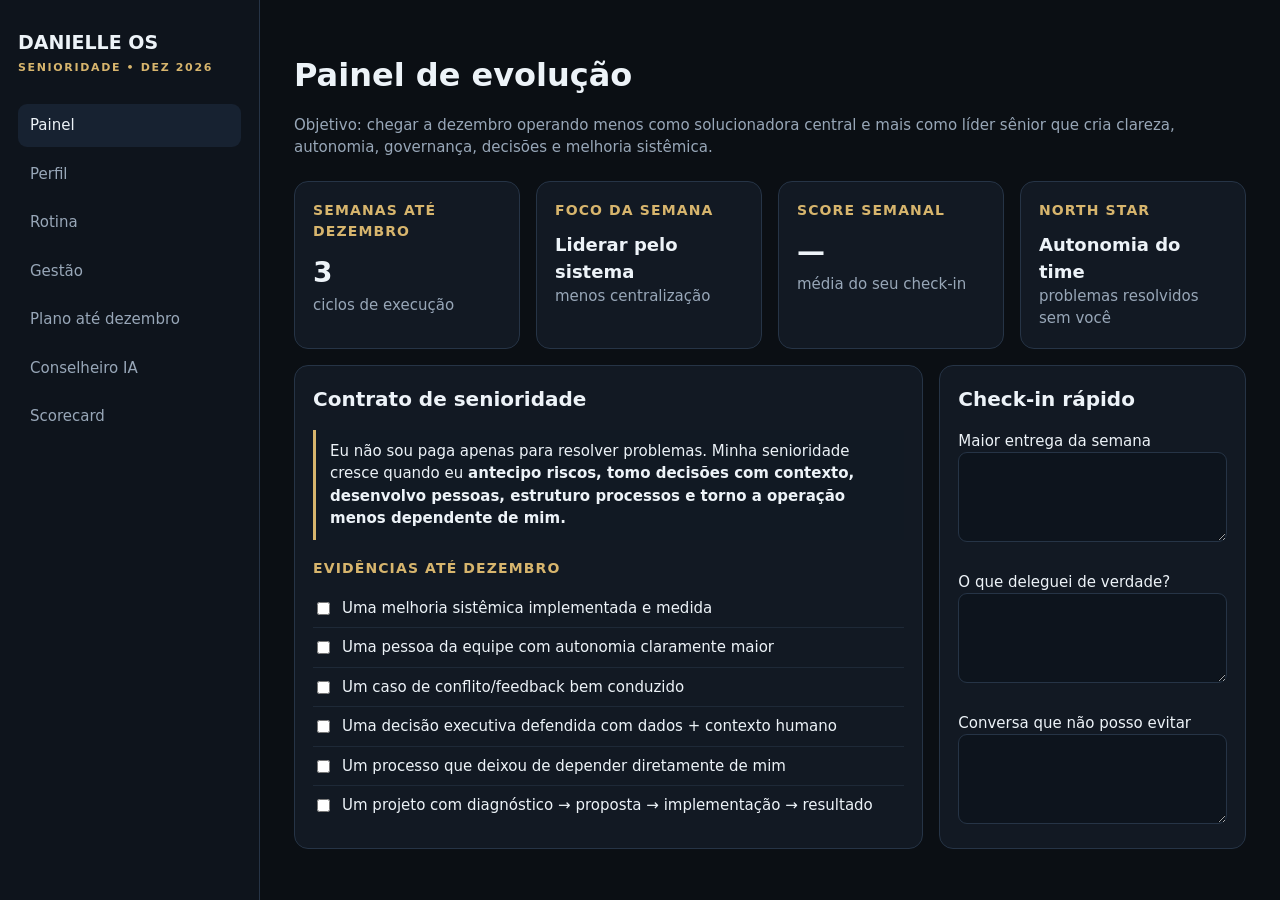
<file: index.html.html>
<!doctype html>
<html lang="pt-BR"><head><meta charset="utf-8"><meta name="viewport" content="width=device-width,initial-scale=1"><title>Danielle OS — Senioridade Dezembro 2026</title>
<style>
:root{--bg:#0b0f14;--panel:#121923;--panel2:#172231;--text:#edf3f8;--muted:#98a7b8;--line:#263446;--accent:#d7b56d;--good:#7cc5a3;--warn:#e3a86b}*{box-sizing:border-box}body{margin:0;background:var(--bg);color:var(--text);font:15px/1.5 Inter,system-ui,Segoe UI,Arial,sans-serif}button,input,textarea,select{font:inherit}.app{display:grid;grid-template-columns:260px 1fr;min-height:100vh}.side{position:sticky;top:0;height:100vh;padding:28px 18px;border-right:1px solid var(--line);background:#0e141c}.brand{font-size:19px;font-weight:800}.brand small{display:block;color:var(--accent);font-size:11px;letter-spacing:.15em;text-transform:uppercase;margin-top:3px}.nav{margin-top:28px;display:grid;gap:6px}.nav button{border:0;background:transparent;color:var(--muted);text-align:left;padding:10px 12px;border-radius:9px;cursor:pointer}.nav button.active,.nav button:hover{background:var(--panel2);color:var(--text)}.main{padding:34px;max-width:1400px;width:100%;margin:auto}.page{display:none}.page.active{display:block}h1{font-size:32px;margin:0 0 8px}h2{font-size:20px;margin:0 0 16px}h3{font-size:14px;color:var(--accent);text-transform:uppercase;letter-spacing:.08em;margin:0 0 10px}.lead{color:var(--muted);max-width:900px}.grid{display:grid;grid-template-columns:repeat(12,1fr);gap:16px;margin-top:22px}.card{background:var(--panel);border:1px solid var(--line);border-radius:14px;padding:18px}.c3{grid-column:span 3}.c4{grid-column:span 4}.c6{grid-column:span 6}.c8{grid-column:span 8}.c12{grid-column:span 12}.metric{font-size:28px;font-weight:800}.muted{color:var(--muted)}.bar{height:7px;background:#253142;border-radius:10px;overflow:hidden;margin-top:8px}.bar i{display:block;height:100%;background:var(--accent)}ul{padding-left:18px}.tag{display:inline-block;border:1px solid var(--line);border-radius:99px;padding:4px 8px;margin:3px;color:#cbd7e4;font-size:12px}.task{display:flex;gap:9px;align-items:flex-start;padding:8px 0;border-bottom:1px solid #1e2937}.task:last-child{border:0}.task input{margin-top:5px}.task.done span{text-decoration:line-through;color:#667585}.field{width:100%;background:#0d141d;border:1px solid var(--line);color:var(--text);border-radius:9px;padding:10px}.btn{border:1px solid var(--line);background:var(--panel2);color:var(--text);padding:9px 13px;border-radius:9px;cursor:pointer}.btn.primary{background:var(--accent);color:#17130b;border-color:var(--accent);font-weight:700}.row{display:flex;gap:10px;align-items:center;flex-wrap:wrap}.week{display:grid;grid-template-columns:repeat(5,1fr);gap:10px}.day{background:#0e151e;border:1px solid var(--line);border-radius:10px;padding:12px;min-height:180px}.day b{color:var(--accent)}.score{display:grid;grid-template-columns:1fr 80px;gap:10px;align-items:center;margin:7px 0}.chat{height:440px;overflow:auto;background:#0c1219;border:1px solid var(--line);border-radius:12px;padding:14px}.msg{max-width:82%;padding:10px 12px;border-radius:12px;margin:8px 0;white-space:pre-wrap}.me{margin-left:auto;background:#263548}.ai{background:#172231}.callout{border-left:3px solid var(--accent);padding:10px 14px;background:#111923}.tiny{font-size:12px}.danger{color:#efb0a7}.good{color:var(--good)}@media(max-width:900px){.app{display:block}.side{position:relative;height:auto;border-right:0}.nav{display:flex;overflow:auto}.main{padding:20px}.c3,.c4,.c6,.c8{grid-column:span 12}.week{grid-template-columns:1fr}.side .brand{margin-bottom:10px}}
</style></head><body><div class="app"><aside class="side"><div class="brand">DANIELLE OS<small>Senioridade • Dez 2026</small></div><div class="nav" id="nav"></div></aside><main class="main">
<section class="page active" data-page="painel"><h1>Painel de evolução</h1><p class="lead">Objetivo: chegar a dezembro operando menos como solucionadora central e mais como líder sênior que cria clareza, autonomia, governança, decisões e melhoria sistêmica.</p><div class="grid">
<div class="card c3"><h3>Semanas até dezembro</h3><div class="metric" id="weeks">—</div><div class="muted">ciclos de execução</div></div><div class="card c3"><h3>Foco da semana</h3><div class="metric" style="font-size:18px">Liderar pelo sistema</div><div class="muted">menos centralização</div></div><div class="card c3"><h3>Score semanal</h3><div class="metric" id="avgScore">—</div><div class="muted">média do seu check-in</div></div><div class="card c3"><h3>North Star</h3><div class="metric" style="font-size:18px">Autonomia do time</div><div class="muted">problemas resolvidos sem você</div></div>
<div class="card c8"><h2>Contrato de senioridade</h2><div class="callout">Eu não sou paga apenas para resolver problemas. Minha senioridade cresce quando eu <b>antecipo riscos, tomo decisões com contexto, desenvolvo pessoas, estruturo processos e torno a operação menos dependente de mim.</b></div><h3 style="margin-top:18px">Evidências até dezembro</h3><div id="evidenceTasks"></div></div>
<div class="card c4"><h2>Check-in rápido</h2><label>Maior entrega da semana</label><textarea class="field save" data-key="win" rows="3"></textarea><br><br><label>O que deleguei de verdade?</label><textarea class="field save" data-key="delegated" rows="3"></textarea><br><br><label>Conversa que não posso evitar</label><textarea class="field save" data-key="hardtalk" rows="3"></textarea></div></div></section>
<section class="page" data-page="perfil"><h1>Meu perfil operacional</h1><p class="lead">Hipóteses de trabalho integrando Big Five, DISC e Sabotadores. Use como mapa de observação, não como rótulo.</p><div class="grid"><div class="card c6"><h2>Forças predominantes</h2><span class="tag">Imaginação 96</span><span class="tag">Planejamento 75</span><span class="tag">Ambição 71</span><span class="tag">Abertura 69</span><span class="tag">Experimentação 65</span><span class="tag">DISC C 62</span><span class="tag">DISC D 55</span><p>Combinação central: <b>inovação alta + necessidade alta de estrutura</b>. Você tende a enxergar possibilidades e querer convertê-las em processos, critérios, indicadores e governança.</p></div><div class="card c6"><h2>Pontos de atenção</h2><span class="tag">Autodisciplina 32</span><span class="tag">Flexibilidade 5</span><span class="tag">Aprovação 65</span><span class="tag">Autocrítica 14/15</span><span class="tag">Hiper-racional 9,5</span><span class="tag">Esquivo 9</span><span class="tag">Hiper-realizador 8,5</span><p>Risco: tentar compensar incerteza com controle, análise ou trabalho adicional. O antídoto é criar <b>sistemas externos de execução e autonomia</b>, não exigir mais força de vontade.</p></div><div class="card c4"><h3>Meu melhor modo</h3><p>Estratégica, preparada, objetiva, estruturadora, curiosa, calma sob pressão e orientada a melhoria.</p></div><div class="card c4"><h3>Quando exagero</h3><p>Centralizo, reviso demais, busco fundamentação além do necessário, começo novas frentes, adio conversas desconfortáveis ou confundo meu método com o método correto.</p></div><div class="card c4"><h3>Pergunta-mestra</h3><p><b>“Isso precisa da Danielle ou precisa de um sistema melhor?”</b></p></div></div></section>
<section class="page" data-page="rotina"><h1>Sistema de rotina</h1><p class="lead">A rotina foi desenhada para reduzir dependência de memória e motivação. Ideia nova não vira prioridade automaticamente.</p><div class="grid"><div class="card c12"><h2>Semana padrão</h2><div class="week"><div class="day"><b>SEG • DIREÇÃO</b><p>30–45 min de planejamento.</p><p>1 resultado da semana<br>3 entregas críticas<br>delegações<br>riscos</p></div><div class="day"><b>TER • EXECUÇÃO</b><p>Bloco profundo.</p><p>Resolver trabalho estratégico antes de manutenção. Fazer 1 checkpoint de delegação.</p></div><div class="day"><b>QUA • PESSOAS</b><p>1:1 / feedback / desenvolvimento.</p><p>Reconhecimento específico + uma pergunta de coaching.</p></div><div class="day"><b>QUI • SISTEMA</b><p>Processos, indicadores e melhoria.</p><p>Eliminar uma causa de retrabalho ou dependência.</p></div><div class="day"><b>SEX • FECHAMENTO</b><p>Revisão de 30 min.</p><p>Entregas, aprendizados, evidências de senioridade e preparação da próxima semana.</p></div></div></div><div class="card c6"><h2>Ritual diário — 10 min</h2><div id="dailyTasks"></div><textarea class="field save" data-key="todayResult" rows="2" placeholder="Resultado que precisa existir hoje"></textarea></div><div class="card c6"><h2>Encerramento — 5 min</h2><textarea class="field save" data-key="delivered" rows="2" placeholder="Entreguei..."></textarea><br><br><textarea class="field save" data-key="learned" rows="2" placeholder="Aprendi..."></textarea><br><br><textarea class="field save" data-key="tomorrow" rows="2" placeholder="Primeiro passo de amanhã..."></textarea></div><div class="card c12"><h2>Backlog — NÃO AGORA</h2><div class="row"><input id="idea" class="field" style="flex:1" placeholder="Nova ideia, projeto ou melhoria"><button class="btn" onclick="addIdea()">Estacionar</button></div><div id="ideas"></div></div></div></section>
<section class="page" data-page="gestao"><h1>Sistema de gestão</h1><p class="lead">Princípio: clareza alta, autonomia crescente e controle proporcional ao risco.</p><div class="grid"><div class="card c6"><h2>Delegação</h2><ol><li>Resultado esperado</li><li>Prazo</li><li>Critério de qualidade</li><li>Limites de autonomia</li><li>Checkpoint</li><li>Quando me acionar</li></ol><div class="callout">Antes de corrigir: <b>“Está errado ou só não é o meu jeito?”</b></div></div><div class="card c6"><h2>Níveis de autonomia</h2><p><b>N1</b> — execute como orientado</p><p><b>N2</b> — analise e me proponha</p><p><b>N3</b> — decida e me informe</p><p><b>N4</b> — decida e execute</p></div><div class="card c6"><h2>Feedback</h2><p><b>Fato → Impacto → Expectativa → Pergunta</b></p><textarea class="field save" data-key="feedbackDraft" rows="7" placeholder="Escreva aqui o caso e depois leve ao Conselheiro IA..."></textarea></div><div class="card c6"><h2>1:1 quinzenal</h2><p>5 min — pessoa<br>10 min — operação<br>10 min — desenvolvimento<br>5 min — meu feedback<br>5 min — compromisso</p><div class="callout">Não transformar 1:1 em reunião de status.</div></div><div class="card c12"><h2>Mapa da equipe</h2><div id="team"></div><button class="btn" onclick="addPerson()">+ pessoa</button><p class="tiny muted">Amanhã, inclua o DISC de cada pessoa. Não use DISC para rotular: registre também evidências observadas, motivadores, autonomia e desenvolvimento.</p></div></div></section>
<section class="page" data-page="plano"><h1>Plano até dezembro</h1><p class="lead">Ciclos de duas semanas: estudar pouco, executar muito e produzir evidência real de senioridade.</p><div class="grid" id="cycles"></div></section>
<section class="page" data-page="coach"><h1>Conselheiro de Gestão</h1><p class="lead">Este módulo usa seu perfil e contexto para estruturar pedidos de aconselhamento. Sem uma chave/API ou backend, um HTML local não consegue chamar um GPT com segurança. Por isso, ele gera um prompt completo para você colar no ChatGPT; depois pode ser conectado a uma API/backend.</p><div class="grid"><div class="card c4"><h2>Contexto</h2><select id="adviceType" class="field"><option>Feedback</option><option>Delegação</option><option>Conflito</option><option>1:1</option><option>Decisão operacional</option><option>Desenvolvimento da equipe</option><option>Comunicação com liderança/stakeholder</option></select><br><br><textarea id="case" class="field" rows="12" placeholder="Descreva o caso: fatos, pessoas, objetivo, restrições e o que você está pensando em fazer."></textarea><br><br><button class="btn primary" onclick="askCoach()">Gerar aconselhamento</button></div><div class="card c8"><h2>Análise</h2><div class="chat" id="chat"><div class="msg ai">Descreva um caso real. Vou gerar um prompt de aconselhamento que considera seu perfil, seus riscos de liderança e um método de decisão.</div></div><div class="row" style="margin-top:10px"><button class="btn" onclick="copyPrompt()">Copiar prompt completo</button></div></div></div></section>
<section class="page" data-page="score"><h1>Scorecard semanal</h1><p class="lead">A senioridade precisa aparecer em comportamento observável, não apenas em sensação de evolução.</p><div class="grid"><div class="card c6" id="scores"></div><div class="card c6"><h2>Evidências da semana</h2><textarea class="field save" data-key="evidence" rows="12" placeholder="Decisão tomada, processo melhorado, problema antecipado, pessoa desenvolvida, conflito conduzido, resultado mensurável..."></textarea><br><br><button class="btn primary" onclick="saveScores()">Salvar semana</button></div><div class="card c12"><h2>Histórico</h2><div id="history"></div></div></div></section>
</main></div><script>
const pages=[['painel','Painel'],['perfil','Perfil'],['rotina','Rotina'],['gestao','Gestão'],['plano','Plano até dezembro'],['coach','Conselheiro IA'],['score','Scorecard']];
const nav=document.getElementById('nav');pages.forEach(([id,n],i)=>{let b=document.createElement('button');b.textContent=n;b.className=i?'':'active';b.onclick=()=>{document.querySelectorAll('.page').forEach(x=>x.classList.toggle('active',x.dataset.page===id));document.querySelectorAll('.nav button').forEach(x=>x.classList.remove('active'));b.classList.add('active')};nav.appendChild(b)});
const store=(k,v)=>localStorage.setItem('dos_'+k,JSON.stringify(v)),load=(k,d)=>{try{return JSON.parse(localStorage.getItem('dos_'+k))??d}catch{return d}};
document.querySelectorAll('.save').forEach(e=>{e.value=load(e.dataset.key,'');e.oninput=()=>store(e.dataset.key,e.value)});
const checklist=(el,key,items)=>{let state=load(key,{});el.innerHTML='';items.forEach((t,i)=>{let d=document.createElement('label');d.className='task '+(state[i]?'done':'');d.innerHTML=`<input type="checkbox" ${state[i]?'checked':''}><span>${t}</span>`;d.querySelector('input').onchange=e=>{state[i]=e.target.checked;store(key,state);d.classList.toggle('done',e.target.checked)};el.appendChild(d)})};
checklist(document.getElementById('dailyTasks'),'daily',['Definir 1 resultado do dia','Escolher até 3 manutenções','Definir 1 delegação','Identificar 1 conversa importante','Escolher conscientemente algo que NÃO farei']);
checklist(document.getElementById('evidenceTasks'),'evidences',['Uma melhoria sistêmica implementada e medida','Uma pessoa da equipe com autonomia claramente maior','Um caso de conflito/feedback bem conduzido','Uma decisão executiva defendida com dados + contexto humano','Um processo que deixou de depender diretamente de mim','Um projeto com diagnóstico → proposta → implementação → resultado']);
function renderIdeas(){let a=load('ideas',[]),el=document.getElementById('ideas');el.innerHTML=a.map((x,i)=>`<div class="task"><span style="flex:1">${x}</span><button class="btn tiny" onclick="delIdea(${i})">remover</button></div>`).join('')}function addIdea(){let e=document.getElementById('idea');if(!e.value.trim())return;let a=load('ideas',[]);a.push(e.value.trim());store('ideas',a);e.value='';renderIdeas()}function delIdea(i){let a=load('ideas',[]);a.splice(i,1);store('ideas',a);renderIdeas()}renderIdeas();
const cycles=[['1–2','Autogestão','Mapear gatilhos, autocrítica, hiper-racionalidade e hiper-realização.','Diário de 10 ocorrências reais + 1 mudança de comportamento.'],['3–4','Execução','WIP limitado, timeboxing, definição de pronto e regra dos 70%.','Aumentar taxa de conclusão sem aumentar horas.'],['5–6','Comunicação executiva','Síntese, assertividade, storytelling de decisão e comunicação para cima.','1 decisão apresentada em 30s, 2min e 5min.'],['7–8','Delegação','Resultado, autonomia, checkpoints e tolerância a métodos diferentes.','Mover pelo menos uma responsabilidade recorrente para N3/N4.'],['9–10','Feedback & conflitos','Fato-impacto-expectativa-pergunta; conversas difíceis cedo.','2 feedbacks documentados + follow-up.'],['11–12','Gestão por indicadores','Indicadores que geram decisão, não dashboard decorativo.','1 rotina gerencial baseada em indicador e ação.'],['13–14','Stakeholders','Influência sem autoridade, negociação e alinhamento de governança.','1 caso real com decisão/alinhamento destravado.'],['15–16','Projeto sênior','Diagnóstico → business case → implementação → mensuração.','Case executivo de dezembro.']];document.getElementById('cycles').innerHTML=cycles.map(c=>`<div class="card c6"><h3>Semanas ${c[0]}</h3><h2>${c[1]}</h2><p>${c[2]}</p><p class="good"><b>Evidência:</b> ${c[3]}</p></div>`).join('');
let team=load('team',[{name:'Pessoa 1',disc:'',aut:'N1',obs:''},{name:'Pessoa 2',disc:'',aut:'N1',obs:''},{name:'Pessoa 3',disc:'',aut:'N1',obs:''}]);function renderTeam(){let el=document.getElementById('team');el.innerHTML=team.map((p,i)=>`<div class="card" style="margin:10px 0"><div class="row"><input class="field" style="flex:1" value="${p.name}" onchange="team[${i}].name=this.value;saveTeam()"><input class="field" style="width:150px" placeholder="DISC" value="${p.disc}" onchange="team[${i}].disc=this.value;saveTeam()"><select class="field" style="width:110px" onchange="team[${i}].aut=this.value;saveTeam()">${['N1','N2','N3','N4'].map(x=>`<option ${p.aut===x?'selected':''}>${x}</option>`).join('')}</select></div><textarea class="field" rows="3" placeholder="Evidências, motivadores, desenvolvimento, acordos..." onchange="team[${i}].obs=this.value;saveTeam()">${p.obs}</textarea></div>`).join('')}function saveTeam(){store('team',team)}function addPerson(){team.push({name:'Nova pessoa',disc:'',aut:'N1',obs:''});saveTeam();renderTeam()}renderTeam();
const scoreNames=['Foco','Execução','Delegação','Comunicação','Liderança','Energia','Autocrítica saudável','Conversas difíceis'];document.getElementById('scores').innerHTML='<h2>Notas 0–10</h2>'+scoreNames.map((x,i)=>`<div class="score"><label>${x}</label><input class="field scoreInput" data-name="${x}" type="number" min="0" max="10" value="5"></div>`).join('');function saveScores(){let vals={date:new Date().toLocaleDateString('pt-BR'),scores:{},evidence:load('evidence','')};document.querySelectorAll('.scoreInput').forEach(e=>vals.scores[e.dataset.name]=+e.value);let h=load('scoreHistory',[]);h.unshift(vals);store('scoreHistory',h);renderHistory();updateAvg()}function renderHistory(){let h=load('scoreHistory',[]);document.getElementById('history').innerHTML=h.length?h.map(x=>`<div class="task"><span><b>${x.date}</b> — média ${(Object.values(x.scores).reduce((a,b)=>a+b,0)/Object.values(x.scores).length).toFixed(1)}<br><span class="muted tiny">${x.evidence||''}</span></span></div>`).join(''):'<span class="muted">Nenhum check-in salvo ainda.</span>'}function updateAvg(){let h=load('scoreHistory',[]);document.getElementById('avgScore').textContent=h.length?(Object.values(h[0].scores).reduce((a,b)=>a+b,0)/Object.values(h[0].scores).length).toFixed(1):'—'}renderHistory();updateAvg();
let lastPrompt='';function askCoach(){let type=document.getElementById('adviceType').value,cs=document.getElementById('case').value.trim();if(!cs)return;let teamContext=team.map(p=>`${p.name}: DISC ${p.disc||'não informado'}, autonomia ${p.aut}, observações: ${p.obs||'—'}`).join('\n');lastPrompt=`Atue como meu mentor executivo e coach de liderança. Não concorde automaticamente comigo. Separe fatos de interpretação, identifique vieses e riscos, e priorize desenvolvimento da equipe e senioridade.\n\nMEU PERFIL: Big Five: imaginação 96, planejamento 75, ambição 71, abertura 69, experimentação 65, necessidade de aprovação 65, autodisciplina 32, sociabilidade 30, desinibição 25, flexibilidade 5. DISC: C62/D55/S30/I20, perfil CD. Sabotadores mais altos: hiper-racional 9,5; esquivo 9; hipervigilante 8,5; hiper-realizador 8,5; controlador 8; inquieto 7. Autocrítica 14/15. Trate isso como hipóteses, não rótulos.\n\nEQUIPE:\n${teamContext}\n\nTIPO DE SITUAÇÃO: ${type}\nCASO: ${cs}\n\nResponda nesta ordem: 1) fatos vs interpretações; 2) meu possível ponto cego/sabotador; 3) impacto na pessoa/equipe; 4) três opções com trade-offs; 5) recomendação prática sem decidir por mim; 6) se for feedback, escreva uma versão Fato→Impacto→Expectativa→Pergunta; 7) perguntas que eu deveria fazer em vez de dar a solução; 8) como transformar o caso em evidência de senioridade; 9) ação e follow-up com prazo.`;let chat=document.getElementById('chat');chat.innerHTML+=`<div class="msg me">${cs}</div><div class="msg ai">Prompt estratégico gerado. Clique em “Copiar prompt completo” e cole no ChatGPT.\n\nEle já inclui seu perfil, contexto da equipe e o framework de análise. Quando você preencher o DISC das meninas, esse contexto também entrará automaticamente.</div>`;chat.scrollTop=chat.scrollHeight}function copyPrompt(){if(!lastPrompt)return;navigator.clipboard.writeText(lastPrompt).then(()=>alert('Prompt copiado.'))}
let now=new Date(),target=new Date('2026-12-20T00:00:00');document.getElementById('weeks').textContent=Math.max(0,Math.ceil((target-now)/(7*864e5)));
</script></body></html>
</file>
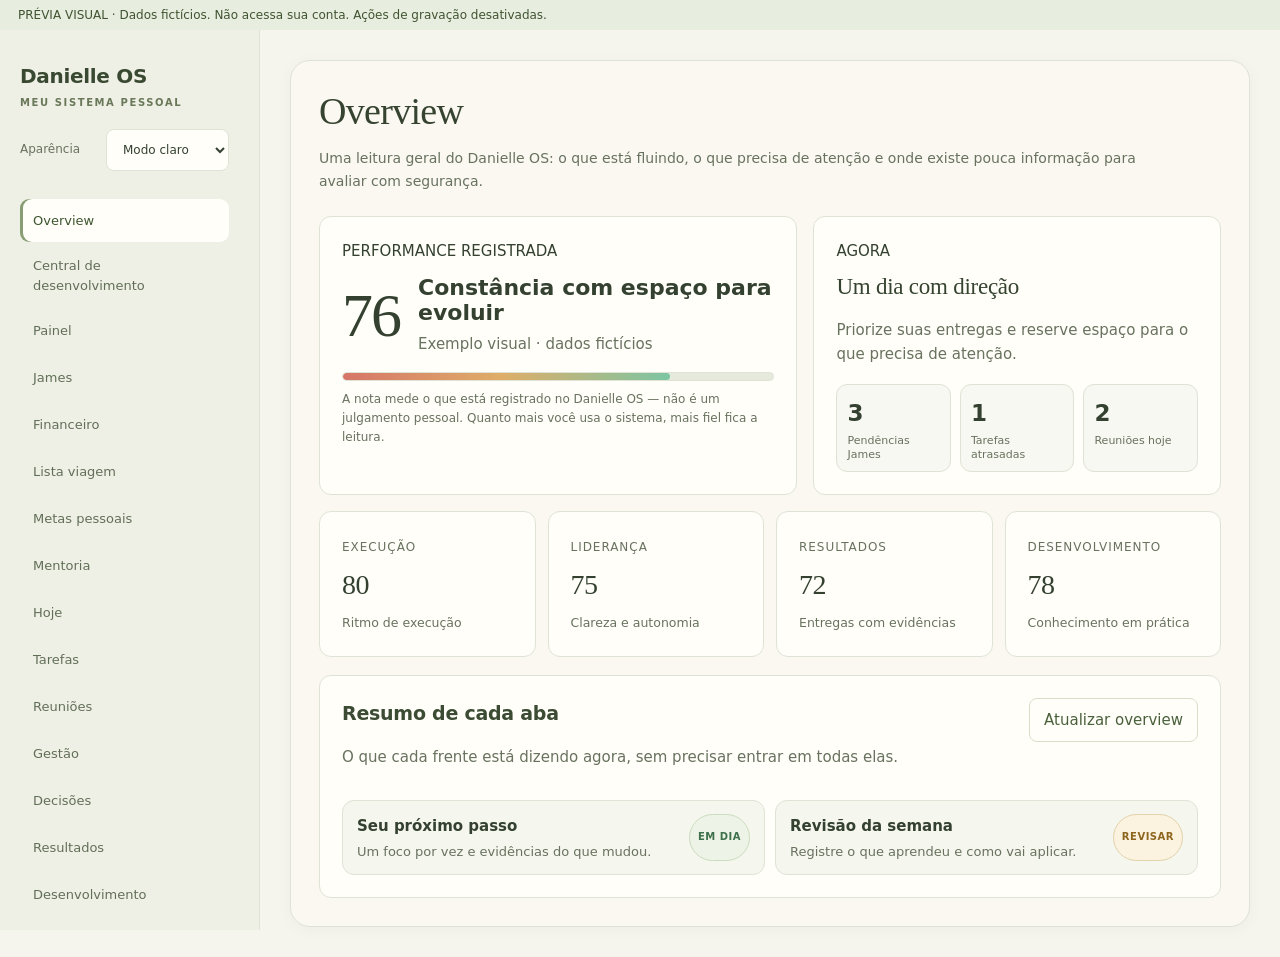
<file: tests/fixtures/appearance.html>
<!doctype html><html lang="pt-BR"><head><meta charset="utf-8"><meta name="viewport" content="width=device-width,initial-scale=1"><meta name="robots" content="noindex,nofollow"><title>Prévia · Aparência Danielle OS</title><script src="../../appearance.js?v=1"></script></head><body><div id="previewNotice" style="padding:8px 18px;background:#e7eddf;color:#405431;font:12px system-ui">PRÉVIA VISUAL · Dados fictícios. Não acessa sua conta. Ações de gravação desativadas.</div><div class="app"><aside class="side"><div class="brand">Danielle OS<small>MEU SISTEMA PESSOAL</small></div><div class="appearance-control"><label for="previewAppearance">Aparência</label><select id="previewAppearance" data-appearance-select><option value="light">Modo claro</option><option value="dark">Modo escuro</option></select></div><nav id="nav" class="nav"></nav></aside><main class="main" id="previewMain"></main></div><script>
(async()=>{
 const base=new URL('../../index.html',location.href),response=await fetch(base.href+'?clean-preview='+Date.now(),{cache:'no-store'});if(!response.ok)throw new Error('Não consegui carregar a prévia.');const html=await response.text(),source=new DOMParser().parseFromString(html,'text/html');
 for(const node of source.querySelectorAll('style,link[rel=stylesheet]')){const copy=node.cloneNode(true);if(copy.tagName==='LINK')copy.href=new URL(node.getAttribute('href'),base).href;document.head.append(copy);}
 const root=document.getElementById('previewMain');for(const page of source.querySelectorAll('section.page')){const copy=page.cloneNode(true);copy.querySelectorAll('script').forEach(s=>s.remove());for(const el of [copy,...copy.querySelectorAll('*')])for(const attr of [...el.attributes])if(attr.name.startsWith('on'))el.removeAttribute(attr.name);copy.querySelectorAll('form').forEach(f=>f.addEventListener('submit',e=>e.preventDefault()));root.append(copy);}
 const central=document.createElement('section');central.className='page';central.dataset.page='central';central.innerHTML='<h1>Central de desenvolvimento</h1><p class="lead">Seu plano e seus aprendizados, no mesmo lugar.</p><div class="card"><h2>Plano de desenvolvimento</h2><p class="muted">A central compartilhada também usa o novo visual claro.</p></div>';root.append(central);
 const definition=html.match(/const pages=\[([\s\S]*?)\];/)[1],pages=[...definition.matchAll(/\['([^']+)','([^']+)'\]/g)].map(m=>[m[1],m[2]]);
 function activate(id){document.querySelectorAll('.page').forEach(p=>p.classList.toggle('active',p.dataset.page===id));document.querySelectorAll('#nav button').forEach(b=>b.classList.toggle('active',b.dataset.page===id));history.replaceState(null,'','#'+id);window.scrollTo(0,0);}
 for(const [id,label] of pages){const button=document.createElement('button');button.textContent=label;button.dataset.page=id;button.onclick=()=>activate(id);document.getElementById('nav').append(button);}
 document.querySelectorAll('[data-fin-tab]').forEach(b=>b.addEventListener('click',()=>{document.querySelectorAll('[data-fin-panel]').forEach(p=>p.classList.toggle('active',p.dataset.finPanel===b.dataset.finTab));document.querySelectorAll('[data-fin-tab]').forEach(x=>x.classList.toggle('primary',x===b));}));
 const values={overviewScore:'76',overviewLabel:'Constância com espaço para evoluir',overviewConfidence:'Exemplo visual · dados fictícios',overviewNowTitle:'Um dia com direção',overviewNowText:'Priorize suas entregas e reserve espaço para o que precisa de atenção.',overviewPending:'3',overviewOverdue:'1',overviewMeetings:'2',overviewExecScore:'80',overviewLeadershipScore:'75',overviewResultsScore:'72',overviewDevScore:'78',overviewExecLabel:'Ritmo de execução',overviewLeadershipLabel:'Clareza e autonomia',overviewResultsLabel:'Entregas com evidências',overviewDevLabel:'Conhecimento em prática',finIncome:'R$ 8.000',finSpend:'R$ 4.200',finNet:'R$ 3.800',finSavingsRate:'47,5%',finInterest:'R$ 0',finAccountBalance:'R$ 5.000',finLiveBalance:'R$ 5.000',finLiveCommitted:'R$ 1.200',finLiveFree:'R$ 3.800',finLiveDue:'2 contas',financeDataQuality:'Valores de demonstração · sem dados reais',finCashIn:'R$ 8.000',finCashOut:'R$ 4.500',finCashNet:'R$ 3.500',finCardPayments:'R$ 2.000',needsCount:'2',draftCount:'1'};for(const [id,text] of Object.entries(values)){const el=document.getElementById(id);if(el)el.textContent=text;}
 document.getElementById('overviewMeterFill').style.width='76%';document.getElementById('overviewModules').innerHTML='<div class="overview-module"><div><b>Seu próximo passo</b><p>Um foco por vez e evidências do que mudou.</p></div><span class="performance-chip great">Em dia</span></div><div class="overview-module"><div><b>Revisão da semana</b><p>Registre o que aprendeu e como vai aplicar.</p></div><span class="performance-chip attention">Revisar</span></div>';
 document.getElementById('needsMeList').innerHTML='<article class="assistant-item" data-source="slack"><div class="item-source-row"><span class="source-pill">Slack · exemplo</span></div><div class="item-title">Confirmar o próximo alinhamento</div><p class="item-meta">Hoje · depende da sua decisão</p><div class="item-why">Uma decisão clara destrava o próximo passo.</div><div class="assistant-actions"><button class="btn done-btn">Concluir</button><button class="btn">Ver detalhes</button></div></article><article class="assistant-item high" data-source="gmail"><span class="source-pill">E-mail · exemplo</span><p class="item-title">Revisar a proposta recebida</p><p class="item-meta">Prazo de demonstração</p><button class="btn">Abrir</button></article>';
 document.getElementById('draftWaitingList').innerHTML='<article class="assistant-item" data-source="gmail"><div class="item-title">Resposta para revisão</div><div class="reply-box">Obrigada pelo retorno. Vou conferir os pontos e confirmar o próximo passo.</div><div class="assistant-actions"><button class="btn">Copiar rascunho</button></div></article>';
 document.getElementById('financeAlerts').innerHTML='<div class="finance-alert good">Compromissos cobertos neste exemplo.</div><div class="finance-alert high">Exemplo de aviso com contraste preservado.</div>';
 document.getElementById('financeHealth').innerHTML='<div class="finance-health-item"><b class="good">Em dia</b><span>Contas do exemplo</span></div><div class="finance-health-item"><b>47,5%</b><span>Taxa de sobra</span></div>';
 activate(location.hash.slice(1)||'overview');
})().catch(e=>document.getElementById('previewNotice').textContent=e.message);
</script></body></html>
</file>
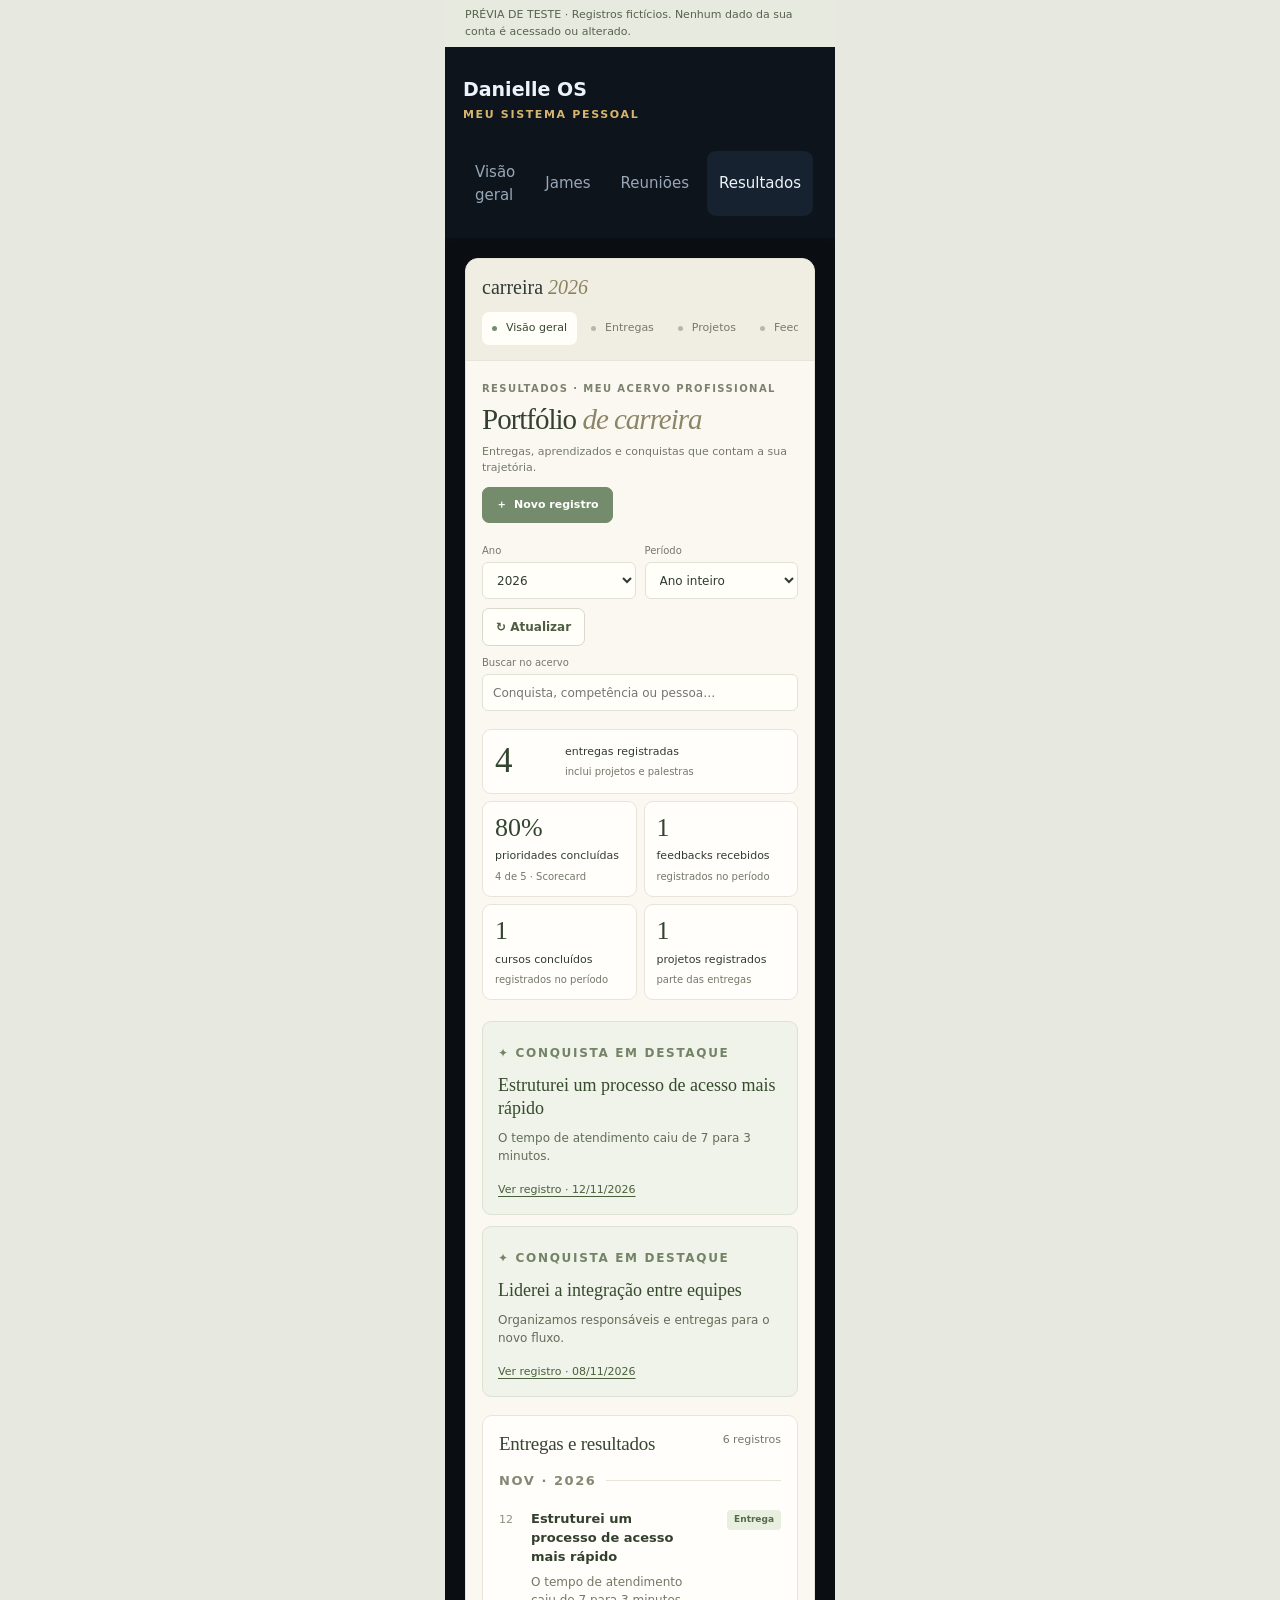
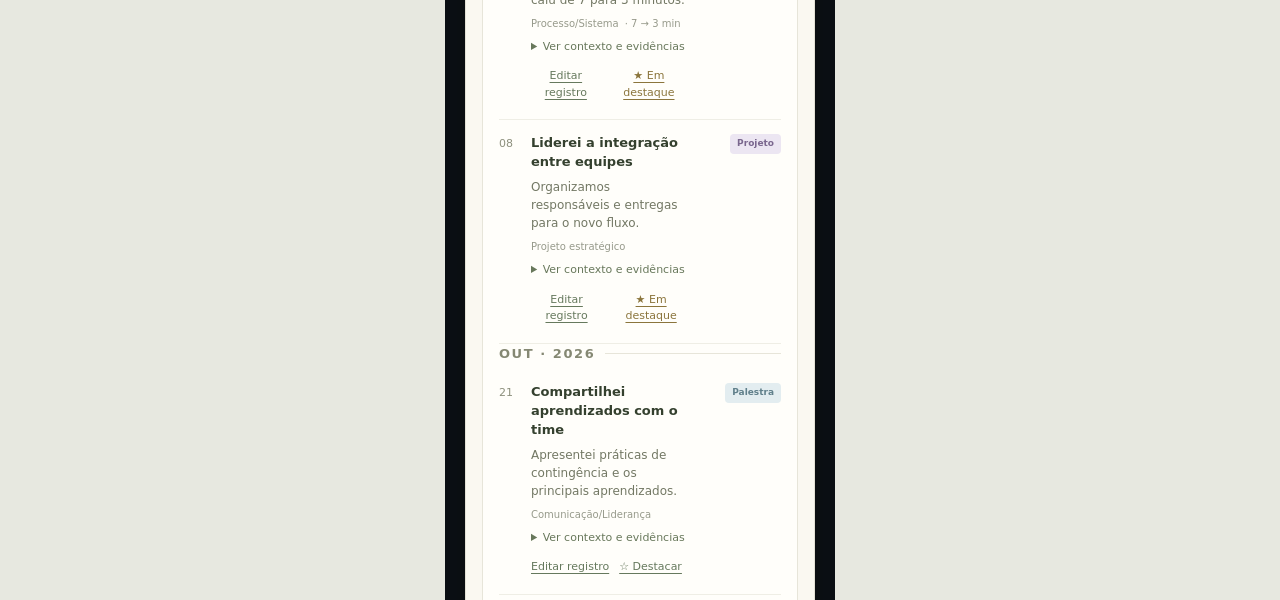
<file: tests/fixtures/career-portfolio-mobile.html>
<!doctype html>
<html lang="pt-BR"><head><meta charset="utf-8"><meta name="robots" content="noindex,nofollow"><title>Prévia móvel · Portfólio</title></head>
<body style="margin:0;background:#e7e8e0;display:flex;justify-content:center"><iframe title="Danielle OS em tela de celular" src="career-portfolio.html" style="border:0;width:390px;height:2200px"></iframe></body></html>
</file>
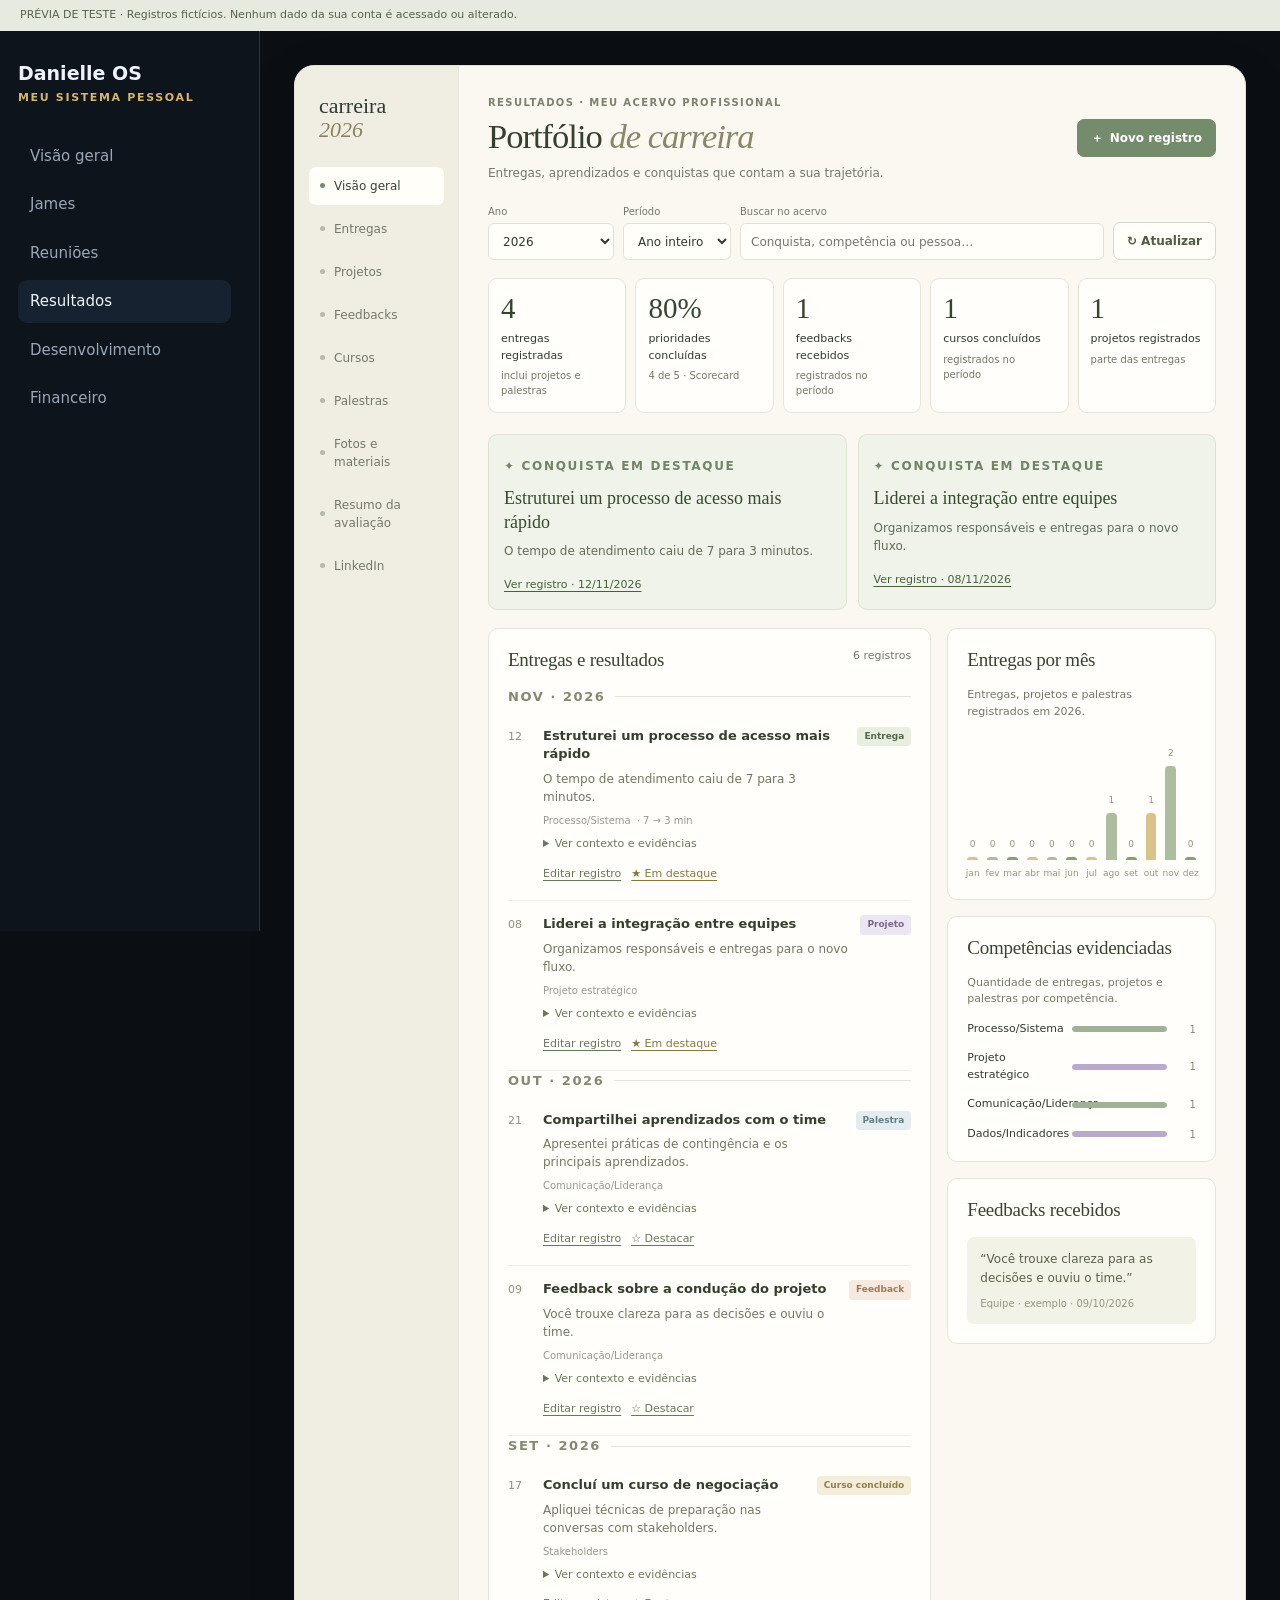
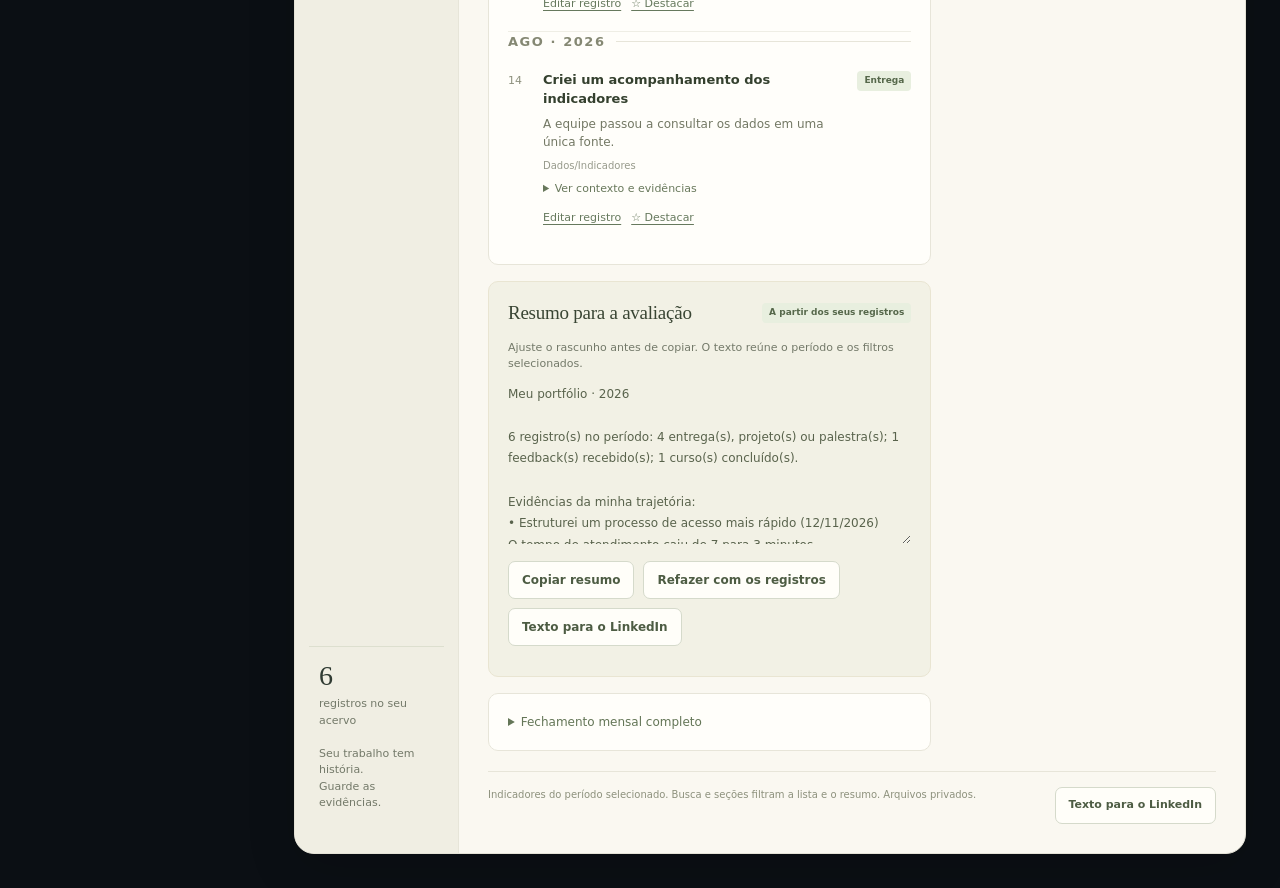
<file: tests/fixtures/career-portfolio.html>
<!doctype html>
<html lang="pt-BR">
<head>
  <meta charset="utf-8"><meta name="viewport" content="width=device-width,initial-scale=1">
  <meta name="robots" content="noindex,nofollow">
  <title>Prévia visual · Portfólio de carreira</title>
  <link rel="stylesheet" href="../../career-portfolio.css?v=3">
</head>
<body>
  <p id="fixtureStatus" style="margin:0;padding:7px 20px;background:#e7ebdf;color:#56634d;font:11px/1.5 system-ui">PRÉVIA DE TESTE · Registros fictícios. Nenhum dado da sua conta é acessado ou alterado.</p>
  <div class="app"><aside class="side"><div class="brand">Danielle OS<small>MEU SISTEMA PESSOAL</small></div><div class="nav"><button>Visão geral</button><button>James</button><button>Reuniões</button><button class="active" data-page="senioridade">Resultados</button><button>Desenvolvimento</button><button>Financeiro</button></div></aside><main class="main" id="fixtureMain"></main></div>
  <script>
    // A public visual regression fixture. Auth and production APIs are never initialized.
    var currentUserId='preview',loadSeniorityEvidence,saveSeniorityEvidence;
    var isoDateLocal=()=>new Date().toLocaleDateString('en-CA'),numericDelta=()=>null;
    var loadMonthlyReview=async()=>{},refreshDashboardMetrics=async()=>{};
    var cloudMsg=message=>document.getElementById('fixtureStatus').textContent='PRÉVIA DE TESTE · '+message;
    const fixtureYear=new Date().getFullYear();
    const fixtureRows=[
      ['11-12','delivery','Estruturei um processo de acesso mais rápido','O tempo de atendimento caiu de 7 para 3 minutos.','Processo/Sistema',true],
      ['11-08','project','Liderei a integração entre equipes','Organizamos responsáveis e entregas para o novo fluxo.','Projeto estratégico',true],
      ['10-21','talk','Compartilhei aprendizados com o time','Apresentei práticas de contingência e os principais aprendizados.','Comunicação/Liderança',false],
      ['10-09','feedback','Feedback sobre a condução do projeto','Você trouxe clareza para as decisões e ouviu o time.','Comunicação/Liderança',false],
      ['09-17','course','Concluí um curso de negociação','Apliquei técnicas de preparação nas conversas com stakeholders.','Stakeholders',false],
      ['08-14','delivery','Criei um acompanhamento dos indicadores','A equipe passou a consultar os dados em uma única fonte.','Dados/Indicadores',false]
    ].map(([day,type,title,result,competency,featured],i)=>({id:'sample-'+i,user_id:'preview',evidence_date:fixtureYear+'-'+day,entry_type:type,title,result,competency,domain:competency,featured,evidence_strength:4,situation:'Contexto de demonstração visual.',action_taken:i===0?'Revisei o fluxo com a equipe e documentei as etapas de atendimento.':'',lesson_learned:i===0?'Testar o fluxo com quem atende ajuda a encontrar os gargalos.':'',stakeholder:'Equipe · exemplo',created_at:fixtureYear+'-'+day+'T12:00:00Z',before_value:i===0?'7':null,after_value:i===0?'3':null,metric_unit:i===0?'min':null}));
    const fixtureEmpty=new URLSearchParams(location.search).has('empty');
    const fixtureTables={seniority_evidence:fixtureEmpty?[]:fixtureRows,weekly_scorecards:fixtureEmpty?[]:[{id:'score1',user_id:'preview',week_start:fixtureYear+'-11-09',priorities_planned:5,priorities_completed:4}],career_portfolio_assets:[]};
    var sb={from(table){let mode='read',payload,filters=[],range=[0,999];const q={select(){return q},eq(k,v){filters.push([k,v]);return q},order(){return q},range(a,b){range=[a,b];return q},upsert(p){mode='upsert';payload=p;return q},update(p){mode='update';payload=p;return q},single(){return q},then(ok,bad){let result;if(mode==='upsert'){const item={...payload},i=fixtureTables[table].findIndex(r=>r.id===item.id);if(i<0)fixtureTables[table].push(item);else fixtureTables[table][i]=item;result=item;}else if(mode==='update'){const row=fixtureTables[table].find(r=>filters.every(([k,v])=>r[k]===v));Object.assign(row,payload);result=row;}else result=fixtureTables[table].filter(r=>filters.every(([k,v])=>r[k]===v)).slice(range[0],range[1]+1);return Promise.resolve({data:result,error:null}).then(ok,bad)}};return q},storage:{from(){return {upload:async()=>({error:{message:'Uploads não estão ativos na prévia visual.'}})}}}};
    (async()=>{
      const response=await fetch('../../index.html?portfolio-preview='+Date.now(),{cache:'no-store'});if(!response.ok)throw new Error('Não foi possível obter a página.');
      const source=new DOMParser().parseFromString(await response.text(),'text/html');
      source.querySelectorAll('style').forEach(style=>document.head.append(style.cloneNode(true)));
      const link=document.querySelector('link[rel=stylesheet]');document.head.append(link);
      const section=source.querySelector('[data-page=senioridade]');section.classList.add('active');document.getElementById('fixtureMain').append(section);
      const script=document.createElement('script');script.src='../../career-portfolio.js?v=4';document.body.append(script);
    })().catch(error=>document.getElementById('fixtureStatus').textContent='Falha na prévia: '+error.message);
  </script>
</body>
</html>
</file>
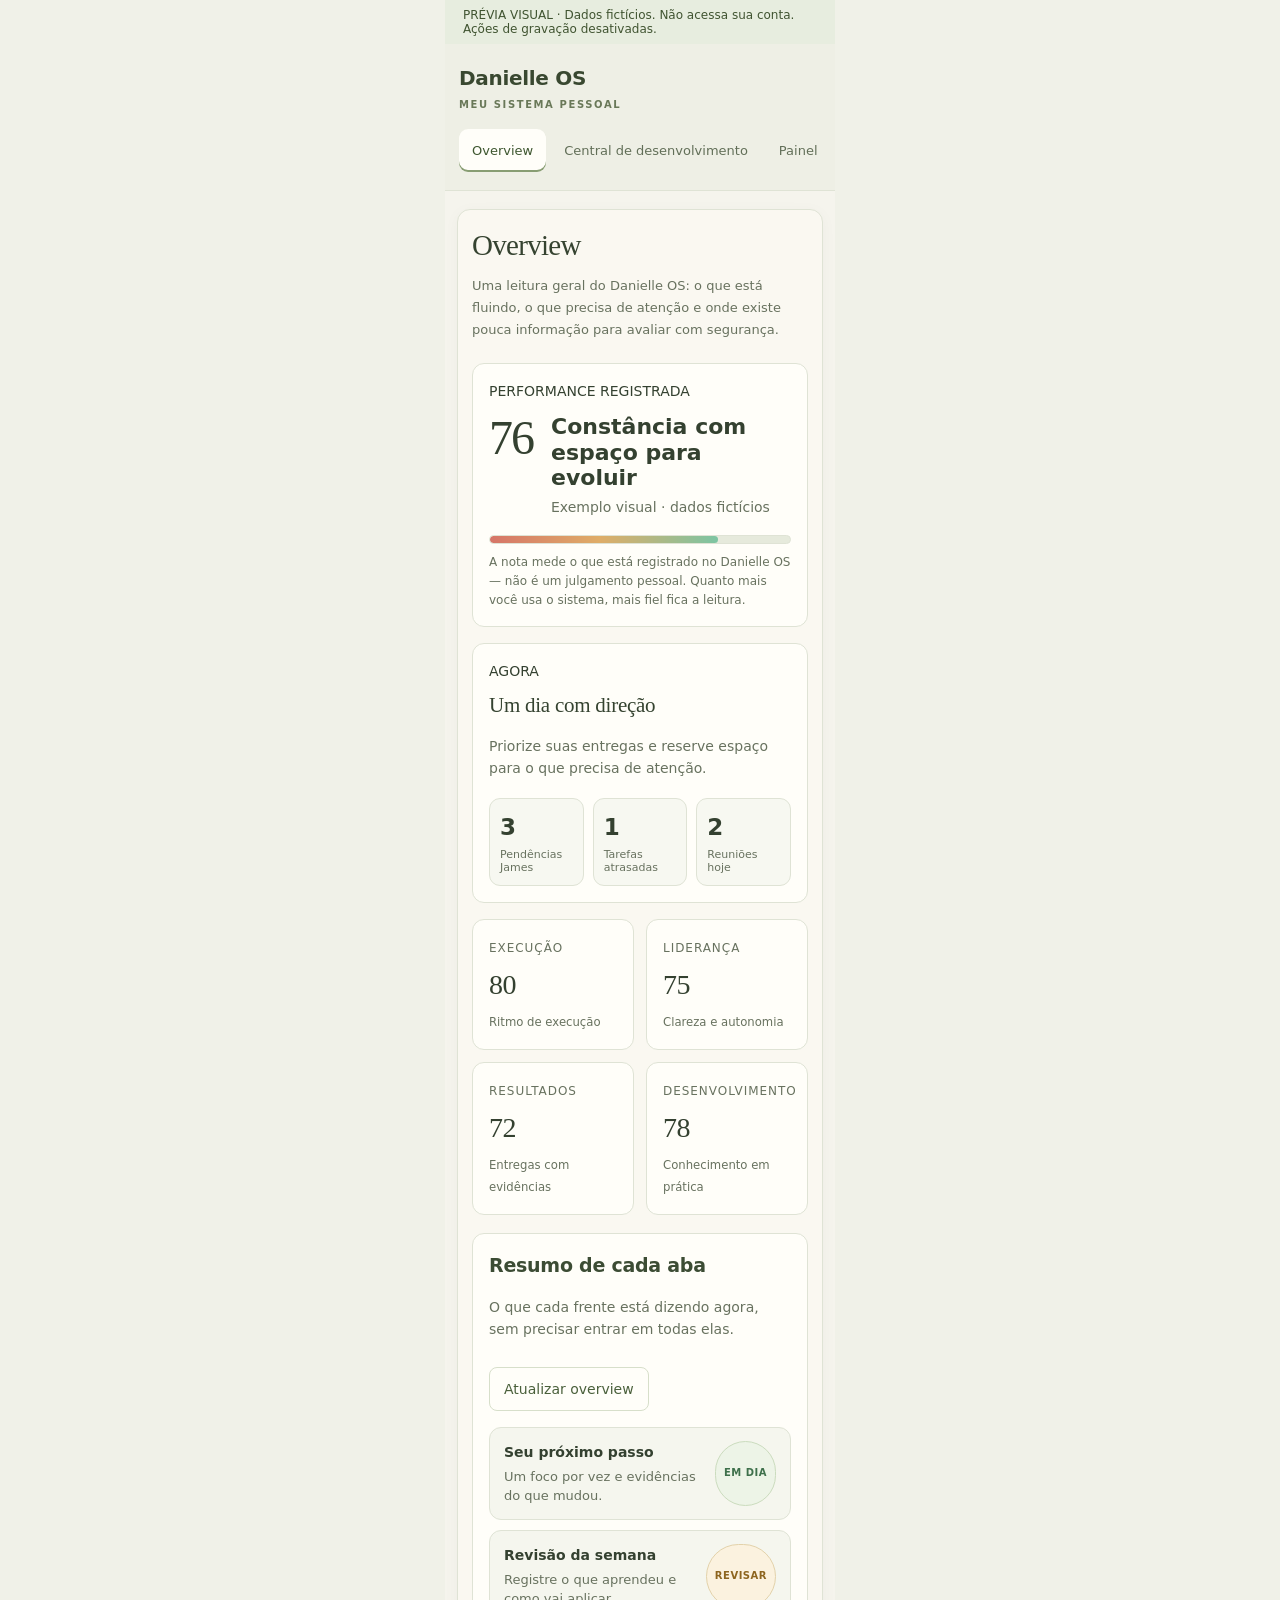
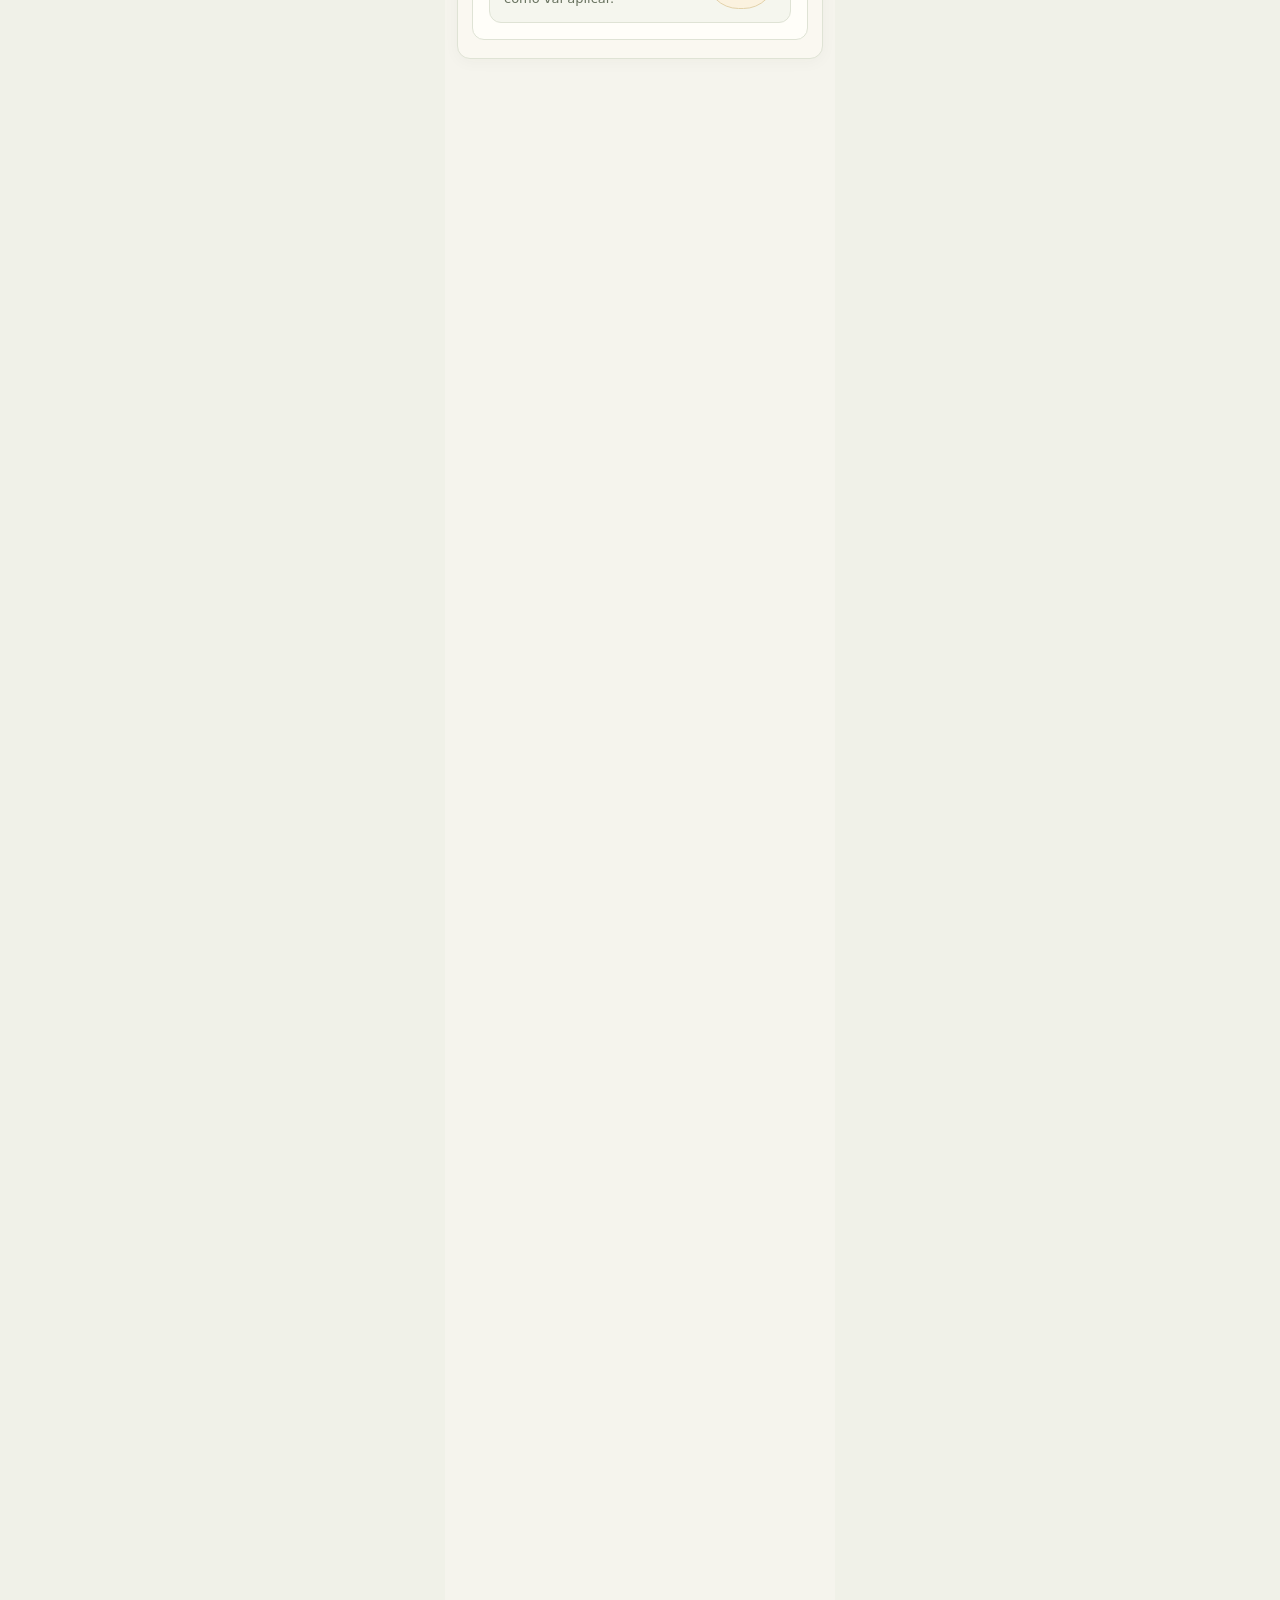
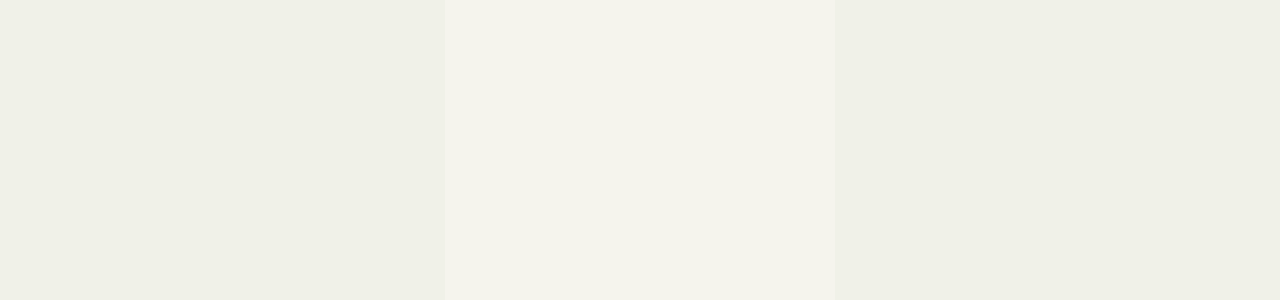
<file: tests/fixtures/clean-theme-mobile.html>
<!doctype html><html lang="pt-BR"><head><meta charset="utf-8"><meta name="viewport" content="width=device-width,initial-scale=1"><meta name="robots" content="noindex,nofollow"><title>Prévia móvel · Danielle OS clean</title><style>body{margin:0;display:grid;justify-content:center;background:#f0f1e8}iframe{width:390px;max-width:100vw;height:3500px;border:0}</style></head><body><iframe title="Danielle OS no celular" src="clean-theme.html"></iframe></body></html>
</file>
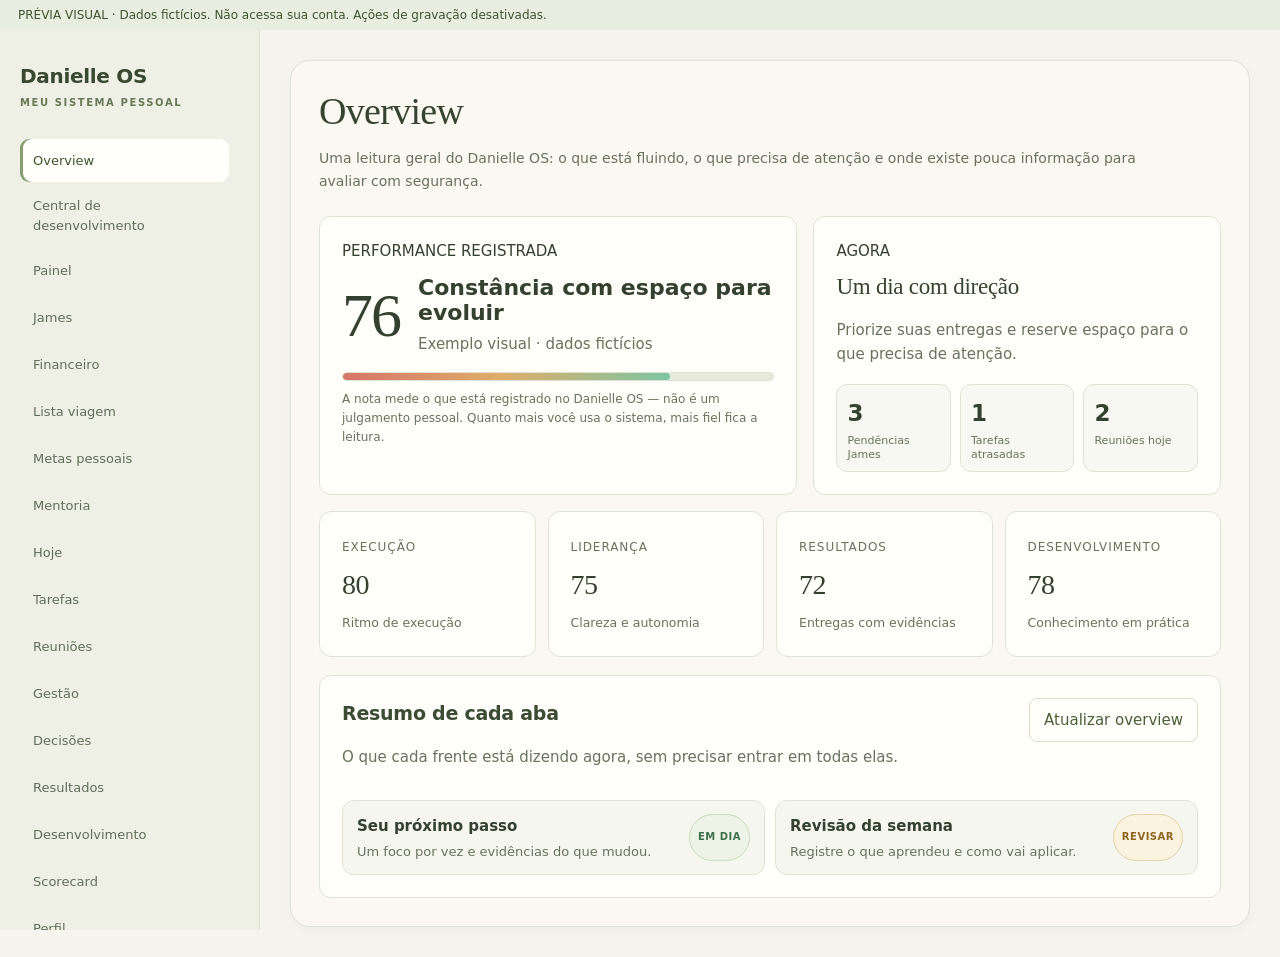
<file: tests/fixtures/clean-theme.html>
<!doctype html><html lang="pt-BR"><head><meta charset="utf-8"><meta name="viewport" content="width=device-width,initial-scale=1"><meta name="robots" content="noindex,nofollow"><title>Prévia · Danielle OS clean</title></head><body><div id="previewNotice" style="padding:8px 18px;background:#e7eddf;color:#405431;font:12px system-ui">PRÉVIA VISUAL · Dados fictícios. Não acessa sua conta. Ações de gravação desativadas.</div><div class="app"><aside class="side"><div class="brand">Danielle OS<small>MEU SISTEMA PESSOAL</small></div><nav id="nav" class="nav"></nav></aside><main class="main" id="previewMain"></main></div><script>
(async()=>{
 const base=new URL('../../index.html',location.href),response=await fetch(base.href+'?clean-preview='+Date.now(),{cache:'no-store'});if(!response.ok)throw new Error('Não consegui carregar a prévia.');const html=await response.text(),source=new DOMParser().parseFromString(html,'text/html');
 for(const node of source.querySelectorAll('style,link[rel=stylesheet]')){const copy=node.cloneNode(true);if(copy.tagName==='LINK')copy.href=new URL(node.getAttribute('href'),base).href;document.head.append(copy);}
 const root=document.getElementById('previewMain');for(const page of source.querySelectorAll('section.page')){const copy=page.cloneNode(true);copy.querySelectorAll('script').forEach(s=>s.remove());for(const el of [copy,...copy.querySelectorAll('*')])for(const attr of [...el.attributes])if(attr.name.startsWith('on'))el.removeAttribute(attr.name);copy.querySelectorAll('form').forEach(f=>f.addEventListener('submit',e=>e.preventDefault()));root.append(copy);}
 const central=document.createElement('section');central.className='page';central.dataset.page='central';central.innerHTML='<h1>Central de desenvolvimento</h1><p class="lead">Seu plano e seus aprendizados, no mesmo lugar.</p><div class="card"><h2>Plano de desenvolvimento</h2><p class="muted">A central compartilhada também usa o novo visual claro.</p></div>';root.append(central);
 const definition=html.match(/const pages=\[([\s\S]*?)\];/)[1],pages=[...definition.matchAll(/\['([^']+)','([^']+)'\]/g)].map(m=>[m[1],m[2]]);
 function activate(id){document.querySelectorAll('.page').forEach(p=>p.classList.toggle('active',p.dataset.page===id));document.querySelectorAll('#nav button').forEach(b=>b.classList.toggle('active',b.dataset.page===id));history.replaceState(null,'','#'+id);window.scrollTo(0,0);}
 for(const [id,label] of pages){const button=document.createElement('button');button.textContent=label;button.dataset.page=id;button.onclick=()=>activate(id);document.getElementById('nav').append(button);}
 document.querySelectorAll('[data-fin-tab]').forEach(b=>b.addEventListener('click',()=>{document.querySelectorAll('[data-fin-panel]').forEach(p=>p.classList.toggle('active',p.dataset.finPanel===b.dataset.finTab));document.querySelectorAll('[data-fin-tab]').forEach(x=>x.classList.toggle('primary',x===b));}));
 const values={overviewScore:'76',overviewLabel:'Constância com espaço para evoluir',overviewConfidence:'Exemplo visual · dados fictícios',overviewNowTitle:'Um dia com direção',overviewNowText:'Priorize suas entregas e reserve espaço para o que precisa de atenção.',overviewPending:'3',overviewOverdue:'1',overviewMeetings:'2',overviewExecScore:'80',overviewLeadershipScore:'75',overviewResultsScore:'72',overviewDevScore:'78',overviewExecLabel:'Ritmo de execução',overviewLeadershipLabel:'Clareza e autonomia',overviewResultsLabel:'Entregas com evidências',overviewDevLabel:'Conhecimento em prática',finIncome:'R$ 8.000',finSpend:'R$ 4.200',finNet:'R$ 3.800',finSavingsRate:'47,5%',finInterest:'R$ 0',finAccountBalance:'R$ 5.000',finLiveBalance:'R$ 5.000',finLiveCommitted:'R$ 1.200',finLiveFree:'R$ 3.800',finLiveDue:'2 contas',financeDataQuality:'Valores de demonstração · sem dados reais',finCashIn:'R$ 8.000',finCashOut:'R$ 4.500',finCashNet:'R$ 3.500',finCardPayments:'R$ 2.000',needsCount:'2',draftCount:'1'};for(const [id,text] of Object.entries(values)){const el=document.getElementById(id);if(el)el.textContent=text;}
 document.getElementById('overviewMeterFill').style.width='76%';document.getElementById('overviewModules').innerHTML='<div class="overview-module"><div><b>Seu próximo passo</b><p>Um foco por vez e evidências do que mudou.</p></div><span class="performance-chip great">Em dia</span></div><div class="overview-module"><div><b>Revisão da semana</b><p>Registre o que aprendeu e como vai aplicar.</p></div><span class="performance-chip attention">Revisar</span></div>';
 document.getElementById('needsMeList').innerHTML='<article class="assistant-item" data-source="slack"><div class="item-source-row"><span class="source-pill">Slack · exemplo</span></div><div class="item-title">Confirmar o próximo alinhamento</div><p class="item-meta">Hoje · depende da sua decisão</p><div class="item-why">Uma decisão clara destrava o próximo passo.</div><div class="assistant-actions"><button class="btn done-btn">Concluir</button><button class="btn">Ver detalhes</button></div></article><article class="assistant-item high" data-source="gmail"><span class="source-pill">E-mail · exemplo</span><p class="item-title">Revisar a proposta recebida</p><p class="item-meta">Prazo de demonstração</p><button class="btn">Abrir</button></article>';
 document.getElementById('draftWaitingList').innerHTML='<article class="assistant-item" data-source="gmail"><div class="item-title">Resposta para revisão</div><div class="reply-box">Obrigada pelo retorno. Vou conferir os pontos e confirmar o próximo passo.</div><div class="assistant-actions"><button class="btn">Copiar rascunho</button></div></article>';
 document.getElementById('financeAlerts').innerHTML='<div class="finance-alert good">Compromissos cobertos neste exemplo.</div><div class="finance-alert high">Exemplo de aviso com contraste preservado.</div>';
 document.getElementById('financeHealth').innerHTML='<div class="finance-health-item"><b class="good">Em dia</b><span>Contas do exemplo</span></div><div class="finance-health-item"><b>47,5%</b><span>Taxa de sobra</span></div>';
 activate(location.hash.slice(1)||'overview');
})().catch(e=>document.getElementById('previewNotice').textContent=e.message);
</script></body></html>
</file>
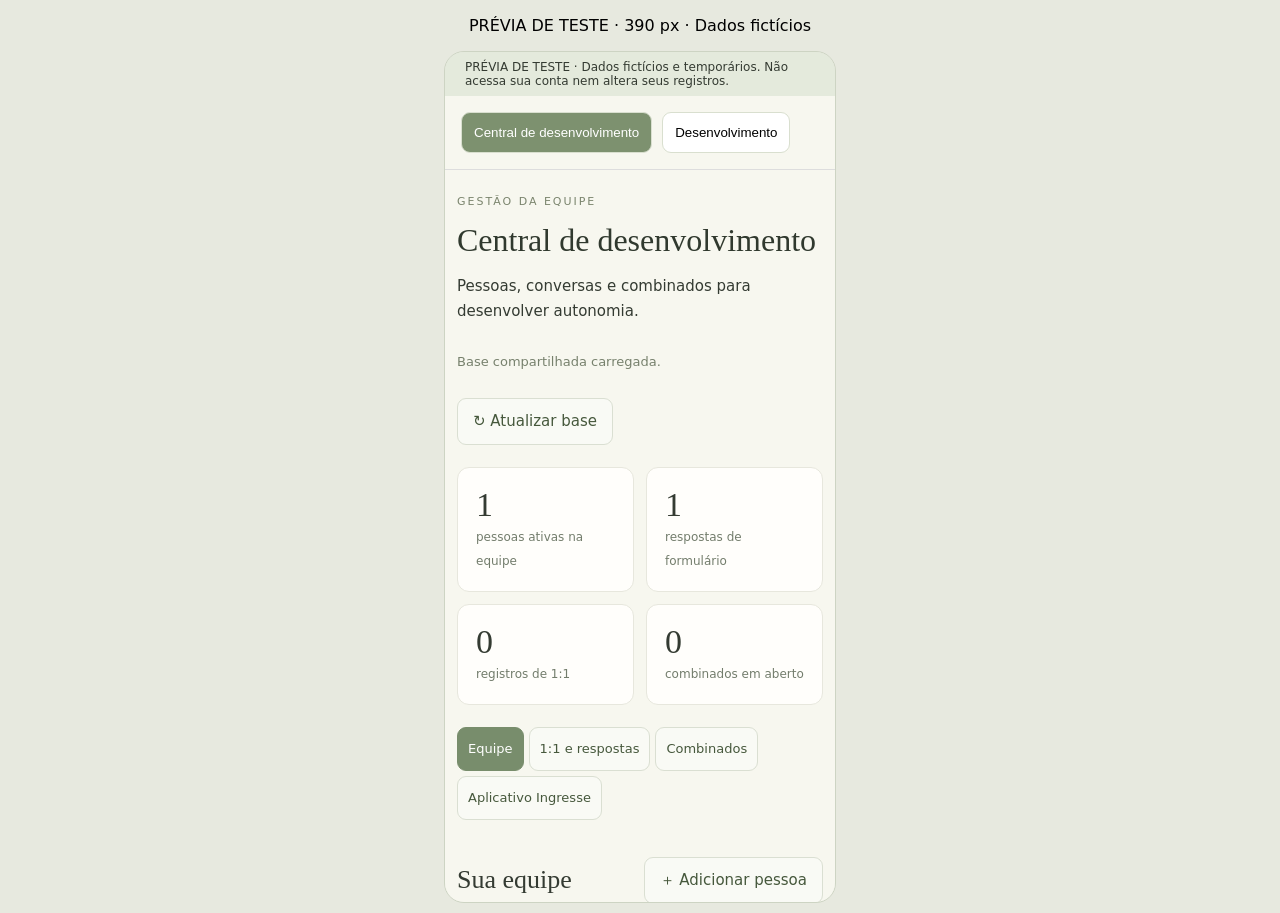
<file: tests/fixtures/development-workspaces-mobile.html>
<!doctype html><html lang="pt-BR"><head><meta charset="utf-8"><meta name="robots" content="noindex,nofollow"><title>Prévia móvel · Desenvolvimento</title></head><body style="margin:0;background:#e7e9df;font-family:system-ui"><p style="text-align:center">PRÉVIA DE TESTE · 390 px · Dados fictícios</p><iframe title="Desenvolvimento em tela estreita" src="development-workspaces.html" style="display:block;width:390px;height:850px;max-width:100%;margin:10px auto;border:1px solid #cdd4c3;border-radius:20px"></iframe></body></html>
</file>
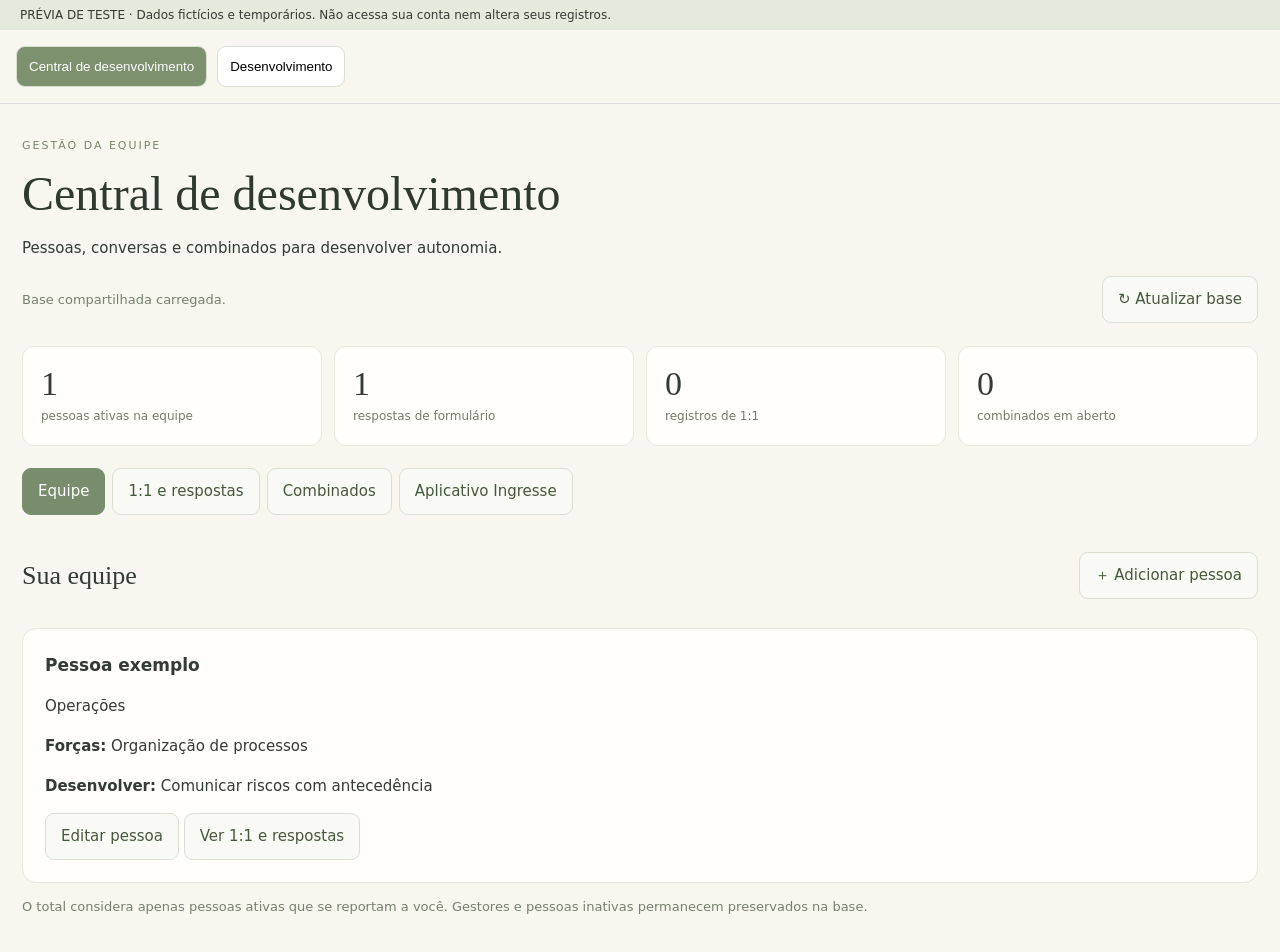
<file: tests/fixtures/development-workspaces.html>
<!doctype html><html lang="pt-BR"><head><meta charset="utf-8"><meta name="viewport" content="width=device-width,initial-scale=1"><meta name="robots" content="noindex,nofollow"><title>Prévia · Equipe e desenvolvimento</title><link rel="stylesheet" href="../../development-workspaces.css?v=1"><link rel="stylesheet" href="../../learning-bank.css?v=2"><style>body{margin:0;background:#f7f7ef;color:#343b32;font-family:system-ui}.page{display:none}.page.active{display:block}#nav{display:flex;gap:10px;padding:16px;flex-wrap:wrap;border-bottom:1px solid #ddd}#nav button{padding:12px;background:#fff;border:1px solid #d9dfcf;border-radius:9px;cursor:pointer}#nav button.active{background:#7d916f;color:white}[hidden]{display:none!important}.lb-shell{margin:0 auto;max-width:1215px}dialog{color:#343b32}</style></head><body><p style="padding:8px 20px;margin:0;background:#e4eadc;font-size:12px">PRÉVIA DE TESTE · Dados fictícios e temporários. Não acessa sua conta nem altera seus registros.</p><nav id="nav"><button data-page="central">Central de desenvolvimento</button><button data-page="desenvolvimento">Desenvolvimento</button><button data-page="gestao" hidden>Gestão</button></nav><main><section class="page" data-page="desenvolvimento"><div>Formulário anterior preservado</div></section><section class="page" data-page="gestao"></section></main>
<script>
var currentUserId='demo-owner',SUPABASE_URL='https://example.invalid',SUPABASE_PUBLISHABLE_KEY='demo';
const demoPerson='00000000-0000-4000-8000-000000000001';
let db={revision:1,state:{team:{members:[{id:demoPerson,name:'Pessoa exemplo',role:'Operações',relationshipType:'direct_report',strengths:'Organização de processos',gaps:'Comunicar riscos com antecedência'},{id:'manager',name:'Liderança exemplo',relationshipType:'manager'}]},pdi:[{id:'pdi-example',title:'Comunicar decisões com clareza',competency:'Comunicação executiva',evidence:'Apresentar recomendação, evidência e pedido de decisão',progress:25,status:'andamento',due:'2026-12-31'}],annual:{north:'Desenvolver pessoas e tornar a operação mais previsível.',results:['Delegações com entregas verificáveis','Rotina de revisão de processos'],competencies:['Comunicação','Gestão de pessoas']},leadership:{feedbacks:[{id:'f1',author:'Liderança exemplo',direction:'received',sourceDate:'2026-11-10'}],oneOnOnes:[]},formsOneOnOne:{responses:[{id:'response-example',sourceKey:'2026-11-11T10:00:00-03:00|person@example.test',memberId:demoPerson,sourceRow:2,answers:[{question:'O que você quer desenvolver?',answer:'Apresentar riscos e opções antes de escalar uma decisão.'}],preparation:{summary:'Explorar autonomia com exemplos concretos.',suggestedActions:['Combinar uma experiência e revisar no próximo 1:1.']}}]}}};
const learning={os_learning_entries:[],os_learning_weekly_reviews:[]};
var sb={auth:{async getSession(){return {data:{session:{access_token:'DEMO_ONLY'}}};},onAuthStateChange(){return {data:{subscription:{unsubscribe(){}}}};}},from(table){let payload=null,filters=[],single=false;const q={select(){return q},eq(k,v){filters.push([k,v]);return q},order(){return q},range(){return q},single(){single=true;return q},upsert(p){payload=p;return q},update(p){payload=p;return q},then(resolve){const rows=learning[table]||[];let result=rows.filter(r=>filters.every(([k,v])=>r[k]===v));if(payload){let row=result.find(r=>r.id===payload.id);if(!row&&payload.id){row={};rows.push(row);}if(!row)row=result[0];if(row)Object.assign(row,payload);result=row?[row]:[];}return Promise.resolve({data:single?result[0]:result,error:null}).then(resolve);}};return q;}};
window.fetch=async (url,options={})=>{if(url!==SUPABASE_URL+'/functions/v1/development-bridge')throw Error('A prévia não acessa serviços externos.');if(options.method==='POST'){const body=JSON.parse(options.body);if(body.revision!==db.revision)return new Response(JSON.stringify({error:'REVISION_CONFLICT'}),{status:409});db={state:body.state,revision:db.revision+1};}return new Response(JSON.stringify(db),{headers:{'Content-Type':'application/json'}});};
function openOSPage(page){document.querySelectorAll('section.page').forEach(s=>s.classList.toggle('active',s.dataset.page===page));document.querySelectorAll('#nav button').forEach(b=>b.classList.toggle('active',b.dataset.page===page));}
document.querySelectorAll('#nav button').forEach(b=>b.onclick=()=>openOSPage(b.dataset.page));
</script><script src="../../development-workspaces.js?v=1"></script><script src="../../learning-bank.js?v=4"></script><script>document.addEventListener('DOMContentLoaded',()=>document.querySelector('#nav button[data-page="central"]').click());</script></body></html>
</file>
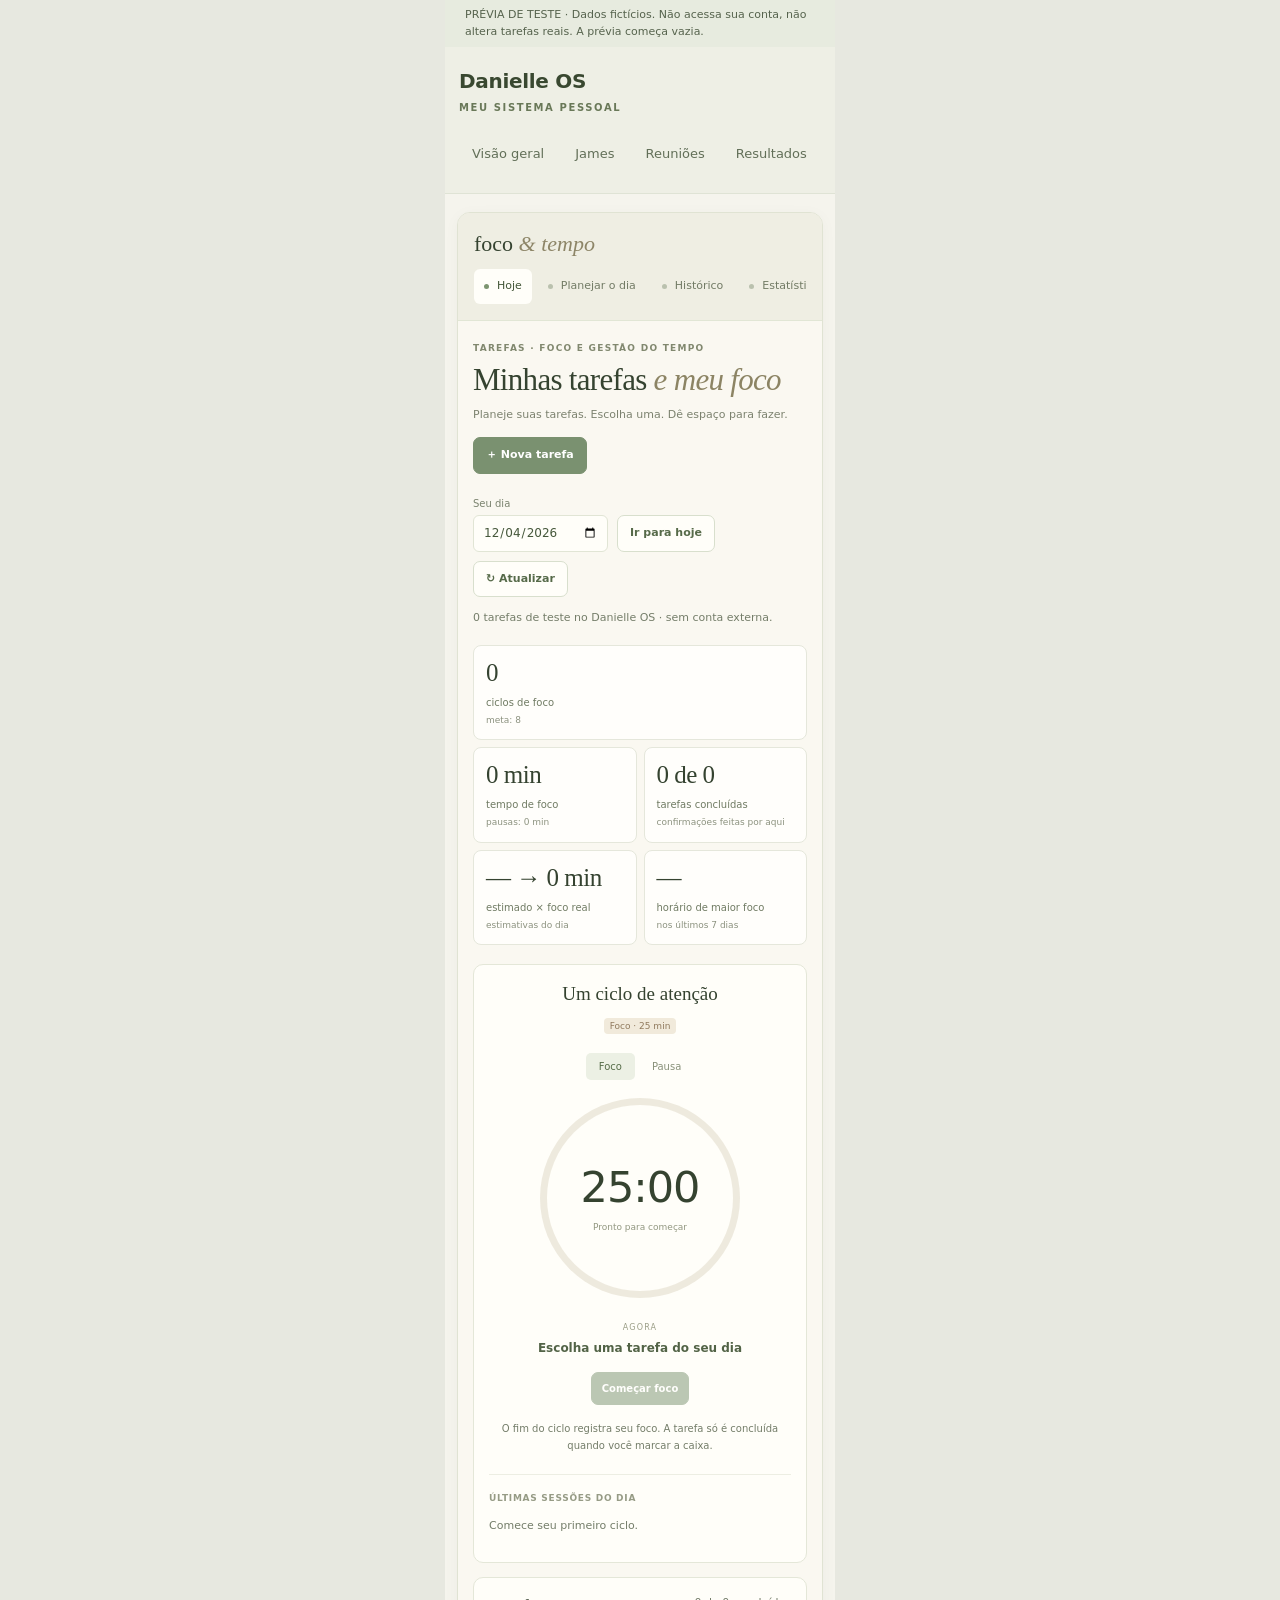
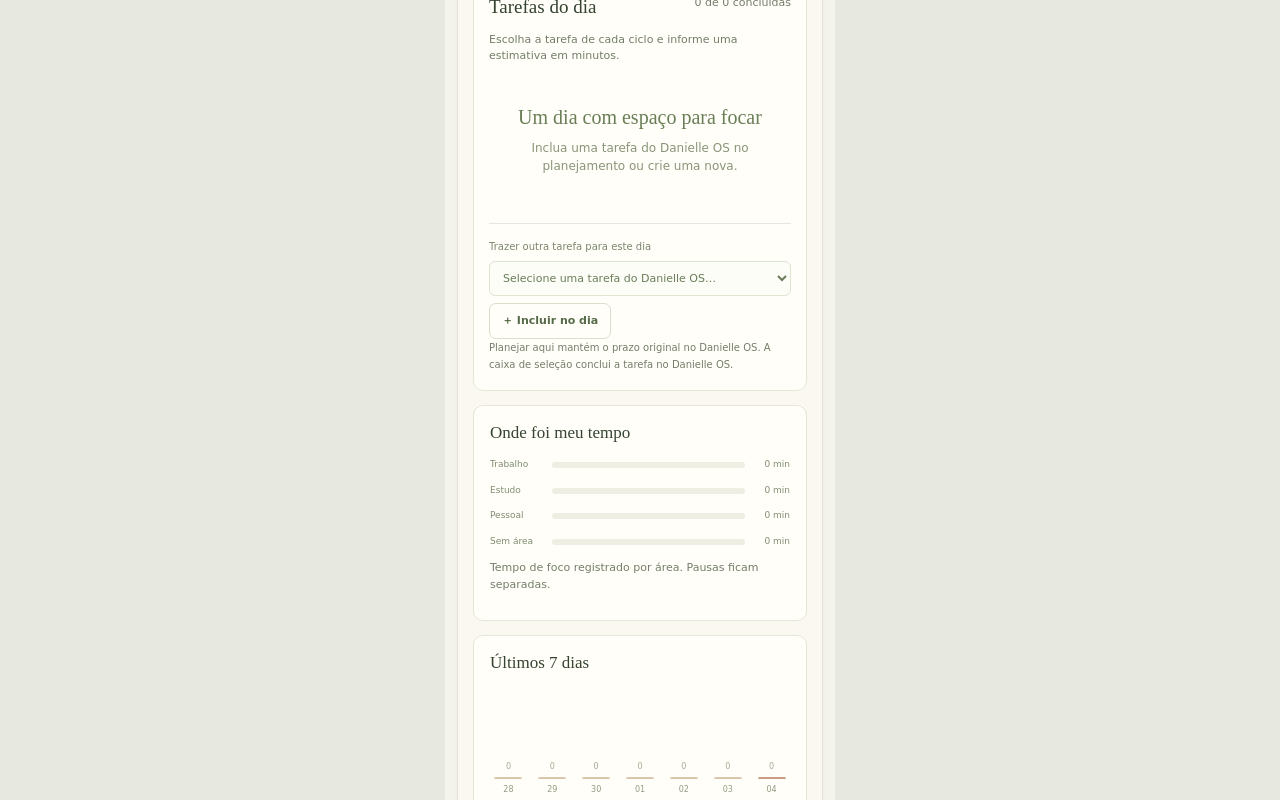
<file: tests/fixtures/focus-workspace-mobile.html>
<!doctype html><html lang="pt-BR"><head><meta charset="utf-8"><meta name="robots" content="noindex,nofollow"><title>Prévia móvel · Tarefas e foco</title></head><body style="margin:0;background:#e7e8e0;display:flex;justify-content:center"><iframe title="Tarefas e foco no celular" src="focus-workspace.html" style="border:0;width:390px;height:2400px"></iframe></body></html>
</file>
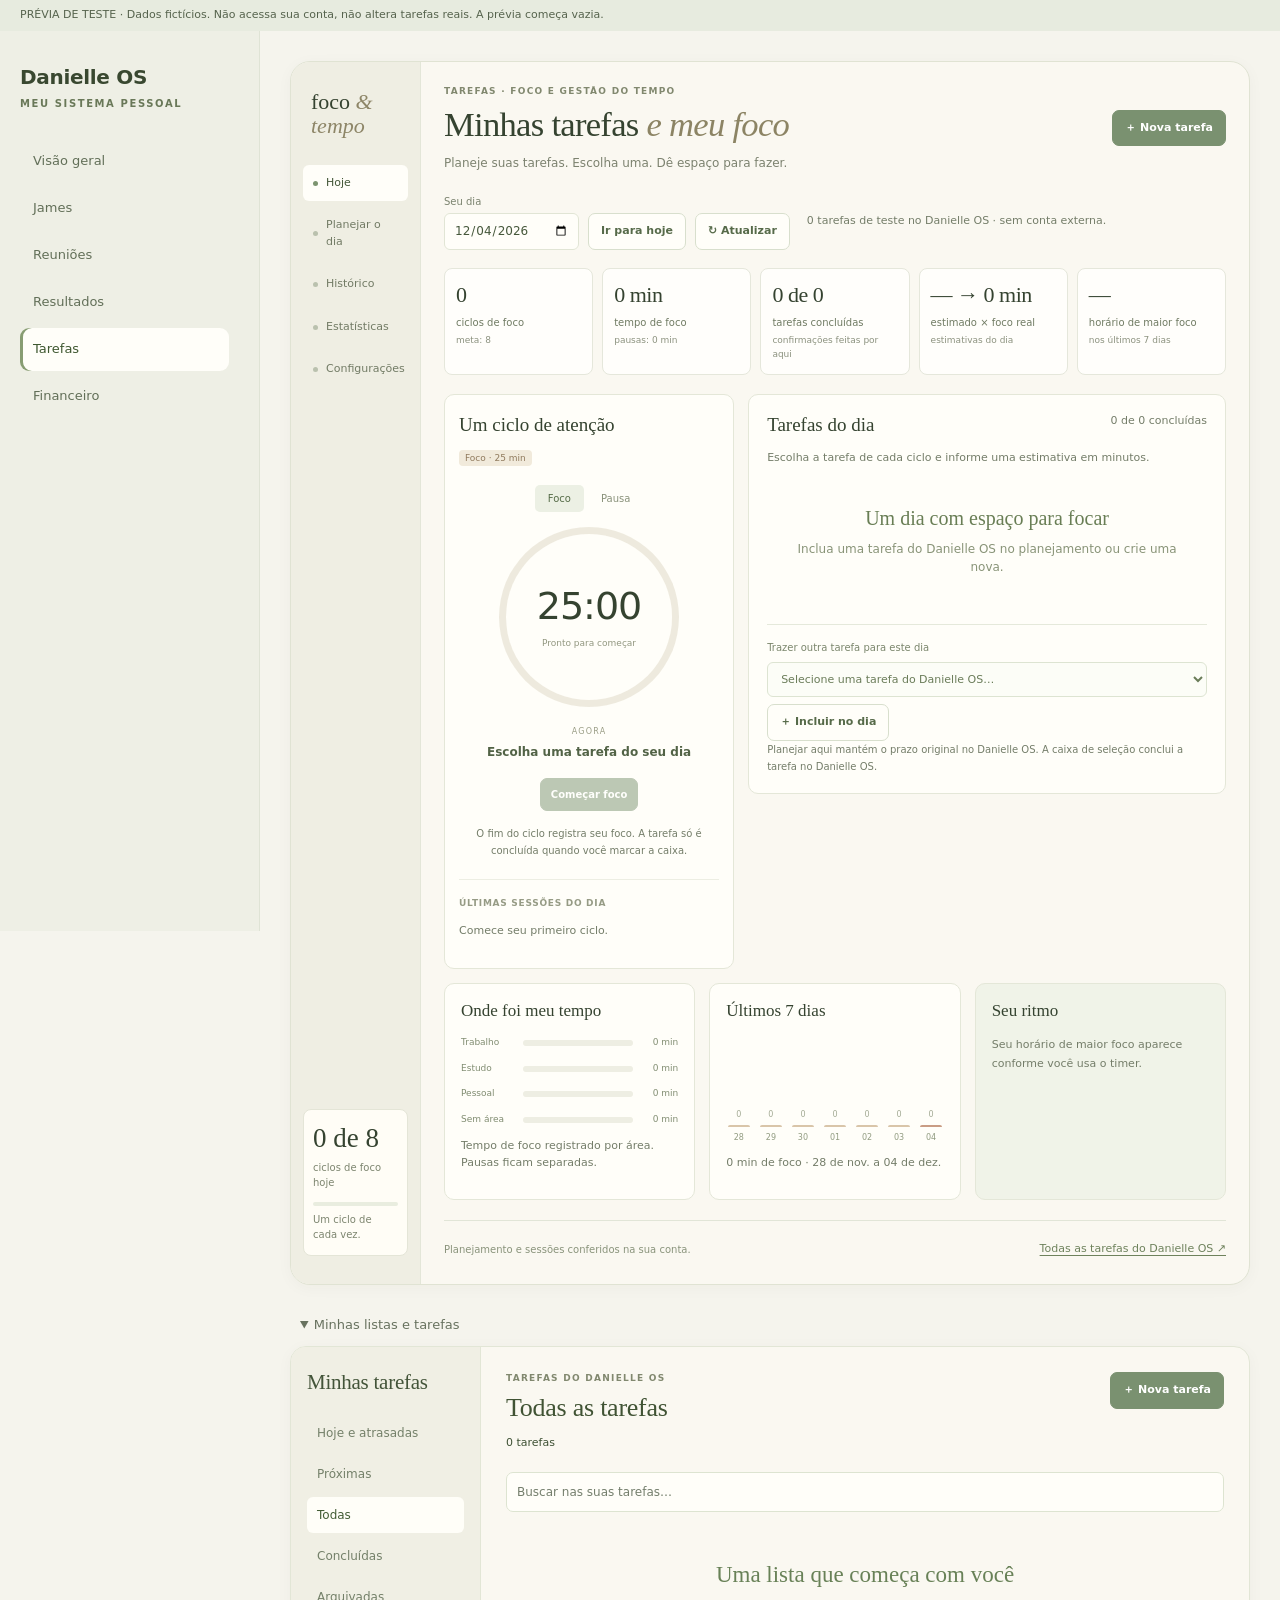
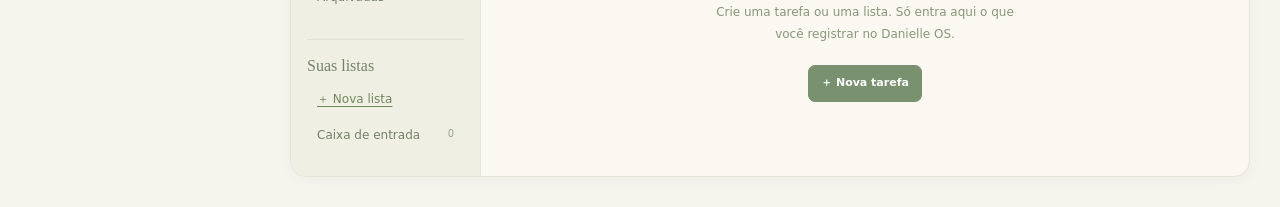
<file: tests/fixtures/focus-workspace.html>
<!doctype html><html lang="pt-BR"><head><meta charset="utf-8"><meta name="viewport" content="width=device-width,initial-scale=1"><meta name="robots" content="noindex,nofollow"><title>Prévia visual · Tarefas e foco</title><link rel="stylesheet" href="../../focus-workspace.css?v=1"></head><body>
<p style="margin:0;padding:7px 20px;background:#e7ebdf;color:#56634d;font:11px/1.5 system-ui">PRÉVIA DE TESTE · Dados fictícios. Não acessa sua conta, não altera tarefas reais. A prévia começa vazia.</p>
<div class="app"><aside class="side"><div class="brand">Danielle OS<small>MEU SISTEMA PESSOAL</small></div><div class="nav"><button>Visão geral</button><button>James</button><button>Reuniões</button><button>Resultados</button><button class="active" data-page="todoist">Tarefas</button><button>Financeiro</button></div></aside><main class="main" id="fixtureMain"></main></div>
<script>
var currentUserId='focus-preview',todoistReadRevision=0;
const demoDay=new Intl.DateTimeFormat('en-CA',{timeZone:'America/Sao_Paulo',year:'numeric',month:'2-digit',day:'2-digit'}).format(new Date());
const demoNow=Date.now(),storageKey='danielle-native-focus-fixture-v1';
const newDemo=()=>({os_tasks:[],os_task_lists:[],focus_settings:[{user_id:currentUserId,focus_minutes:25,break_minutes:5,daily_goal:8}],focus_task_plans:[],focus_sessions:[]});
let fixtureDb;try{fixtureDb=JSON.parse(localStorage.getItem(storageKey));}catch{}if(!fixtureDb||fixtureDb.day!==demoDay)fixtureDb={...newDemo(),day:demoDay};
const persistDemo=()=>localStorage.setItem(storageKey,JSON.stringify(fixtureDb));
var sb={from(table){let mode='read',payload,single=false,filters=[],range=[0,999],ignoreDuplicates=false;const q={select(){return q},eq(k,v){filters.push(r=>r[k]===v);return q},gte(k,v){filters.push(r=>r[k]>=v);return q},lte(k,v){filters.push(r=>r[k]<=v);return q},lt(k,v){filters.push(r=>r[k]<v);return q},or(){return q},order(){return q},range(a,b){range=[a,b];return q},maybeSingle(){single=true;return q},single(){single=true;return q},upsert(p,options={}){mode='upsert';payload=p;ignoreDuplicates=!!options.ignoreDuplicates;return q},update(p){mode='update';payload=p;return q},then(ok,bad){let result;if(mode==='upsert'){const arr=fixtureDb[table],keys=table==='focus_task_plans'?['user_id','day','task_id']:table==='focus_settings'?['user_id']:['id'];let row=arr.find(r=>keys.every(k=>r[k]===payload[k]));if(row&&ignoreDuplicates){result=[];}else{if(!row){row=table==='focus_task_plans'?{category:'other',excluded:false,task_source:'native'}:table==='os_tasks'?{status:'open',completed_at:null,archived_at:null,priority:1,description:''}:{};arr.push(row);}Object.assign(row,payload);result=single?{...row}:[{...row}];persistDemo();}}else if(mode==='update'){const arr=fixtureDb[table].filter(r=>filters.every(fn=>fn(r)));arr.forEach(row=>Object.assign(row,payload));result=arr.map(row=>({...row}));persistDemo();}else{result=(fixtureDb[table]||[]).filter(r=>filters.every(fn=>fn(r))).slice(range[0],range[1]+1);if(single)result=result[0]||null;}return Promise.resolve({data:result,error:null}).then(ok,bad)}};return q;},async rpc(name,p){
 if(name!=='focus_timer_command')throw new Error('Fixture RPC not available');
 let s=fixtureDb.focus_sessions.find(s=>['running','paused'].includes(s.status)),conflict=false;const time=Date.now();
 if(s&&p.p_action!=='status'&&p.p_action!=='start'&&(s.id!==p.p_session_id||(p.p_revision!=null&&p.p_revision!==s.revision&&p.p_command_id!==s.last_command_id)))conflict=true;
 if(!conflict&&s){
  if(s.status==='running'){
   const start=Date.parse(s.last_started_at),effective=['pause','stop'].includes(p.p_action)?Math.min(time,Date.parse(p.p_occurred_at)||time):time,end=Math.min(effective,start+(s.planned_seconds-s.elapsed_seconds)*1000),seconds=Math.max(0,(end-start)/1000);
   if(['pause','stop'].includes(p.p_action)||s.elapsed_seconds+seconds>=s.planned_seconds){if(seconds)s.segments.push({start:s.last_started_at,end:new Date(end).toISOString()});s.elapsed_seconds+=seconds;s.last_started_at=null;s.status=s.elapsed_seconds>=s.planned_seconds?'completed':p.p_action==='stop'?'stopped':'paused';if(['completed','stopped'].includes(s.status))s.finished_at=new Date(end).toISOString();s.revision++;}
  }else if(p.p_action==='resume'){s.status='running';s.last_started_at=new Date(time).toISOString();s.revision++;}else if(p.p_action==='stop'){s.status='stopped';s.finished_at=new Date(time).toISOString();s.revision++;}
  if(p.p_action!=='status')s.last_command_id=p.p_command_id;
 }
 if(p.p_action==='start'){
  if(s&&['running','paused'].includes(s.status)){conflict=s.id!==p.p_session_id;}
  else{s=fixtureDb.focus_sessions.find(s=>s.id===p.p_session_id);if(!s){s={id:p.p_session_id,user_id:currentUserId,task_id:p.p_task_id,task_name:p.p_task_name,category:p.p_category,kind:p.p_kind,planned_seconds:p.p_planned_seconds,status:'running',elapsed_seconds:0,started_at:new Date(time).toISOString(),last_started_at:new Date(time).toISOString(),finished_at:null,segments:[],revision:1,last_command_id:p.p_command_id};fixtureDb.focus_sessions.push(s);}}
 }
 persistDemo();return {data:{session:s?JSON.parse(JSON.stringify(s)):null,server_now:new Date(time).toISOString(),conflict},error:null};
}};
var todoistCall=async function(p={}){const result=await window.NativeTasks.call(p);if((p.action||'list')!=='list')todoistReadRevision++;return result;};
var todoistSyncText=data=>data.sync.task_count+' tarefas de teste no Danielle OS · sem conta externa.';
var loadTodoistTasks=async function(){const data=await todoistCall({action:'list'});window.NativeTasks.render(data);document.getElementById('todoistStatus').textContent=todoistSyncText(data);};
var loadJamesTodoist=async()=>{};
var closeTodoistTask=async id=>{await todoistCall({action:'close',id});await loadTodoistTasks();};
(async()=>{
 const base=new URL('../../index.html',location.href);
 const response=await fetch(base.href+'?focus-preview='+Date.now(),{cache:'no-store'});
 if(!response.ok)throw new Error('Prévia indisponível');
 const source=new DOMParser().parseFromString(await response.text(),'text/html');
 source.querySelectorAll('style').forEach(style=>document.head.append(style.cloneNode(true)));
 source.querySelectorAll('link[rel=stylesheet]').forEach(link=>{const copy=link.cloneNode();copy.href=new URL(link.getAttribute('href'),base).href;document.head.append(copy);});
 const section=source.querySelector('[data-page=todoist]');section.classList.add('active');document.getElementById('fixtureMain').append(section);
 const loadScript=selector=>new Promise((resolve,reject)=>{const sourceScript=source.querySelector(selector);if(!sourceScript){reject(new Error('Módulo da prévia não encontrado'));return;}const script=document.createElement('script');script.src=new URL(sourceScript.getAttribute('src'),base).href;script.onload=resolve;script.onerror=reject;document.body.append(script);});
 await loadScript('script[src*="native-tasks.js"]');
 await loadScript('script[src*="focus-workspace.js"]');
 await loadTodoistTasks();
})().catch(error=>{document.getElementById('fixtureMain').insertAdjacentText('beforeend','Não foi possível carregar a prévia: '+error.message);});
</script></body></html>
</file>
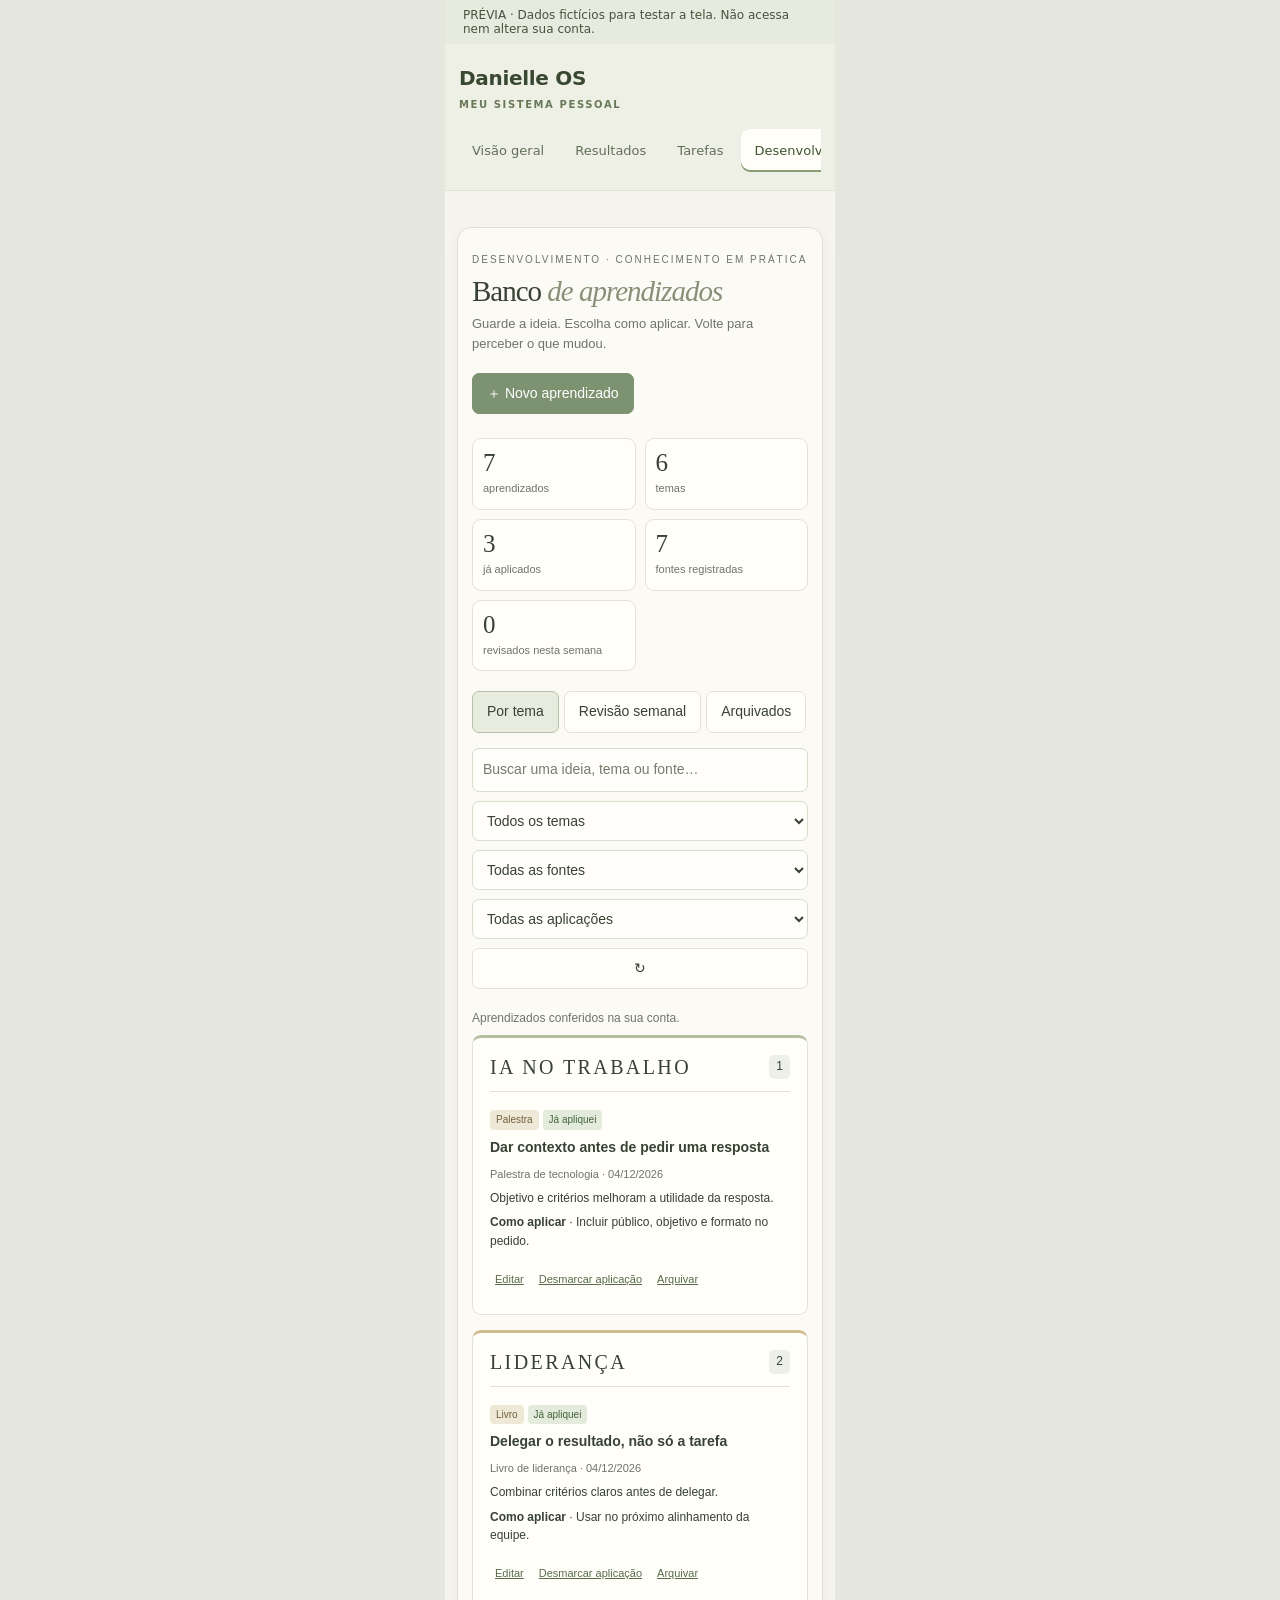
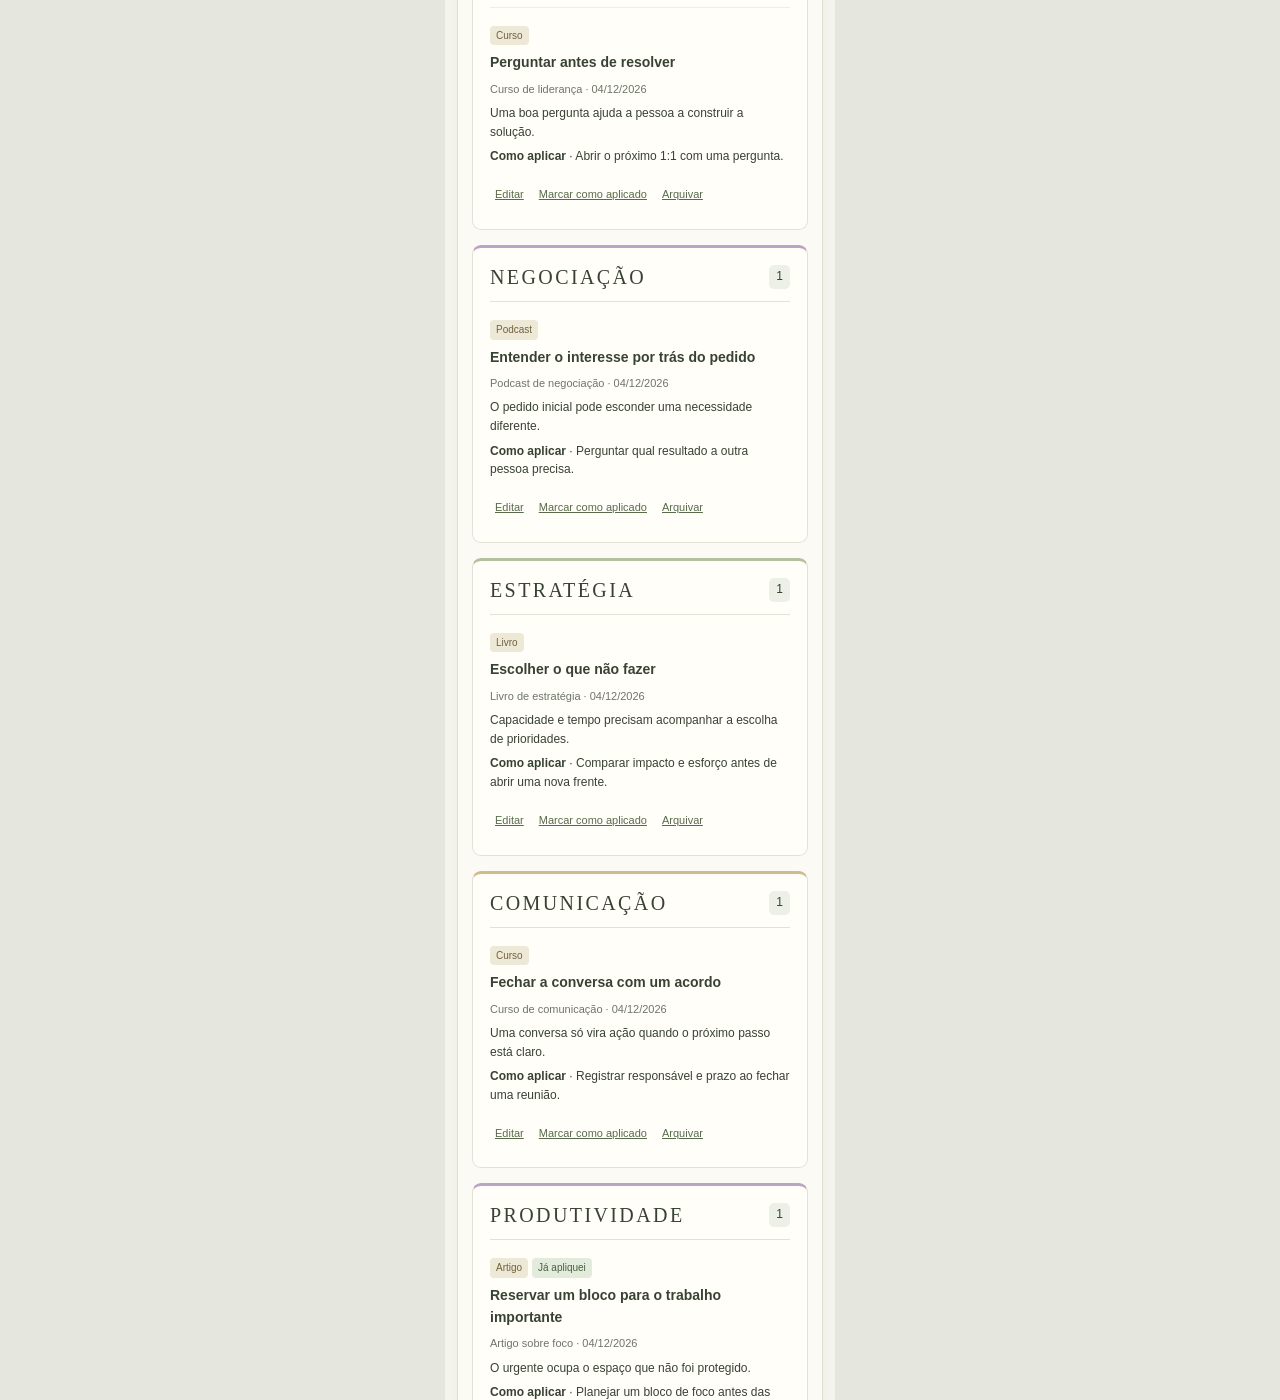
<file: tests/fixtures/learning-bank-mobile.html>
<!doctype html><html lang="pt-BR"><head><meta charset="utf-8"><meta name="viewport" content="width=device-width,initial-scale=1"><meta name="robots" content="noindex,nofollow"><title>Prévia móvel · Aprendizados</title><style>body{margin:0;background:#e5e7df;display:grid;justify-content:center}iframe{width:390px;max-width:100vw;height:3000px;border:0;background:white}</style></head><body><iframe title="Banco de aprendizados no celular" src="learning-bank.html"></iframe></body></html>
</file>
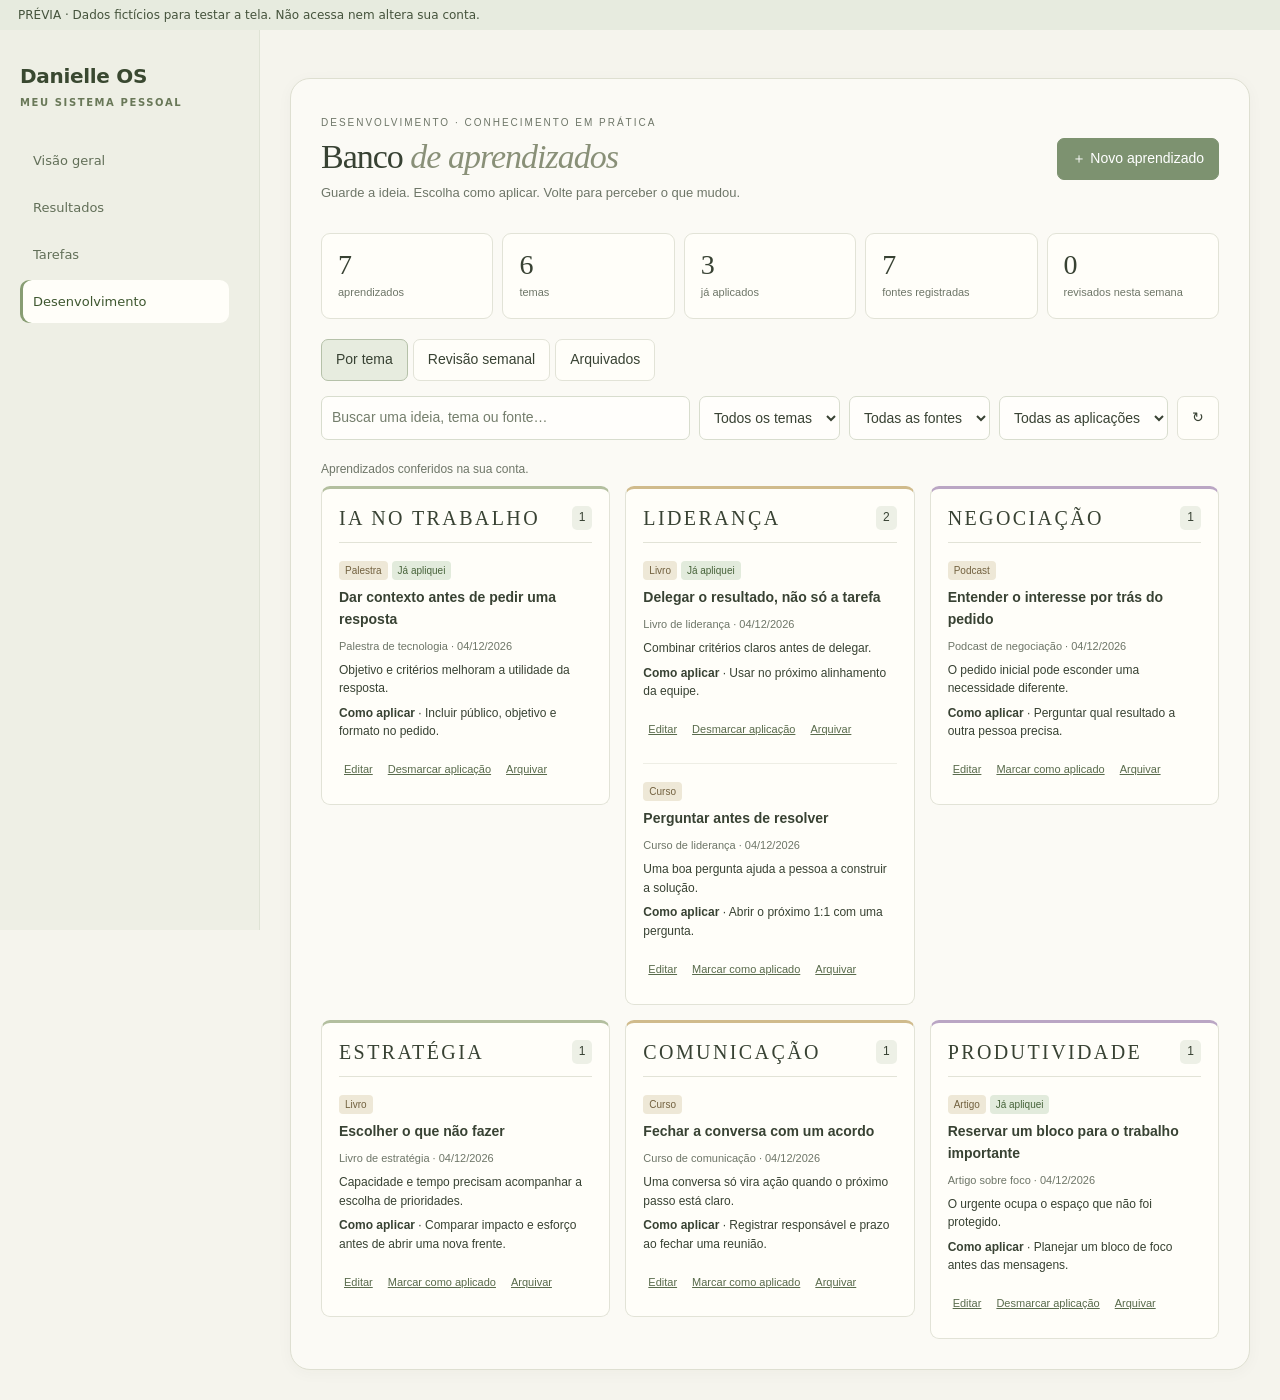
<file: tests/fixtures/learning-bank.html>
<!doctype html><html lang="pt-BR"><head><meta charset="utf-8"><meta name="viewport" content="width=device-width,initial-scale=1"><meta name="robots" content="noindex,nofollow"><title>Prévia · Banco de aprendizados</title><style>body{margin:0}#previewNotice{padding:8px 18px;background:#e7ebdf;color:#45533c;font:12px system-ui}.app{max-width:1500px;margin:auto}iframe{background:#fbfaf5;width:100%;height:400px}</style></head><body><div id="previewNotice">PRÉVIA · Dados fictícios para testar a tela. Não acessa nem altera sua conta.</div><div class="app"><aside class="side"><div class="brand">Danielle OS<small>MEU SISTEMA PESSOAL</small></div><nav class="nav"><button>Visão geral</button><button>Resultados</button><button>Tarefas</button><button class="active">Desenvolvimento</button></nav></aside><main class="main"><section class="page active" data-page="desenvolvimento"></section></main></div>
<script>
var currentUserId='learning-preview';
const demoDate=new Intl.DateTimeFormat('en-CA',{timeZone:'America/Sao_Paulo',year:'numeric',month:'2-digit',day:'2-digit'}).format(new Date());
const examples=[
 ['Liderança','Delegar o resultado, não só a tarefa','book','Livro de liderança','Combinar critérios claros antes de delegar.','Usar no próximo alinhamento da equipe.',true],
 ['Liderança','Perguntar antes de resolver','course','Curso de liderança','Uma boa pergunta ajuda a pessoa a construir a solução.','Abrir o próximo 1:1 com uma pergunta.',false],
 ['Negociação','Entender o interesse por trás do pedido','podcast','Podcast de negociação','O pedido inicial pode esconder uma necessidade diferente.','Perguntar qual resultado a outra pessoa precisa.',false],
 ['Produtividade','Reservar um bloco para o trabalho importante','article','Artigo sobre foco','O urgente ocupa o espaço que não foi protegido.','Planejar um bloco de foco antes das mensagens.',true],
 ['IA no trabalho','Dar contexto antes de pedir uma resposta','talk','Palestra de tecnologia','Objetivo e critérios melhoram a utilidade da resposta.','Incluir público, objetivo e formato no pedido.',true],
 ['Comunicação','Fechar a conversa com um acordo','course','Curso de comunicação','Uma conversa só vira ação quando o próximo passo está claro.','Registrar responsável e prazo ao fechar uma reunião.',false],
 ['Estratégia','Escolher o que não fazer','book','Livro de estratégia','Capacidade e tempo precisam acompanhar a escolha de prioridades.','Comparar impacto e esforço antes de abrir uma nova frente.',false]
];
const demo={os_learning_entries:examples.map((e,i)=>({id:'preview-'+i,user_id:currentUserId,topic:e[0],title:e[1],source_type:e[2],source_name:e[3],idea:e[4],application:e[5],applied_at:e[6]?new Date().toISOString():null,source_url:'',application_notes:'',learned_on:demoDate,reviewed_at:null,archived_at:null,updated_at:new Date().toISOString()})),os_learning_weekly_reviews:[]};
var sb={auth:{onAuthStateChange(){}},from(table){let mode='read',payload,filters=[],range=[0,999],single=false,options={};const q={select(){return q},eq(k,v){filters.push([k,v]);return q},order(){return q},range(a,b){range=[a,b];return q},single(){single=true;return q},upsert(p,o={}){mode='upsert';payload=p;options=o;return q},update(p){mode='update';payload=p;return q},then(ok,bad){let rows;if(mode==='upsert'){let row=demo[table].find(r=>table==='os_learning_weekly_reviews'?r.user_id===payload.user_id&&r.week_start===payload.week_start:r.id===payload.id);if(row&&options.ignoreDuplicates)rows=[];else{if(!row){row={id:crypto.randomUUID(),applied_at:null,reviewed_at:null,archived_at:null};demo[table].push(row);}Object.assign(row,payload);rows=[{...row}];}}else{rows=demo[table].filter(r=>filters.every(([k,v])=>r[k]===v));if(mode==='update')rows.forEach(r=>Object.assign(r,payload));else rows=rows.slice(range[0],range[1]+1);}return Promise.resolve({data:single?rows[0]||null:rows,error:null}).then(ok,bad)}};return q;}};
(async()=>{const base=new URL('../../index.html',location.href),response=await fetch(base.href+'?learning-preview='+Date.now(),{cache:'no-store'});if(!response.ok)throw new Error('Prévia indisponível');const source=new DOMParser().parseFromString(await response.text(),'text/html');source.querySelectorAll('style').forEach(s=>document.head.append(s.cloneNode(true)));for(const link of source.querySelectorAll('link[rel=stylesheet]')){const copy=link.cloneNode();copy.href=new URL(link.getAttribute('href'),base).href;document.head.append(copy);}const script=document.createElement('script');script.src=new URL(source.querySelector('script[src*="learning-bank.js"]').getAttribute('src'),base).href;script.onload=()=>window.LearningBank.show('bank');script.onerror=()=>document.getElementById('previewNotice').textContent='Falha ao carregar a prévia.';document.body.append(script);})().catch(e=>document.getElementById('previewNotice').textContent=e.message);
</script></body></html>
</file>
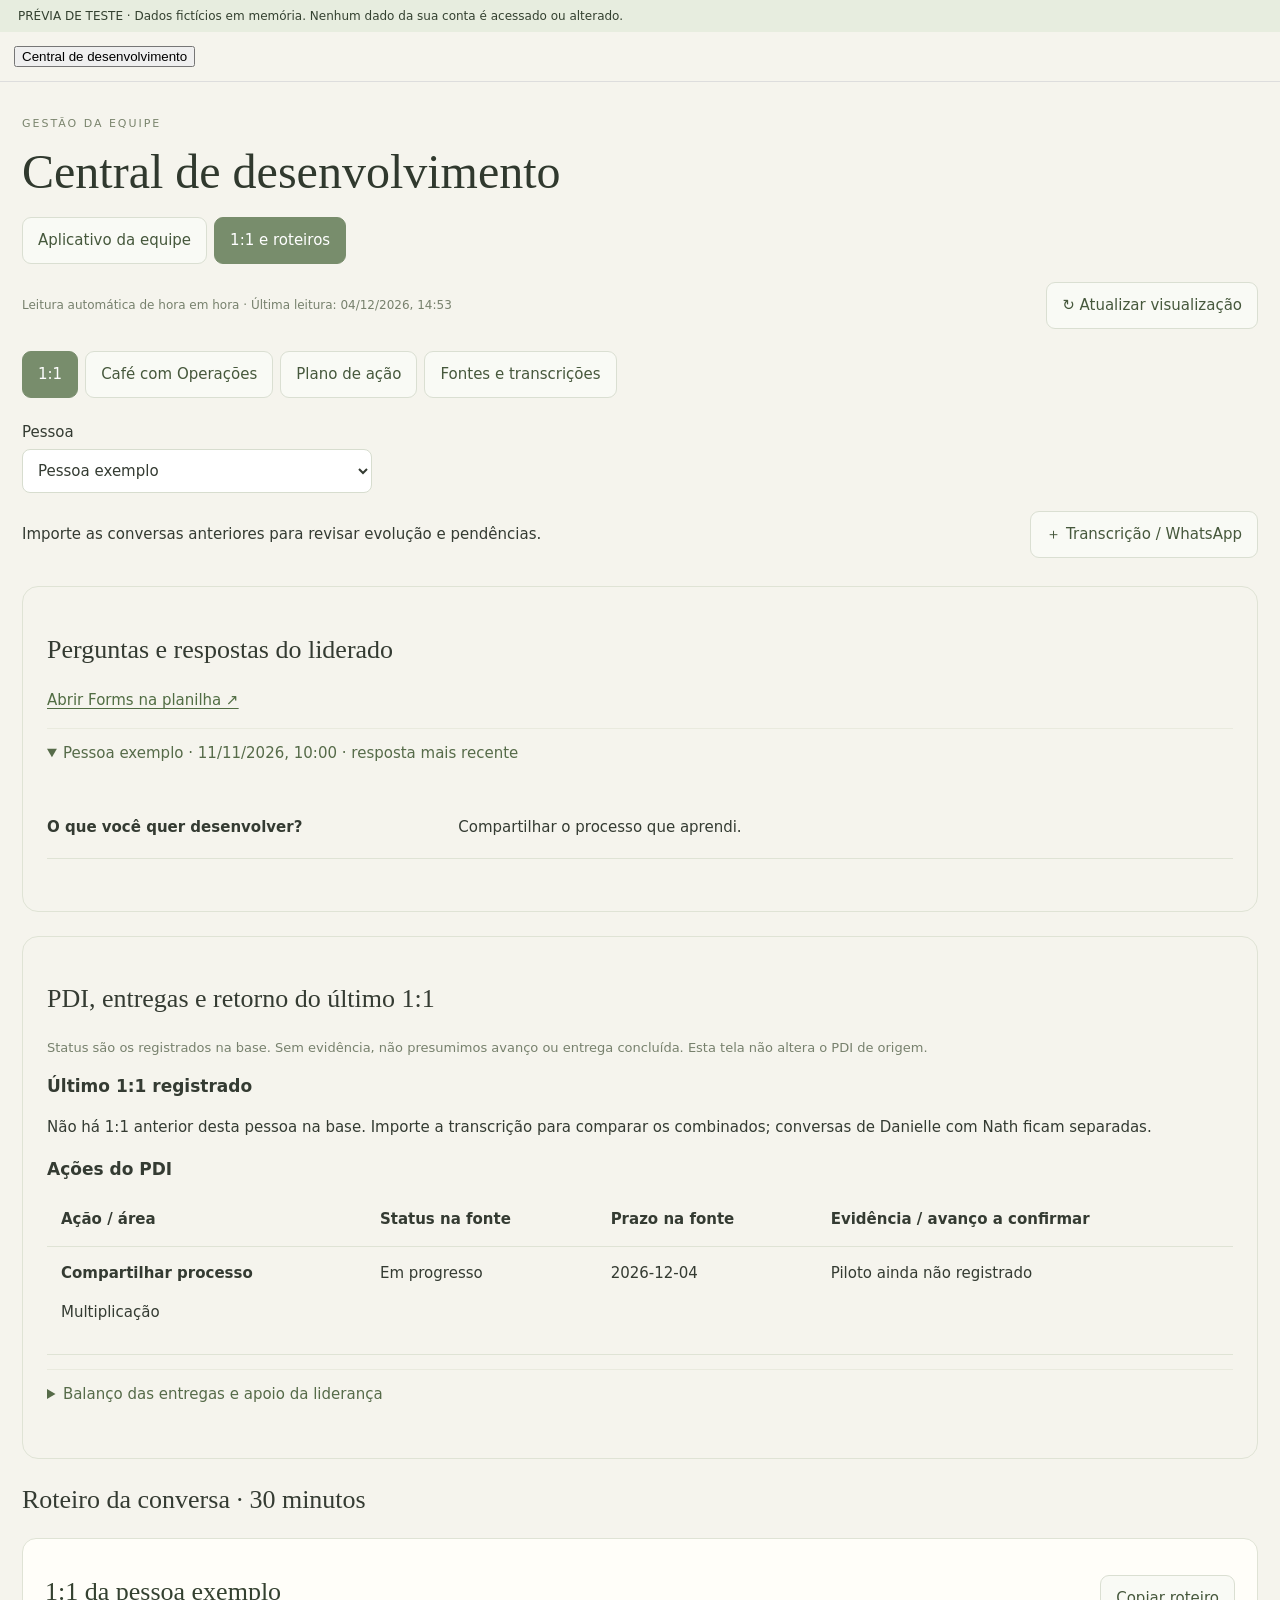
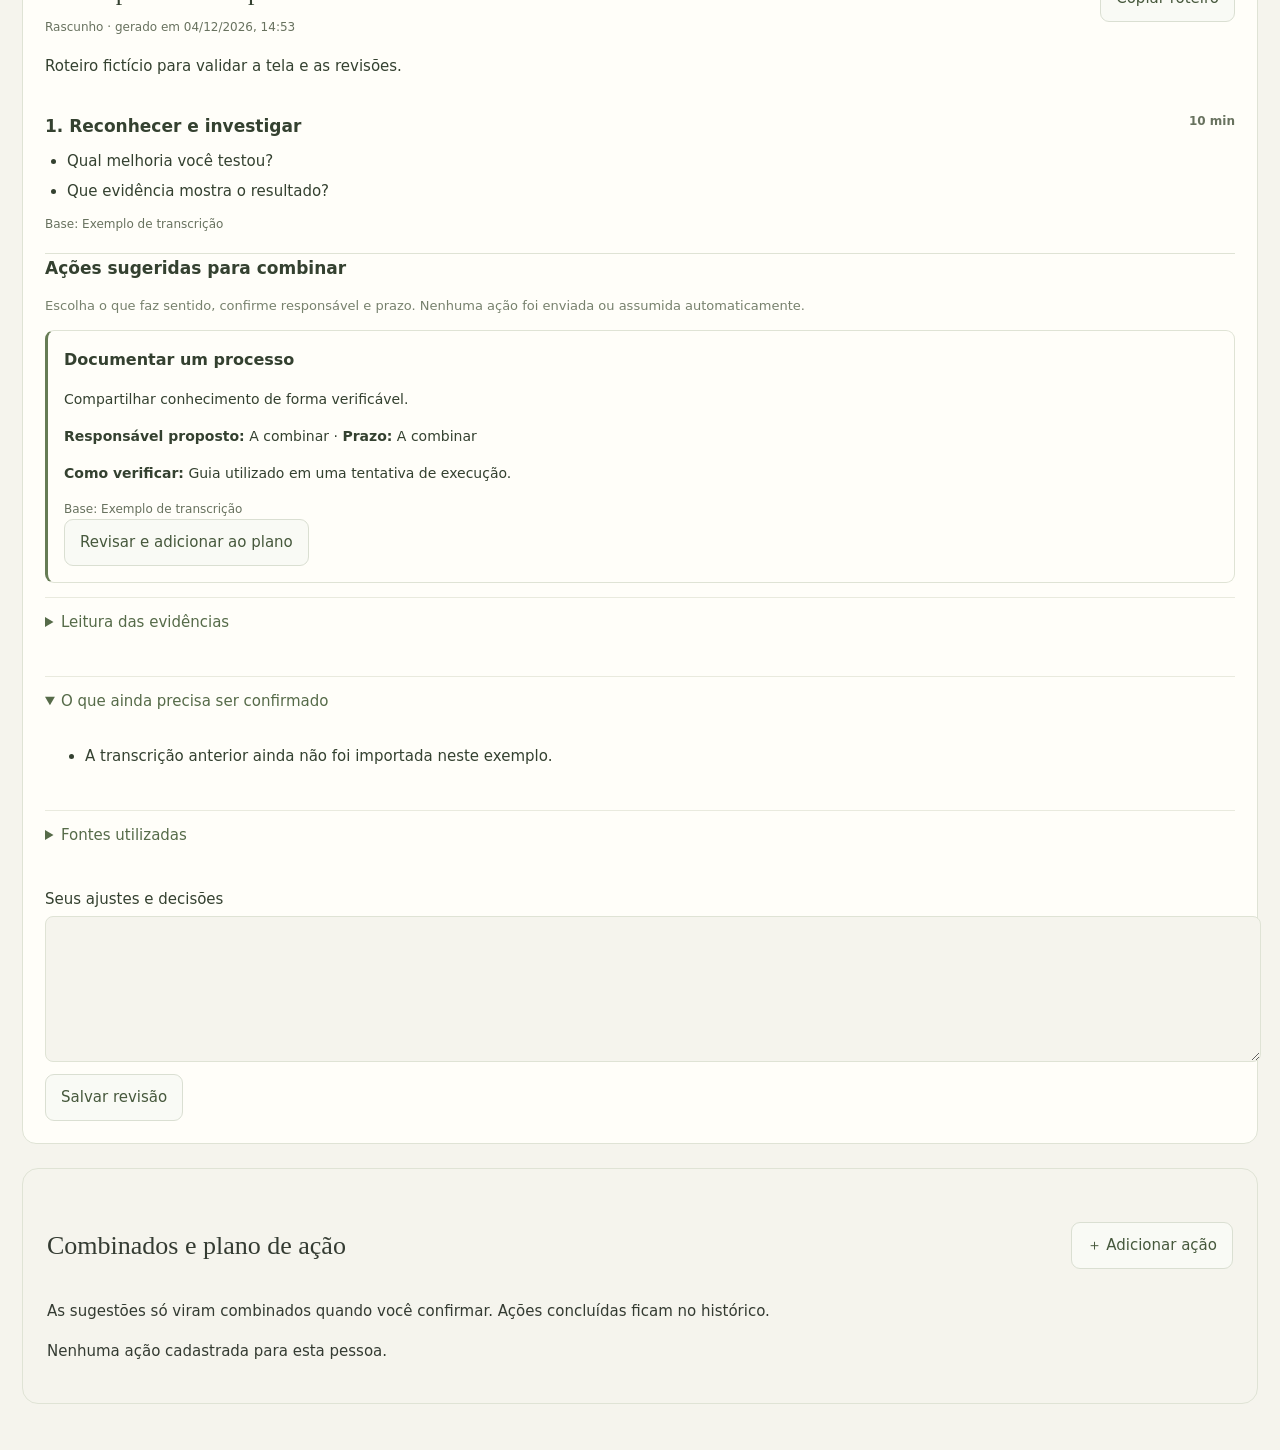
<file: tests/fixtures/team-development.html>
<!doctype html><html lang="pt-BR"><head><meta charset="utf-8"><meta name="viewport" content="width=device-width,initial-scale=1"><meta name="robots" content="noindex,nofollow"><title>Prévia · Central e roteiros da equipe</title><link rel="stylesheet" href="../../development-workspaces.css?v=1"><link rel="stylesheet" href="../../team-development.css?v=2"><style>body{margin:0;font-family:system-ui;background:#f5f4ed;color:#344130}:root{--panel:#fffef9;--bg:#f5f4ed;--text:#344130;--muted:#68725f;--line:#dfe3d5;--accent:#667c55;--bad:#a6423b}[hidden]{display:none!important}#nav{padding:14px;border-bottom:1px solid #ddd}button{cursor:pointer}</style></head><body><p style="padding:9px 18px;margin:0;background:#e7eddf;font-size:12px">PRÉVIA DE TESTE · Dados fictícios em memória. Nenhum dado da sua conta é acessado ou alterado.</p><nav id="nav"><button data-page="central">Central de desenvolvimento</button></nav><section class="page active" data-page="central"></section><script>
var currentUserId='preview-owner';const callbacks=[];
const sample={title:'1:1 da pessoa exemplo',summary:'Roteiro fictício para validar a tela e as revisões.',agenda:[{title:'Reconhecer e investigar',minutes:10,questions:['Qual melhoria você testou?','Que evidência mostra o resultado?'],source_keys:['local:example']}],evidence:[{label:'Fonte de teste',text:'Exemplo de relato registrado, sem avaliação automática de desempenho.',source_keys:['local:example']}],unknowns:['A transcrição anterior ainda não foi importada neste exemplo.'],actions:[{title:'Documentar um processo',reason:'Compartilhar conhecimento de forma verificável.',owner_proposed:'A combinar',due_proposed:null,evidence:'Guia utilizado em uma tentativa de execução.',source_keys:['local:example']}],sources:[{key:'local:example',title:'Exemplo de transcrição'}],confidentiality:'Dados fictícios.'};
const rows={os_team_sources:[{id:'s1',user_id:currentUserId,source_key:'local:example',title:'Exemplo de transcrição',person_key:'manu',kind:'transcript',content:'Uma conversa fictícia sobre processos.',analysis_status:'read',revision:1}],os_team_briefs:[{id:'b1',user_id:currentUserId,person_key:'manu',kind:'one_on_one',body:sample,created_at:new Date().toISOString(),reviewed_at:null,review_notes:''},{id:'b2',user_id:currentUserId,person_key:'manu',kind:'action_plan',body:{...sample,title:'Plano de ação de exemplo',agenda:[]},created_at:new Date().toISOString()},{id:'b3',user_id:currentUserId,person_key:'team',kind:'cafe',body:{...sample,title:'Café com Operações · exemplo'},created_at:new Date().toISOString()}],os_team_sync_state:[{user_id:currentUserId,last_success_at:new Date().toISOString(),settings:{people:[{key:'manu',name:'Pessoa exemplo',status:'active',member_id:'p1'},{key:'future',name:'Pessoa futura',status:'planned',starts_on:'2027-01'}],methods:[],sheet:{url:'https://docs.google.com/spreadsheets/d/DEMO/edit'}}}],development_workspaces:[{user_id:currentUserId,state:{team:{members:[{id:'p1',development:{actions:[{title:'Compartilhar processo',area:'Multiplicação',status:'Em progresso',evidence:'Piloto ainda não registrado',due:'2026-12-04'}],commitments:[]}}]},formsOneOnOne:{responses:[{id:'r1',memberId:'p1',submittedAt:'2026-11-11T10:00:00-03:00',respondentName:'Pessoa exemplo',answers:[{question:'O que você quer desenvolver?',answer:'Compartilhar o processo que aprendi.'}]}]}}}],one_on_ones:[]};
var sb={auth:{onAuthStateChange(fn){callbacks.push(fn);}},from(table){let patch=null,insert=false,filters=[],span=[0,999];const q={select(){return q},eq(k,v){filters.push(r=>r[k]===v);return q},is(k,v){filters.push(r=>(r[k]??null)===v);return q},range(a,b){span=[a,b];return q},upsert(p){patch=p;insert=true;return q},update(p){patch=p;return q},then(ok,bad){let result=(rows[table]||[]).filter(r=>filters.every(f=>f(r)));if(patch){if(insert){let found=(rows[table]||[]).find(r=>r.user_id===patch.user_id&&r.source_key===patch.source_key);if(found)result=[];else{const r={...patch,revision:1};rows[table].push(r);result=[r];}}else{result.forEach(r=>Object.assign(r,patch,{revision:(r.revision||0)+1}));}}else result=result.slice(span[0],span[1]+1);return Promise.resolve({data:result,error:null}).then(ok,bad);}};return q;}};
</script><script src="../../team-development.js?v=3"></script><script>document.addEventListener('DOMContentLoaded',()=>document.querySelector('[data-td-mode="work"]').click());</script></body></html>
</file>
<file: career-portfolio.css>
/* Career portfolio: an ivory workspace within Danielle OS. */
.cp-shell,.cp-dialog{--cp-paper:#faf8f1;--cp-ink:#303b33;--cp-muted:#737969;--cp-line:#e7e5d9;--cp-sage:#748d70;--cp-soft:#edf1e7;color:var(--cp-ink);font-family:inherit;line-height:1.5}
.cp-shell{background:var(--cp-paper);border:1px solid #e4e2d6;border-radius:20px;overflow:hidden;box-shadow:0 16px 50px #0002;display:grid;grid-template-columns:164px minmax(0,1fr)}
.cp-shell *,.cp-dialog *{box-sizing:border-box}
.cp-shell [hidden]{display:none!important}
.cp-shell button,.cp-dialog button{font-family:inherit;cursor:pointer}
.cp-shell button:focus-visible,.cp-shell a:focus-visible,.cp-dialog button:focus-visible,.cp-shell input:focus-visible,.cp-shell select:focus-visible,.cp-dialog input:focus-visible,.cp-dialog textarea:focus-visible,.cp-dialog select:focus-visible{outline:3px solid #8b7443;outline-offset:3px}
.cp-side{padding:28px 14px;background:#f0eee3;border-right:1px solid var(--cp-line);display:flex;flex-direction:column;gap:25px}
.cp-brand{font:22px/1.1 Georgia,serif;padding:0 10px}.cp-brand em{color:#8b825d;font-weight:400}
.cp-side nav{display:flex;flex-direction:column;gap:5px}
.cp-side nav button{border:0;background:transparent;text-align:left;color:#74796a;border-radius:7px;padding:10px 11px;font-size:12px;display:flex;align-items:center;gap:9px}
.cp-side nav button:before{content:'';display:block;width:5px;height:5px;border-radius:50%;background:#b4b9a8;flex-shrink:0}
.cp-side nav button:hover,.cp-side nav button[aria-pressed=true]{background:#fffef9;color:#34472e}
.cp-side nav button[aria-pressed=true]:before{background:var(--cp-sage)}
.cp-side-note{margin-top:auto;padding:13px 10px;border-top:1px solid #dddfcf;font-size:11px;color:var(--cp-muted)}
.cp-side-note strong{display:block;font:28px Georgia,serif;color:var(--cp-ink);margin-bottom:4px}
.cp-body{padding:29px;min-width:0}
.cp-heading{display:flex;justify-content:space-between;align-items:center;gap:16px;margin-bottom:22px}
.cp-eyebrow{font-size:10px;letter-spacing:.14em;text-transform:uppercase;color:#7d826e;margin:0 0 7px;font-weight:700}
.cp-heading h1{font:clamp(25px,2.7vw,37px)/1.15 Georgia,serif;margin:0;letter-spacing:-1px;color:#34412f}
.cp-heading h1 em{font-weight:400;color:#8c8568}.cp-subtitle{font-size:12px;color:var(--cp-muted);margin:8px 0 0}
.cp-btn{border:1px solid #d5dacb;border-radius:7px;background:#fffef9;color:#4d5c43;padding:9px 13px;font-size:12px;font-weight:600;display:inline-flex;align-items:center;justify-content:center;gap:7px;text-decoration:none}
.cp-btn:hover{background:#eaf0e2}.cp-btn.cp-primary{background:#748c6c;color:#fff;border-color:#748c6c}.cp-btn.cp-primary:hover{background:#627d5b}
.cp-btn:disabled{cursor:wait;opacity:.6}.cp-heading .cp-btn{white-space:nowrap}
.cp-filters{display:flex;align-items:end;gap:9px;flex-wrap:wrap;margin-bottom:18px}
.cp-filters label{font-size:10px;color:var(--cp-muted);display:flex;flex-direction:column;gap:4px}
.cp-filters input,.cp-filters select{min-height:37px;border:1px solid #e0e2d5;background:#fffef9;color:var(--cp-ink);border-radius:6px;padding:7px 10px;font-family:inherit;font-size:12px;max-width:100%}
.cp-filters .cp-search{flex:1;min-width:160px}.cp-filters .cp-search input{width:100%}
.cp-status{font-size:12px;color:#786342;margin:0 0 16px;padding:10px 13px;border-radius:7px;background:#f0eddf}
.cp-status:empty{display:none}.cp-status[data-error=true]{background:#fae9e1;color:#843f2e}
.cp-kpis{display:grid;grid-template-columns:repeat(5,minmax(0,1fr));gap:9px;margin-bottom:21px}
.cp-kpi{padding:14px 12px;background:#fffefb;border:1px solid var(--cp-line);border-radius:9px;min-width:0}
.cp-kpi strong{font:29px/1.1 Georgia,serif;color:#34452f;display:block}.cp-kpi span{display:block;font-size:11px;margin-top:6px}.cp-kpi small{display:block;font-size:10px;color:var(--cp-muted);margin-top:4px}
.cp-columns{display:grid;grid-template-columns:minmax(0,1.65fr) minmax(230px,1fr);gap:16px;align-items:start}
.cp-stack{display:flex;flex-direction:column;gap:16px;min-width:0}
.cp-panel{background:#fffefa;border:1px solid var(--cp-line);border-radius:10px;padding:19px;min-width:0}
.cp-panel-head{display:flex;justify-content:space-between;align-items:start;gap:12px;margin-bottom:14px}.cp-panel h2{font:19px/1.3 Georgia,serif;margin:0;color:#394533;letter-spacing:-.25px}
.cp-panel h3{font-size:13px;margin:0 0 6px}.cp-small{font-size:11px;color:var(--cp-muted)}.cp-panel-head .cp-small{white-space:nowrap}
.cp-highlights{display:grid;grid-template-columns:repeat(2,minmax(0,1fr));gap:11px;margin-bottom:18px}
.cp-highlight{border:1px solid #dce3d2;border-radius:9px;padding:15px;background:#eff3e9;min-width:0}.cp-highlight .cp-eyebrow{color:#738366}.cp-highlight h3{font:18px/1.3 Georgia,serif;margin:8px 0;color:#354b2c}.cp-highlight p{font-size:12px;margin:7px 0 12px;color:#636d59;overflow-wrap:anywhere}.cp-highlight button{background:transparent;border:0;padding:0;color:#49603b;font-size:11px;text-decoration:underline;text-underline-offset:3px}
.cp-month-title{font-size:10px;letter-spacing:.12em;text-transform:uppercase;color:#858873;margin:23px 0 7px;display:flex;align-items:center;gap:10px}.cp-month-title:after{content:'';height:1px;background:var(--cp-line);flex:1}.cp-month-title:first-child{margin-top:0}
.cp-entry{padding:14px 0;border-bottom:1px solid #efeee5}.cp-entry:last-child{border:0}.cp-entry-top{display:flex;gap:11px;align-items:start}.cp-day{font-size:11px;color:#8d907d;min-width:24px;padding-top:2px}.cp-entry-content{min-width:0;flex:1}.cp-entry-title{color:#34402e;font-size:13px;font-weight:650;line-height:1.45;overflow-wrap:anywhere}.cp-entry p{font-size:12px;color:#737864;margin:6px 0;white-space:pre-wrap;overflow-wrap:anywhere}.cp-entry-meta{font-size:10px;color:#979a8b;margin-top:7px;display:flex;gap:6px;flex-wrap:wrap;align-items:center}
.cp-tag{font-size:9px;font-weight:600;border-radius:4px;padding:3px 7px;background:#e8efdf;color:#56684b;white-space:nowrap;display:inline-block}.cp-tag[data-type=project]{background:#ece6f2;color:#7a678e}.cp-tag[data-type=course]{background:#f3edd9;color:#927f48}.cp-tag[data-type=feedback]{background:#f6e9df;color:#a07b5b}.cp-tag[data-type=talk]{background:#e3edf0;color:#61808b}.cp-tag[data-type=material]{background:#eaeae4;color:#777968}
.cp-entry-actions{display:flex;gap:10px;align-items:center;margin-top:9px}.cp-text-btn{background:transparent;border:0;color:#66795d;padding:4px 0;font-size:11px;text-decoration:underline;text-underline-offset:3px}.cp-text-btn[aria-pressed=true]{color:#8b753c}.cp-entry details summary{font-size:11px;cursor:pointer;color:#68785b;margin-top:8px}.cp-details{padding:9px 12px;background:#f6f6ee;margin-top:9px;border-radius:7px}.cp-details dl{margin:0;font-size:12px}.cp-details dt{font-size:10px;text-transform:uppercase;color:#919580;margin-top:9px}.cp-details dd{margin:4px 0 0;white-space:pre-wrap;overflow-wrap:anywhere}.cp-details a{color:#556d48}
.cp-empty{padding:32px 16px;text-align:center;color:#858a74;font-size:12px}.cp-empty .cp-empty-mark{font:39px Georgia,serif;color:#9aa78b;display:block;margin-bottom:9px}.cp-empty h3{font:21px/1.3 Georgia,serif;color:#56684a;margin:0 0 8px}.cp-empty p{max-width:290px;margin:0 auto 17px;line-height:1.7}
.cp-chart{display:flex;gap:9px;align-items:end;height:139px;margin:21px 0 0}.cp-bar-item{flex:1;min-width:0;text-align:center;display:flex;flex-direction:column;align-items:center;height:100%;justify-content:end}.cp-bar-value{font-size:9px;color:#919580;margin-bottom:5px}.cp-bar{width:min(100%,35px);border-radius:4px 4px 0 0;background:#acbda0;min-height:3px}.cp-bar-item:nth-child(3n+1) .cp-bar{background:#d9c38a}.cp-bar-item:nth-child(3n) .cp-bar{background:#879f7e}.cp-bar-item span:last-child{font-size:9px;color:#929782;margin-top:7px}
.cp-skill{display:grid;grid-template-columns:minmax(82px,1fr) 1fr 20px;gap:9px;align-items:center;font-size:11px;margin-top:13px}.cp-skill .cp-meter{height:6px;background:#eeeee3;border-radius:4px;overflow:hidden}.cp-skill .cp-meter i{display:block;height:100%;background:#a0b296;border-radius:4px}.cp-skill:nth-child(even) .cp-meter i{background:#baa9c8}.cp-skill b{font-size:10px;color:#858a76;text-align:right;font-weight:400}
.cp-quote{padding:13px;background:#f2f2e7;border-radius:7px;margin-top:10px}.cp-quote blockquote{font-size:12px;color:#5a634d;line-height:1.6;margin:0;white-space:pre-wrap;overflow-wrap:anywhere}.cp-quote cite{display:block;margin-top:8px;font-size:10px;color:#95977e;font-style:normal}
.cp-summary{background:#f2f1e5;border-color:#e9e5d2}.cp-summary textarea{width:100%;min-height:160px;resize:vertical;border:0;outline:0;background:transparent;color:#59634c;font-family:inherit;font-size:12px;line-height:1.8;padding:0}.cp-summary .cp-panel-head{align-items:center}.cp-summary-tools{display:flex;gap:9px;flex-wrap:wrap;margin-top:11px}.cp-review details>summary{font-size:12px;cursor:pointer;color:#647657}.cp-review .cp-btn{margin-top:12px}.cp-review #monthlyReview{margin-top:14px;color:#5d6c50;font-size:12px}.cp-review #monthlyReview .muted{color:#828874}
.cp-gallery{display:grid;grid-template-columns:repeat(3,minmax(0,1fr));gap:12px}.cp-asset{background:#f7f7f0;border:1px solid #e2e5d7;border-radius:8px;overflow:hidden;min-width:0}.cp-asset img{width:100%;height:145px;object-fit:cover;display:block;background:#eeeee4}.cp-asset-body{padding:12px}.cp-asset-body strong{font-size:12px;display:block;overflow-wrap:anywhere}.cp-asset-body p{font-size:10px;color:#92967f;margin:5px 0}.cp-asset-icon{height:105px;display:grid;place-items:center;background:#edf0e5;color:#95a288;font:25px Georgia,serif}.cp-footer{display:flex;justify-content:space-between;gap:15px;border-top:1px solid var(--cp-line);margin-top:20px;padding-top:15px;color:#8d917d;font-size:10px}.cp-footer a{color:#6c7e60}
.cp-dialog{background:#faf8f1;width:min(740px,calc(100% - 30px));max-height:90dvh;border:1px solid #dcdfcf;border-radius:17px;padding:0;box-shadow:0 25px 80px #0006}.cp-dialog::backdrop{background:#0b111bc9;backdrop-filter:blur(3px)}
.cp-dialog header{padding:23px 26px 18px;border-bottom:1px solid var(--cp-line);display:flex;justify-content:space-between;gap:15px;align-items:start}.cp-dialog header h2{font:26px Georgia,serif;margin:0;color:#394b30}.cp-dialog header p{margin:6px 0 0;font-size:12px;color:var(--cp-muted)}.cp-dialog .cp-close{background:transparent;border:0;font-size:25px;color:#839078;padding:0 5px}.cp-editor-body{padding:23px 26px}.cp-form-grid{display:grid;grid-template-columns:1fr 1fr;gap:16px}.cp-form-grid .cp-full{grid-column:1/-1}.cp-dialog label{display:block;font-size:12px;color:#66745a;margin-bottom:6px}.cp-dialog .field{color:#384a30;background:#fffefa;border:1px solid #dcdfcf;border-radius:7px;padding:10px 11px;width:100%;font-family:inherit;font-size:13px;line-height:1.5;box-sizing:border-box}.cp-dialog textarea.field{resize:vertical;min-height:65px}.cp-dialog .field:focus{border-color:#91a785;outline:2px solid #cddac3;outline-offset:0}.cp-dialog .field::placeholder{color:#a4a893}.cp-dialog input[type=checkbox]{accent-color:#748d70;width:auto}.cp-feature-label{display:flex!important;align-items:center;gap:9px;margin-top:16px}.cp-editor-details{margin:22px 0;color:#6d7e61;font-size:12px}.cp-editor-details summary{cursor:pointer;margin-bottom:14px}.cp-editor-help{font-size:11px;color:#8b917d;margin:7px 0 15px}.cp-editor-files{font-size:12px;margin:10px 0;display:flex;flex-direction:column;gap:7px}.cp-file-row{display:flex;align-items:center;gap:10px;padding:9px;background:#f0f1e5;border-radius:6px}.cp-file-row span{flex:1;min-width:0;overflow-wrap:anywhere}.cp-dialog footer{padding:16px 26px;position:sticky;bottom:0;background:#f4f3e9;border-top:1px solid #e0e3d3;display:flex;justify-content:end;gap:10px}.cp-dialog .cp-editor-status{font-size:12px;color:#8c4d33;white-space:pre-wrap;margin:12px 0 0}.cp-dialog .cp-editor-status:empty{display:none}
@media(min-width:1500px){.cp-body{padding:33px}.cp-shell{grid-template-columns:180px minmax(0,1fr)}}
@media(max-width:1200px){.cp-shell{grid-template-columns:136px minmax(0,1fr)}.cp-body{padding:22px}.cp-columns{grid-template-columns:1fr}.cp-insights{display:grid;grid-template-columns:repeat(2,minmax(0,1fr))}.cp-insights .cp-panel:last-child{grid-column:1/-1}.cp-side{padding:25px 9px}.cp-brand{font-size:20px}.cp-side nav button{font-size:11px;padding:9px}.cp-gallery{grid-template-columns:repeat(2,minmax(0,1fr))}}
@media(max-width:650px){.cp-shell{display:block;border-radius:13px}.cp-side{padding:17px 16px 11px;border-right:0;border-bottom:1px solid var(--cp-line);display:block}.cp-brand{font-size:20px;padding:0}.cp-side nav{flex-direction:row;overflow:auto;gap:4px;margin-top:14px;padding-bottom:4px}.cp-side nav button{white-space:nowrap;padding:8px 10px}.cp-side-note{display:none}.cp-body{padding:20px 16px}.cp-heading{align-items:start;gap:10px;flex-wrap:wrap;margin-bottom:20px}.cp-heading h1{font-size:29px}.cp-heading .cp-btn{font-size:11px}.cp-subtitle{font-size:11px}.cp-filters .cp-search{flex-basis:100%;order:3}.cp-filters label{flex:1}.cp-kpis{grid-template-columns:repeat(2,minmax(0,1fr));gap:7px}.cp-kpi{padding:12px}.cp-kpi:first-child{grid-column:1/-1;display:grid;grid-template-columns:70px 1fr;align-items:center}.cp-kpi:first-child strong{grid-row:1/3;font-size:35px}.cp-kpi:first-child span{margin:0}.cp-kpi:first-child small{margin-top:0}.cp-kpi strong{font-size:26px}.cp-panel{padding:16px}.cp-highlights,.cp-insights{display:flex;flex-direction:column}.cp-entry-top{gap:8px;flex-wrap:wrap}.cp-entry-top>.cp-tag{margin-left:32px}.cp-panel-head h2{font-size:19px}.cp-chart{gap:5px}.cp-bar-item span:last-child{font-size:8px}.cp-gallery{grid-template-columns:1fr 1fr;gap:9px}.cp-asset img{height:115px}.cp-footer{flex-direction:column;gap:5px}.cp-form-grid{grid-template-columns:1fr}.cp-form-grid .cp-full{grid-column:auto}.cp-editor-body{padding:20px}.cp-dialog header{padding:20px}.cp-dialog footer{padding:15px 20px}.cp-dialog header h2{font-size:23px}}

.cp-shell h3{text-transform:none;letter-spacing:normal}.cp-shell .cp-month-title{text-transform:uppercase;letter-spacing:.12em}
.cp-linkedin{margin-top:4px}.cp-li-layout{display:grid;grid-template-columns:minmax(0,1.8fr) minmax(230px,1fr);gap:24px;margin-top:22px}.cp-li-draft{min-width:0}.cp-li-draft label{display:block;font-size:11px;color:#6b775e;margin:0 0 7px}.cp-li-draft select,.cp-li-draft textarea{width:100%;color:#374a30;background:#fffef9;border:1px solid #dfe3d4;border-radius:8px;padding:11px 12px;font-family:inherit;font-size:13px;line-height:1.7}.cp-li-draft select{max-width:280px;min-height:42px}.cp-li-draft textarea{resize:vertical;min-height:330px}.cp-li-draft textarea:focus-visible{outline:2px solid #a6b79a;outline-offset:2px}.cp-li-meta{display:flex;justify-content:space-between;gap:10px;flex-wrap:wrap;margin-top:7px}.cp-li-evidence{border-left:1px solid #e3e5d7;padding-left:22px}.cp-li-evidence h3{color:#586b4b;font:18px/1.3 Georgia,serif}.cp-li-evidence>p{margin-bottom:16px}.cp-li-source{display:flex;gap:9px;align-items:start;padding:12px 0;border-bottom:1px solid #e9ebdf;cursor:pointer}.cp-li-source input{accent-color:#748d70;flex-shrink:0;margin-top:5px;width:15px;height:15px}.cp-li-source strong{font-size:12px;font-weight:600;color:#536348;overflow-wrap:anywhere}.cp-li-source small{display:block;font-size:10px;color:#7b836d;margin-top:5px}.cp-li-evidence #cpLinkedInSources{max-height:480px;overflow:auto;padding-right:6px}.cp-footer .cp-btn{font-size:11px;white-space:nowrap}
@media(max-width:1200px){.cp-li-layout{grid-template-columns:1fr}.cp-li-evidence{border-left:0;padding-left:0;border-top:1px solid #e3e5d7;padding-top:20px}.cp-li-evidence #cpLinkedInSources{max-height:240px}}@media(max-width:650px){.cp-linkedin .cp-panel-head{flex-wrap:wrap}.cp-li-draft textarea{min-height:300px;font-size:14px}.cp-li-layout{gap:22px}.cp-footer .cp-btn{align-self:start}}
</file>
<file: development-workspaces.css>
.dw-shell{max-width:1260px;margin:0 auto;padding:22px;color:#343b32;font:15px/1.65 system-ui,sans-serif}.dw-shell [hidden],.dw-dialog [hidden]{display:none!important}.dw-shell h1{font:400 clamp(32px,4vw,48px)/1.15 Georgia,serif;margin:5px 0 12px;color:#30392e}.dw-shell h2{font:400 26px/1.3 Georgia,serif}.dw-shell h3{font-size:17px;margin:0 0 10px}.dw-shell p{white-space:pre-wrap;overflow-wrap:anywhere}.dw-eyebrow{font-size:11px;text-transform:uppercase;letter-spacing:.18em;color:#7a846d}.dw-shell article{background:#fffefb;border:1px solid #e6e7dd;border-radius:14px;padding:22px;margin:14px 0;min-width:0}.dw-grid{display:grid;grid-template-columns:repeat(auto-fit,minmax(min(100%,290px),1fr));gap:16px}.dw-grid article{margin:0}.dw-kpis{display:grid;grid-template-columns:repeat(auto-fit,minmax(140px,1fr));gap:12px;margin:22px 0}.dw-kpis>div{background:#fffefb;border:1px solid #e7e7dd;border-radius:12px;padding:18px}.dw-kpis b{display:block;font:34px Georgia,serif}.dw-kpis span{font-size:12px;color:#737d6c}.dw-tabs{display:flex;flex-wrap:wrap;gap:7px;margin:22px 0}.dw-shell button,.dw-dialog button,.dw-shell a{font:inherit}.dw-shell button,.dw-dialog button{cursor:pointer;border:1px solid #dadfd2;border-radius:9px;background:#f9faf5;padding:10px 15px;color:#46583c;min-height:44px}.dw-shell button:disabled,.dw-dialog button:disabled{opacity:.5;cursor:wait}.dw-tabs button[aria-pressed=true],.dw-dialog button[type=submit]{background:#788d6c;color:white;border-color:#788d6c}.dw-shell a{color:#516d43;text-underline-offset:3px}.dw-shell button:hover,.dw-shell a:hover{filter:brightness(.94)}.dw-shell button:focus-visible,.dw-dialog button:focus-visible,.dw-shell a:focus-visible{outline:3px solid #a8bb9c;outline-offset:3px}.dw-toolbar{display:flex;align-items:center;justify-content:space-between;gap:12px;flex-wrap:wrap;margin:14px 0}.dw-status,.dw-muted{font-size:13px;color:#77816d}.dw-status[data-error=true],#dwDialogStatus{color:#994b38}.dw-empty{border:1px dashed #d8dccd;border-radius:12px;padding:30px;color:#737d6c}.dw-shell details{padding:12px 0;border-top:1px solid #e9eade}.dw-shell summary{cursor:pointer;color:#566b49;min-height:35px}.dw-answer{border-bottom:1px solid #eceee5;padding:15px 0}.dw-shell pre{font:13px/1.6 system-ui,sans-serif;white-space:pre-wrap;overflow-wrap:anywhere}.dw-shell progress{accent-color:#8b9e7a;max-width:80%}.dw-shell label,.dw-dialog label{display:flex;flex-direction:column;gap:5px;margin:12px 0}.dw-shell select,.dw-dialog input,.dw-dialog select,.dw-dialog textarea{font:inherit;color:#343b32;background:#fff;border:1px solid #d7ddcf;border-radius:8px;padding:11px;max-width:100%;box-sizing:border-box;min-width:0}.dw-dialog textarea{min-height:110px;resize:vertical}.dw-dialog{width:min(720px,92vw);max-height:88vh;overflow:auto;border:1px solid #dbdfd1;border-radius:16px;background:#fffef9;color:#343b32;padding:25px;box-sizing:border-box}.dw-dialog::backdrop{background:#28302488}.dw-dialog article{padding:15px;border:1px solid #dce1d4;border-radius:9px;margin:12px 0}.dw-overdue{border-left:4px solid #ba7057!important}#centralIngresseFrame{width:100%;height:75vh;min-height:500px;border:1px solid #dfe3d6;border-radius:12px;margin-top:20px}#centralIngresse{padding:20px;background:#fffefb;border:1px solid #e2e6d8;border-radius:14px}.dw-preparation ul{padding-left:20px}.dw-preparation details{margin-left:8px}@media(max-width:600px){.dw-shell{padding:12px}.dw-tabs{gap:5px}.dw-tabs button{font-size:13px;padding:8px 10px}.dw-shell article{padding:16px}.dw-kpis{grid-template-columns:1fr 1fr}.dw-dialog{padding:18px}}
</file>
<file: learning-bank.css>
.lb-shell{--lb-ink:#384233;--lb-muted:#6e7668;--lb-line:#e2e3d7;--lb-paper:#fbfaf5;--lb-sage:#7d9270;color:var(--lb-ink);background:var(--lb-paper);border:1px solid #dedfd1;border-radius:20px;padding:30px;margin-top:18px;font:14px/1.55 Inter,Arial,sans-serif;color-scheme:light}
.lb-tabs{display:flex;gap:8px;flex-wrap:wrap;margin:14px 0}.lb-tabs button{padding:10px 18px;border-radius:9px;background:transparent;border:1px solid var(--line);color:var(--text)}.lb-tabs button[aria-pressed=true]{background:#e7ecdf;color:#384233;border-color:#b5c1a9}
.lb-shell *{box-sizing:border-box}.lb-shell [hidden]{display:none!important}.lb-shell h1,.lb-shell h2,.lb-shell h3{font-family:Georgia,serif;font-weight:400;line-height:1.2;color:var(--lb-ink);margin:0}.lb-shell h1{font-size:34px;letter-spacing:-1px}.lb-shell h1 em{color:#899078}.lb-shell h2{font-size:23px}.lb-shell h3{font-size:20px}.lb-shell p{margin:6px 0}.lb-eyebrow{text-transform:uppercase;letter-spacing:2px;font-size:10px;color:var(--lb-muted)}.lb-sub{font-size:13px;color:var(--lb-muted)}.lb-header{display:flex;gap:18px;align-items:center;justify-content:space-between;margin-bottom:24px}.lb-btn,.lb-shell button{font:inherit;cursor:pointer}.lb-btn{background:#fffef9;color:var(--lb-ink);border:1px solid var(--lb-line);border-radius:7px;padding:9px 14px;min-height:40px}.lb-primary{background:var(--lb-sage);color:white;border-color:var(--lb-sage)}.lb-shell button:disabled{opacity:.55;cursor:wait}.lb-shell button:focus-visible,.lb-shell input:focus-visible,.lb-shell select:focus-visible,.lb-shell textarea:focus-visible{outline:3px solid #b39b6d;outline-offset:2px}
.lb-kpis{display:grid;grid-template-columns:repeat(5,minmax(0,1fr));gap:9px;margin-bottom:20px}.lb-kpi{padding:15px 16px;border:1px solid var(--lb-line);background:#fffef9;border-radius:9px}.lb-kpi b{display:block;font:28px Georgia,serif}.lb-kpi span{font-size:11px;color:var(--lb-muted)}.lb-tools{display:flex;gap:9px;flex-wrap:wrap;margin-bottom:20px}.lb-tools input{flex:1;min-width:180px}.lb-tools input,.lb-tools select,.lb-form input,.lb-form textarea,.lb-form select{border:1px solid #d8ddce;border-radius:7px;background:#fffefb;padding:10px;color:var(--lb-ink);font:inherit;max-width:100%}.lb-view{display:flex;gap:5px;margin:15px 0}.lb-view button[aria-pressed=true]{background:#e7ecdf;border-color:#b5c1a9}.lb-board{display:grid;grid-template-columns:repeat(3,minmax(0,1fr));gap:15px;align-items:start}.lb-topic{min-width:0;border:1px solid var(--lb-line);border-top:3px solid #b3bf9f;border-radius:9px;background:#fffef9;padding:17px}.lb-topic:nth-child(3n+2){border-top-color:#d0bb8c}.lb-topic:nth-child(3n){border-top-color:#baa6c4}.lb-topic header{display:flex;justify-content:space-between;gap:8px;padding-bottom:12px;border-bottom:1px solid var(--lb-line)}.lb-topic header span{background:#edf0e6;padding:2px 7px;border-radius:5px;font-size:12px;white-space:nowrap}.lb-entry{padding:16px 0;border-bottom:1px solid #eeeee5;overflow-wrap:anywhere}.lb-entry:last-child{border-bottom:0;padding-bottom:0}.lb-entry h4{font-size:14px;margin:7px 0;color:var(--lb-ink)}.lb-entry p{font-size:12px;white-space:pre-wrap}.lb-entry .lb-source{color:var(--lb-muted);font-size:11px}.lb-entry a{color:#566f48;text-decoration:underline}.lb-badge{font-size:10px;border-radius:4px;padding:2px 6px;background:#eee8d7;color:#72613f;display:inline-block}.lb-applied{background:#e2ebdc;color:#47633a}.lb-entry-actions{display:flex;flex-wrap:wrap;gap:5px;margin-top:12px}.lb-entry-actions button{border:0;background:transparent;color:#596b4c;font-size:11px;padding:5px;text-decoration:underline;min-height:34px}.lb-empty{padding:35px;text-align:center;border:1px dashed #cbd1bd;border-radius:10px;grid-column:1/-1}.lb-empty p{color:var(--lb-muted)}.lb-status{min-height:20px;font-size:12px;color:var(--lb-muted)}.lb-status[data-error=true]{color:#a43737}.lb-review-intro{background:#eeefdf;padding:15px 18px;border-radius:9px;margin:15px 0}.lb-form{display:grid;gap:14px}.lb-form label{display:grid;gap:5px;font-size:12px;color:#59634e}.lb-fields{display:grid;grid-template-columns:1fr 1fr;gap:12px}.lb-form textarea{min-height:90px;resize:vertical}.lb-check{display:flex!important;align-items:center;gap:9px!important}.lb-check input{width:18px;height:18px;accent-color:#7d9270}.lb-form-actions{display:flex;justify-content:space-between;gap:8px;flex-wrap:wrap}.lb-dialog{border:1px solid #d8ddce;padding:25px;border-radius:16px;max-width:660px;width:calc(100% - 28px);max-height:90vh;overflow:auto;background:#fbfaf5;color:#384233;color-scheme:light}.lb-dialog::backdrop{background:#111c22aa}.lb-dialog header{display:flex;justify-content:space-between;align-items:center;margin-bottom:20px}.lb-dialog h2{font:26px Georgia,serif;margin:0}.lb-dialog button{cursor:pointer}.lb-dialog .lb-form input,.lb-dialog .lb-form textarea,.lb-dialog .lb-form select{width:100%}.lb-dialog .lb-check input{width:18px}.lb-history{margin-top:25px;border-top:1px solid var(--lb-line);padding-top:16px}.lb-history summary{cursor:pointer}.lb-history article{margin:12px 0;padding:12px;background:#f1f1e7;border-radius:8px;white-space:pre-wrap;overflow-wrap:anywhere}
@media(max-width:1100px){.lb-board{grid-template-columns:repeat(2,minmax(0,1fr))}.lb-kpis{grid-template-columns:repeat(3,minmax(0,1fr))}}@media(max-width:650px){.lb-shell{padding:18px 14px;border-radius:14px}.lb-shell h1{font-size:29px}.lb-header{align-items:start;flex-direction:column;gap:12px}.lb-board{grid-template-columns:1fr}.lb-kpis{grid-template-columns:repeat(2,minmax(0,1fr))}.lb-kpi{padding:10px}.lb-kpi b{font-size:25px}.lb-fields{grid-template-columns:1fr}.lb-tools>*{width:100%}.lb-dialog{padding:18px}.lb-view{flex-wrap:wrap}}

/* Connected application in the existing Development central. */
.ci-open{display:inline-flex;align-items:center;justify-content:center;text-decoration:none;white-space:nowrap}.ci-access{display:flex;align-items:center;justify-content:space-between;gap:24px;padding:22px;border:1px solid var(--lb-line);border-radius:10px;background:#f1f4e9;margin:16px 0}.ci-access>div{max-width:760px;min-width:0}.ci-access h2{font-size:22px}.ci-access p{font-size:13px;margin:10px 0;color:#5d6c51}.ci-access button{flex:0 0 auto}.ci-frame{display:block;width:100%;height:calc(100vh - 200px);min-height:720px;border:1px solid var(--lb-line);border-radius:12px;background:#fffef9}.ci-shell{min-width:0}.ci-shell [hidden]{display:none!important}@media(max-width:650px){.ci-access{flex-direction:column;align-items:stretch;padding:17px;gap:12px}.ci-frame{height:78vh;min-height:540px}.ci-open{white-space:normal}.ci-shell .lb-header{align-items:stretch}.ci-shell .lb-header>a{align-self:start}}
</file>
<file: focus-workspace.css>
.fp-shell{--fp-ink:#354330;--fp-muted:#747d69;--fp-line:#e3e6d8;--fp-sage:#7a9070;background:#faf8f1;color:var(--fp-ink);border:1px solid #e0e3d3;border-radius:20px;overflow:hidden;display:grid;grid-template-columns:142px minmax(0,1fr);line-height:1.5;box-shadow:0 16px 50px #0002}
.fp-shell *{box-sizing:border-box}.fp-shell [hidden]{display:none!important}.fp-shell button,.fp-shell input,.fp-shell select{font-family:inherit}.fp-shell button{cursor:pointer}.fp-shell button:focus-visible,.fp-shell input:focus-visible,.fp-shell select:focus-visible{outline:3px solid #b2c2a5;outline-offset:3px}.fp-shell button:disabled{cursor:default;opacity:.5}.fp-shell h1,.fp-shell h2,.fp-shell h3{color:var(--fp-ink);text-transform:none;letter-spacing:normal}.fp-shell h2{font:19px/1.3 Georgia,serif;margin:0 0 14px}.fp-shell h3{font-size:11px;margin:0 0 12px;font-weight:600}
.fp-side{background:#efeee3;border-right:1px solid var(--fp-line);padding:28px 12px;display:flex;flex-direction:column;gap:27px}.fp-brand{font:22px/1.1 Georgia,serif;padding:0 8px}.fp-brand em{color:#8d8567;font-weight:400}.fp-side nav{display:flex;flex-direction:column;gap:6px}.fp-side nav button{font-size:11px;color:#727b65;border:0;background:transparent;border-radius:6px;padding:10px;text-align:left;display:flex;align-items:center;gap:8px}.fp-side nav button:before{content:'';width:5px;height:5px;background:#bac1ae;border-radius:50%;flex-shrink:0}.fp-side nav button[aria-pressed=true],.fp-side nav button:hover{background:#fffef9;color:#425637}.fp-side nav button[aria-pressed=true]:before{background:#7c9470}.fp-goal{margin-top:auto;padding:13px 9px;background:#fffdf6;border:1px solid #e4e5d7;border-radius:8px}.fp-goal strong{font:27px Georgia,serif;display:block}.fp-goal span,.fp-goal small{font-size:10px;display:block;color:#7d856f;margin-top:6px}.fp-goal-track{height:4px;background:#e9eddf;border-radius:6px;overflow:hidden;margin-top:12px}.fp-goal-track i{display:block;height:100%;background:#8ca17c}
.fp-body{padding:28px;min-width:0}.fp-heading{display:flex;justify-content:space-between;gap:14px;align-items:center;margin-bottom:22px}.fp-eyebrow{font-size:9px;letter-spacing:.14em;font-weight:600;color:#81886f;margin:0 0 7px}.fp-heading h1{font:clamp(27px,2.7vw,37px)/1.15 Georgia,serif;margin:0;letter-spacing:-.7px}.fp-heading h1 em{color:#8c8464;font-weight:400}.fp-heading>div>p:last-child{font-size:12px;color:#7c826f;margin:9px 0 0}.fp-btn{padding:9px 12px;font-size:11px;font-weight:600;line-height:1.5;border:1px solid #d8dfcd;border-radius:7px;color:#566a49;background:#fffef9;white-space:nowrap}.fp-btn:hover{background:#edf2e7}.fp-btn.fp-primary{background:#7a9170;border-color:#7a9170;color:white}.fp-btn.fp-primary:hover{background:#667f5c}.fp-toolbar{display:flex;gap:9px;align-items:end;flex-wrap:wrap;margin-bottom:18px}.fp-toolbar label{display:flex;flex-direction:column;gap:4px;font-size:10px;color:#7a826e}.fp-toolbar input{border:1px solid #e1e5d5;border-radius:6px;color:#46583b;background:#fffef9;padding:7px 9px;font-size:12px;min-height:37px}.fp-toolbar>span{flex:1;min-width:170px;align-self:center;margin-left:8px}.fp-small{font-size:11px;color:var(--fp-muted)}.fp-notice{font-size:12px;line-height:1.7;background:#eeeedf;border-radius:7px;padding:10px 13px;color:#7b6c49;margin:0 0 18px}.fp-notice:empty{display:none}.fp-notice[data-error=true]{background:#f7e9e1;color:#8d5138}
.fp-kpis{display:grid;grid-template-columns:repeat(5,minmax(0,1fr));gap:9px;margin-bottom:19px}.fp-kpi{background:#fffefb;border:1px solid #e5e7db;border-radius:8px;padding:13px 11px;min-width:0}.fp-kpi b{font:24px/1.2 Georgia,serif;display:block;letter-spacing:-.5px}.fp-kpi span{display:block;font-size:10px;color:#707b63;margin-top:7px}.fp-kpi small{font-size:9px;color:#8c927f;display:block;margin-top:4px}
.fp-columns{display:grid;grid-template-columns:minmax(200px,.9fr) minmax(280px,1.45fr) minmax(190px,.8fr);gap:14px;align-items:start}.fp-columns[data-plan=true]{grid-template-columns:1fr}.fp-panel{background:#fffef9;border:1px solid #e4e7d8;border-radius:10px;padding:18px;min-width:0}.fp-panel-head{display:flex;justify-content:space-between;align-items:start;gap:10px;margin-bottom:12px}.fp-panel-head h2{margin:0}.fp-badge{font-size:9px;color:#8f795c;background:#f1eadb;border-radius:4px;padding:3px 6px;white-space:nowrap}.fp-timer-panel{padding:18px 14px;text-align:center}.fp-timer-panel .fp-panel-head{display:block;text-align:left}.fp-timer-panel .fp-panel-head h2{margin-bottom:7px}.fp-timer-modes{display:flex;gap:4px;justify-content:center;margin:18px 0 15px}.fp-timer-modes button{font-size:10px;border:0;background:transparent;color:#89917a;border-radius:5px;padding:6px 13px}.fp-timer-modes button[aria-pressed=true]{background:#ecf0e4;color:#566c48}.fp-clock{--fp-progress:0deg;width:170px;height:170px;border-radius:50%;background:conic-gradient(#c7987b var(--fp-progress),#eeeade 0deg);padding:7px;margin:10px auto 19px;transform:rotate(-90deg)}.fp-clock>div{width:100%;height:100%;background:#fffef9;border-radius:50%;display:flex;flex-direction:column;justify-content:center;transform:rotate(90deg)}.fp-clock time{font-size:35px;font-weight:500;line-height:1.2;font-variant-numeric:tabular-nums;letter-spacing:-1px}.fp-clock span{font-size:9px;color:#929780;margin-top:7px}.fp-clock[data-kind=break]{background:conic-gradient(#a2b596 var(--fp-progress),#eeeade 0deg)}.fp-now-label{font-size:8px;letter-spacing:.15em;color:#9b9e87;margin:0 0 5px}.fp-current-task{font-size:12px;font-weight:600;color:#526346;margin:0 auto 17px;max-width:220px;overflow-wrap:anywhere}.fp-timer-actions{display:flex;gap:6px;flex-wrap:wrap;justify-content:center}.fp-timer-actions .fp-btn{font-size:10px;padding:8px 10px}.fp-timer-panel>#fpTimerHint{font-size:10px;line-height:1.7;margin:14px 2px 0}.fp-recent{text-align:left;border-top:1px solid #edeee3;padding-top:17px;margin-top:20px}.fp-recent h3{font-size:9px;letter-spacing:.08em;text-transform:uppercase;color:#969b85}.fp-session-row{display:flex;justify-content:space-between;gap:8px;padding:7px 0;font-size:10px;color:#7b846f}.fp-session-row span:first-child{overflow-wrap:anywhere}.fp-session-row time{color:#9a9f8c;white-space:nowrap}.fp-session-row small{color:#939b83}
.fp-plan-panel>.fp-small{margin-top:0}.fp-task{padding:13px 0;border-bottom:1px solid #ecefe2}.fp-task-main{display:flex;align-items:start;gap:8px}.fp-task-main input[type=checkbox]{accent-color:#839b76;width:14px;height:14px;flex-shrink:0;margin-top:4px}.fp-task-name{flex:1;min-width:0;font-size:12px;color:#4c5c40;line-height:1.6;overflow-wrap:anywhere}.fp-task[data-done=true] .fp-task-name{text-decoration:line-through;color:#939a86}.fp-focus-pick{width:25px;height:25px;flex-shrink:0;border:1px solid #dce4d3;border-radius:50%;background:#f8faf3;color:#7b906f;font-size:10px;padding:0}.fp-task[data-selected=true]{background:#f4f3e7;border-radius:7px;padding:13px 8px;margin:0 -8px}.fp-task-meta{display:flex;gap:8px;flex-wrap:wrap;align-items:center;margin-top:8px;padding-left:22px}.fp-task-meta label{font-size:9px;color:#919882;display:flex;gap:4px;align-items:center}.fp-task-meta input{width:47px;border:1px solid #e1e6d6;border-radius:4px;padding:4px;color:#657852;background:#fffef9;font-size:10px}.fp-task-meta select{font-size:9px;border:1px solid #e1e6d6;border-radius:4px;padding:4px;background:#fffef9;color:#7e896d;width:90px}.fp-task-meta small{font-size:9px;color:#9c9f8a}.fp-task-remove{border:0;background:transparent;color:#959d86;font-size:9px;cursor:pointer;padding:2px}.fp-add-plan{border-top:1px solid #e5e9db;margin-top:18px;padding-top:15px;display:flex;gap:7px;flex-wrap:wrap}.fp-add-plan label{font-size:10px;color:#7b866c;width:100%}.fp-add-plan select{width:100%;min-width:0;font-size:11px;color:#6a7c59;border:1px solid #dde4d2;border-radius:6px;padding:9px;background:#fcfdf7}.fp-plan-help{font-size:10px;line-height:1.7;margin:15px 0 0}.fp-empty{text-align:center;padding:30px 12px;font-size:12px;color:#899478}.fp-empty strong{display:block;font:20px Georgia,serif;color:#697e55;margin-bottom:10px}.fp-text-btn{border:0;background:transparent;color:#6e825c;text-decoration:underline;text-underline-offset:3px;font-size:11px;padding:4px 0}
.fp-stack{display:flex;flex-direction:column;gap:14px}.fp-stack .fp-panel{padding:16px}.fp-stack .fp-panel h2{font-size:17px}.fp-area{display:grid;grid-template-columns:55px minmax(0,1fr) 38px;gap:7px;font-size:9px;color:#808c71;align-items:center;margin:12px 0}.fp-area-track{height:6px;border-radius:4px;background:#eeeee3;overflow:hidden}.fp-area-track i{display:block;height:100%;background:#a1b591;border-radius:4px}.fp-area:nth-child(2) i{background:#c3b3d0}.fp-area:nth-child(3) i{background:#dbc388}.fp-area:nth-child(4) i{background:#cbbda7}.fp-area span:last-child{text-align:right}.fp-week{display:flex;gap:7px;align-items:end;height:105px;margin-top:17px}.fp-week-day{flex:1;min-width:0;display:flex;flex-direction:column;justify-content:end;text-align:center;height:100%;align-items:center}.fp-week-day i{background:#d9c5a9;display:block;width:90%;max-width:28px;border-radius:3px 3px 0 0;min-height:2px}.fp-week-day:last-child i{background:#c99c84}.fp-week-day span{font-size:8px;color:#919b80;margin-top:5px}.fp-week-day small{font-size:8px;color:#a3aa94;margin-bottom:4px}.fp-tip{background:#f0f3e8}.fp-tip p{line-height:1.7}.fp-footer{display:flex;justify-content:space-between;align-items:center;gap:12px;border-top:1px solid #e1e5d7;padding-top:16px;margin-top:20px;font-size:10px;color:#89937b}.fp-history-item{display:grid;grid-template-columns:90px minmax(0,1fr) 90px;gap:15px;padding:15px 0;border-bottom:1px solid #e9eddf;align-items:start;font-size:12px}.fp-history-item:last-child{border-bottom:0}.fp-history-item time{font-size:10px;color:#889579}.fp-history-item strong{display:block;font-size:12px;font-weight:600;color:#546d44}.fp-history-item small{display:block;font-size:10px;color:#8a957d;margin-top:5px}.fp-history-item>span:last-child{text-align:right;color:#7f8b71;font-size:11px}.fp-settings form{display:flex;gap:16px;flex-wrap:wrap;margin-top:25px;align-items:end}.fp-settings label{display:flex;flex-direction:column;gap:7px;font-size:12px;color:#7e896f}.fp-settings input{padding:10px;border:1px solid #dce4d2;border-radius:7px;background:#fffef8;color:#566e44;width:130px}.fp-legacy{margin-top:20px}.fp-legacy>summary{cursor:pointer;color:var(--muted);font-size:13px;padding:10px}.fp-stat-grid{display:grid;grid-template-columns:1fr 1fr;gap:25px;margin-top:25px}.fp-stat-grid h3{font:18px Georgia,serif}.fp-stat-grid .fp-area{grid-template-columns:80px 1fr 65px;font-size:12px}.fp-stat-grid .fp-week{height:150px}.fp-stat-grid .fp-week-day span,.fp-stat-grid .fp-week-day small{font-size:11px}
@media(max-width:1300px){.fp-columns{grid-template-columns:minmax(220px,.85fr) minmax(270px,1.4fr)}.fp-columns>.fp-stack{grid-column:1/-1;display:grid;grid-template-columns:1fr 1fr 1fr}.fp-body{padding:23px}.fp-shell{grid-template-columns:130px minmax(0,1fr)}.fp-kpi b{font-size:22px}.fp-clock{width:180px;height:180px}.fp-clock time{font-size:38px}}
@media(max-width:1050px){.fp-columns{grid-template-columns:1fr}.fp-columns>.fp-stack{grid-template-columns:1fr 1fr}.fp-columns>.fp-stack .fp-tip{grid-column:1/-1}.fp-timer-panel{display:grid;grid-template-columns:1fr 1fr;gap:0 20px;text-align:left}.fp-timer-panel .fp-panel-head{grid-column:1/-1}.fp-timer-modes{grid-column:1;justify-content:start;margin:9px 0}.fp-clock{grid-column:1;grid-row:3/9;margin:8px 0 0}.fp-now-label,.fp-current-task,.fp-timer-actions,.fp-timer-panel>#fpTimerHint{grid-column:2}.fp-timer-panel .fp-recent{grid-column:1/-1}.fp-current-task{margin:0 0 12px}.fp-timer-actions{justify-content:start}.fp-kpis{grid-template-columns:repeat(3,1fr)}.fp-kpi:last-child{grid-column:span 2}}
@media(max-width:650px){.fp-shell{display:block;border-radius:13px}.fp-side{display:block;padding:19px 16px 11px;border-right:0;border-bottom:1px solid #e1e6d5}.fp-brand{font-size:22px;padding:0}.fp-side nav{flex-direction:row;overflow:auto;margin-top:13px;padding-bottom:5px}.fp-side nav button{white-space:nowrap;padding:9px 10px}.fp-goal{display:none}.fp-body{padding:21px 15px}.fp-heading{flex-wrap:wrap;align-items:start;gap:14px}.fp-heading h1{font-size:31px}.fp-heading>div>p:last-child{font-size:11px}.fp-toolbar>span{flex-basis:100%;margin:4px 0 0}.fp-kpis{grid-template-columns:1fr 1fr;gap:7px}.fp-kpi:first-child{grid-column:1/-1}.fp-kpi:last-child{grid-column:auto}.fp-kpi{padding:12px}.fp-kpi b{font-size:25px}.fp-timer-panel{display:block;text-align:center;padding:20px 16px}.fp-timer-panel .fp-panel-head{text-align:center}.fp-timer-modes{justify-content:center;margin:18px 0}.fp-clock{width:200px;height:200px;margin:10px auto 24px}.fp-clock time{font-size:43px}.fp-current-task{margin:0 auto 15px}.fp-timer-actions{justify-content:center}.fp-timer-panel>#fpTimerHint{margin-top:15px}.fp-columns>.fp-stack{display:flex}.fp-panel{padding:17px 15px}.fp-history-item{grid-template-columns:65px minmax(0,1fr);gap:10px}.fp-history-item>span:last-child{grid-column:2;text-align:left}.fp-footer{flex-direction:column;align-items:start;gap:8px}.fp-stat-grid{grid-template-columns:1fr}.fp-settings form{display:grid;grid-template-columns:1fr}.fp-settings input{width:100%}}
</file>
<file: team-development.css>
.td-shell #tdApp{min-width:0}.td-shell #centralIngresseFrame{display:block;width:100%;height:calc(100dvh - 275px);min-height:680px;margin:14px 0 0;border:1px solid var(--line);border-radius:12px;background:var(--panel)}.td-shell #centralIngresseFrame[hidden]{display:none!important}.td-shell [hidden]{display:none!important}.td-shell header>h1{margin-bottom:0}.td-shell>.dw-tabs{margin:18px 0}.td-shell #tdPersonWrap{max-width:350px}.td-shell #tdStatus{font-size:13px;color:var(--muted)}.td-shell #tdStatus[data-error=true],#tdSourceStatus,.td-error{color:var(--bad)}.td-shell article{background:var(--panel);color:var(--text);border-color:var(--line)}.td-brief>header{align-items:flex-start}.td-brief>header h2{margin:0 0 5px}.td-brief small{color:var(--muted);font-size:12px}.td-agenda{padding:18px 0;border-bottom:1px solid var(--line)}.td-agenda h3{font-size:17px;margin:0 0 9px;text-transform:none;letter-spacing:normal}.td-agenda h3 small{float:right;margin-left:12px}.td-agenda ul{margin:5px 0 10px;padding-left:22px}.td-agenda li{margin:6px 0}.td-evidence{display:block;line-height:1.7}.td-action{border:1px solid var(--line);border-left:3px solid var(--accent);border-radius:9px;margin:14px 0;padding:16px}.td-action h3{font-size:16px;text-transform:none;letter-spacing:normal}.td-action p{font-size:14px}.td-shell #tdReviewForm textarea{font:inherit;width:100%;min-height:120px;resize:vertical;padding:12px;color:var(--text);background:var(--bg);border:1px solid var(--line);border-radius:8px}.td-shell #tdBody pre{font:13px/1.6 system-ui;white-space:pre-wrap;overflow-wrap:anywhere;max-height:440px;overflow:auto}.td-shell #tdSync{max-width:780px;font-size:12px}.td-shell #tdBody details{margin-top:14px}.td-shell #tdBody details summary{min-height:40px}#tdSourceDialog input,#tdSourceDialog textarea,#tdSourceDialog select{color:var(--text);background:var(--panel);border-color:var(--line)}#tdSourceDialog{background:var(--panel);color:var(--text)}#tdSourceDialog textarea{min-height:200px}@media(max-width:600px){.td-shell #centralIngresseFrame{height:75dvh;min-height:650px}.td-shell .dw-tabs button{font-size:12px}.td-agenda h3 small{float:none;display:block;margin:6px 0}.td-brief>header h2{font-size:23px}}


.td-panel{margin:24px 0;padding:24px;border:1px solid var(--line);border-radius:16px;background:var(--card,var(--bg))}.td-answers{margin:16px 0}.td-answers>div{display:grid;grid-template-columns:minmax(220px,1fr) 2fr;gap:24px;padding:18px 0;border-bottom:1px solid var(--line)}.td-answers dt{font-weight:600}.td-answers dd{margin:0;white-space:pre-wrap}.td-scroll{overflow-x:auto}.td-scroll table{border-collapse:collapse;width:100%;min-width:680px}.td-scroll th,.td-scroll td{text-align:left;vertical-align:top;padding:14px;border-bottom:1px solid var(--line)}.td-scroll small{display:block}.td-preserve{white-space:pre-wrap}#tdActionDialog input,#tdActionDialog select,#tdActionDialog textarea{width:100%}#tdActionDialog label{display:block;margin:12px 0}@media(max-width:700px){.td-answers>div{grid-template-columns:1fr;gap:8px}.td-panel{padding:16px}}
</file>
